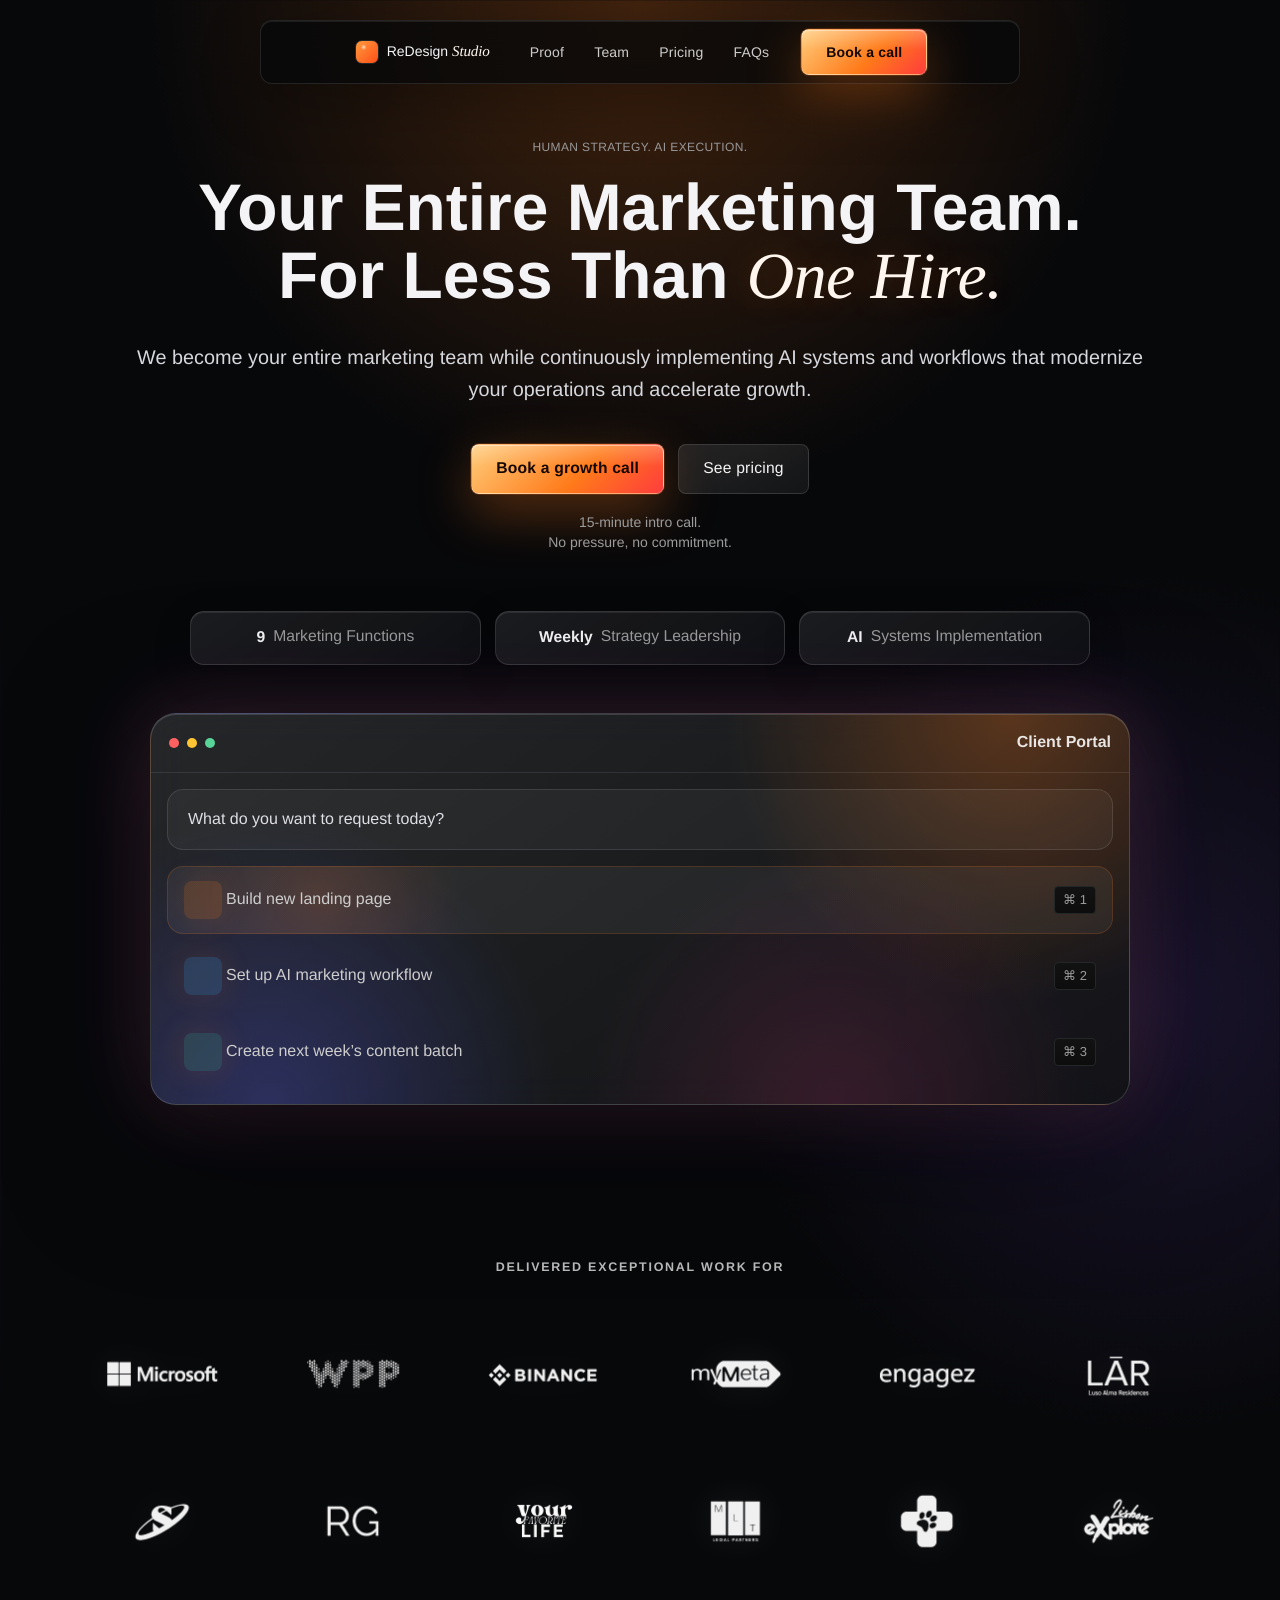
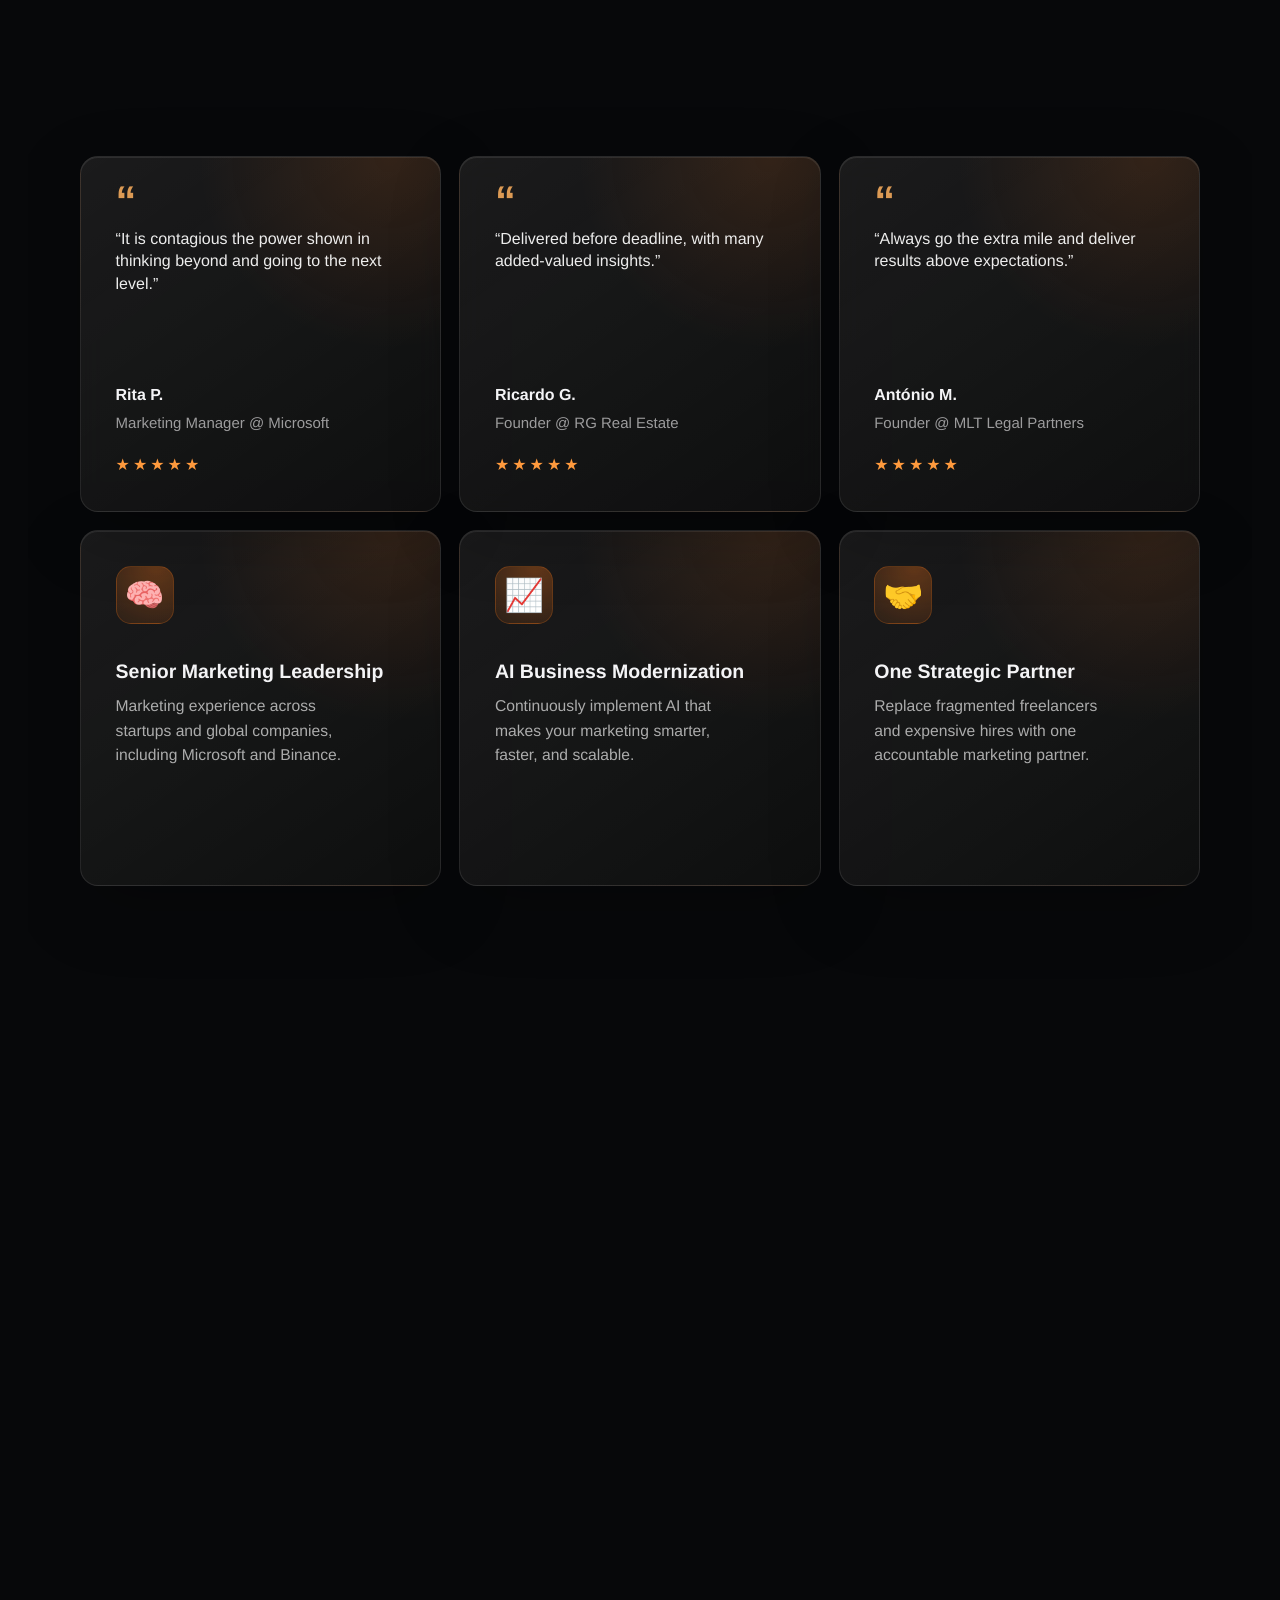
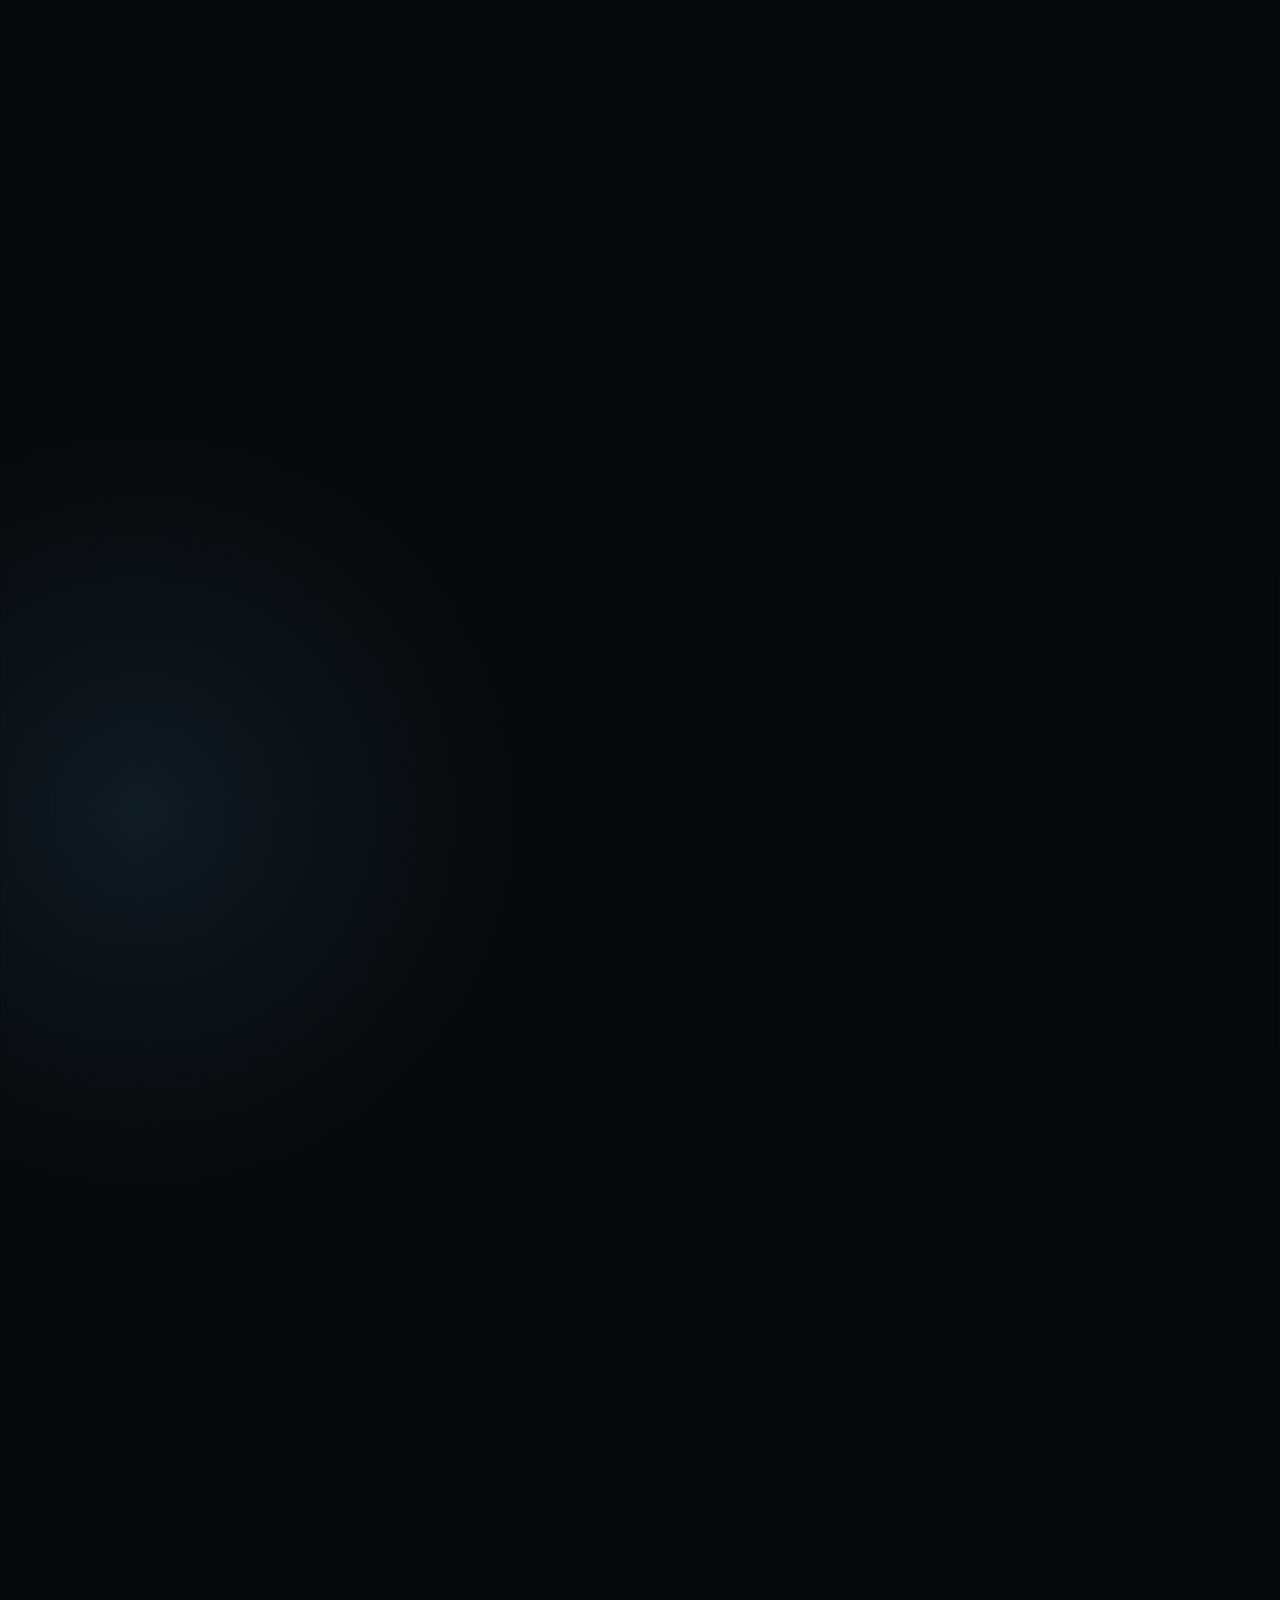
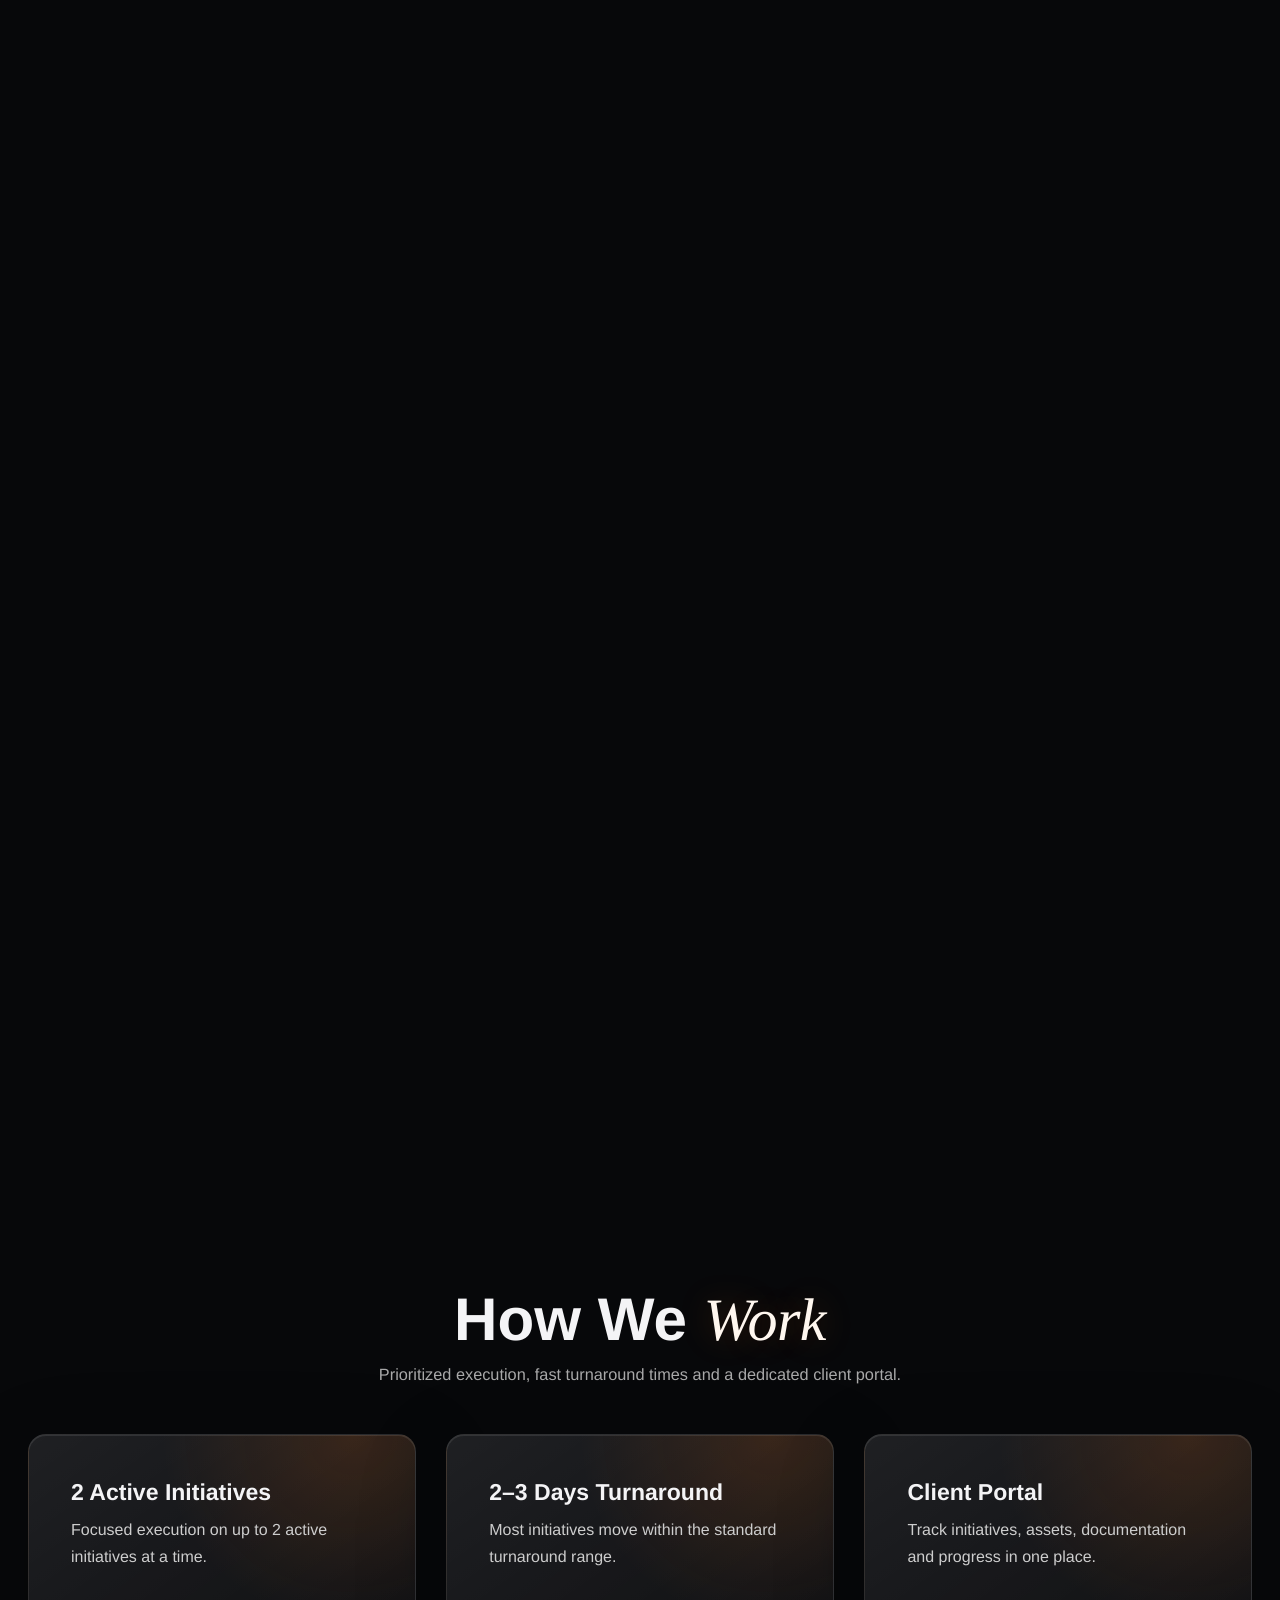
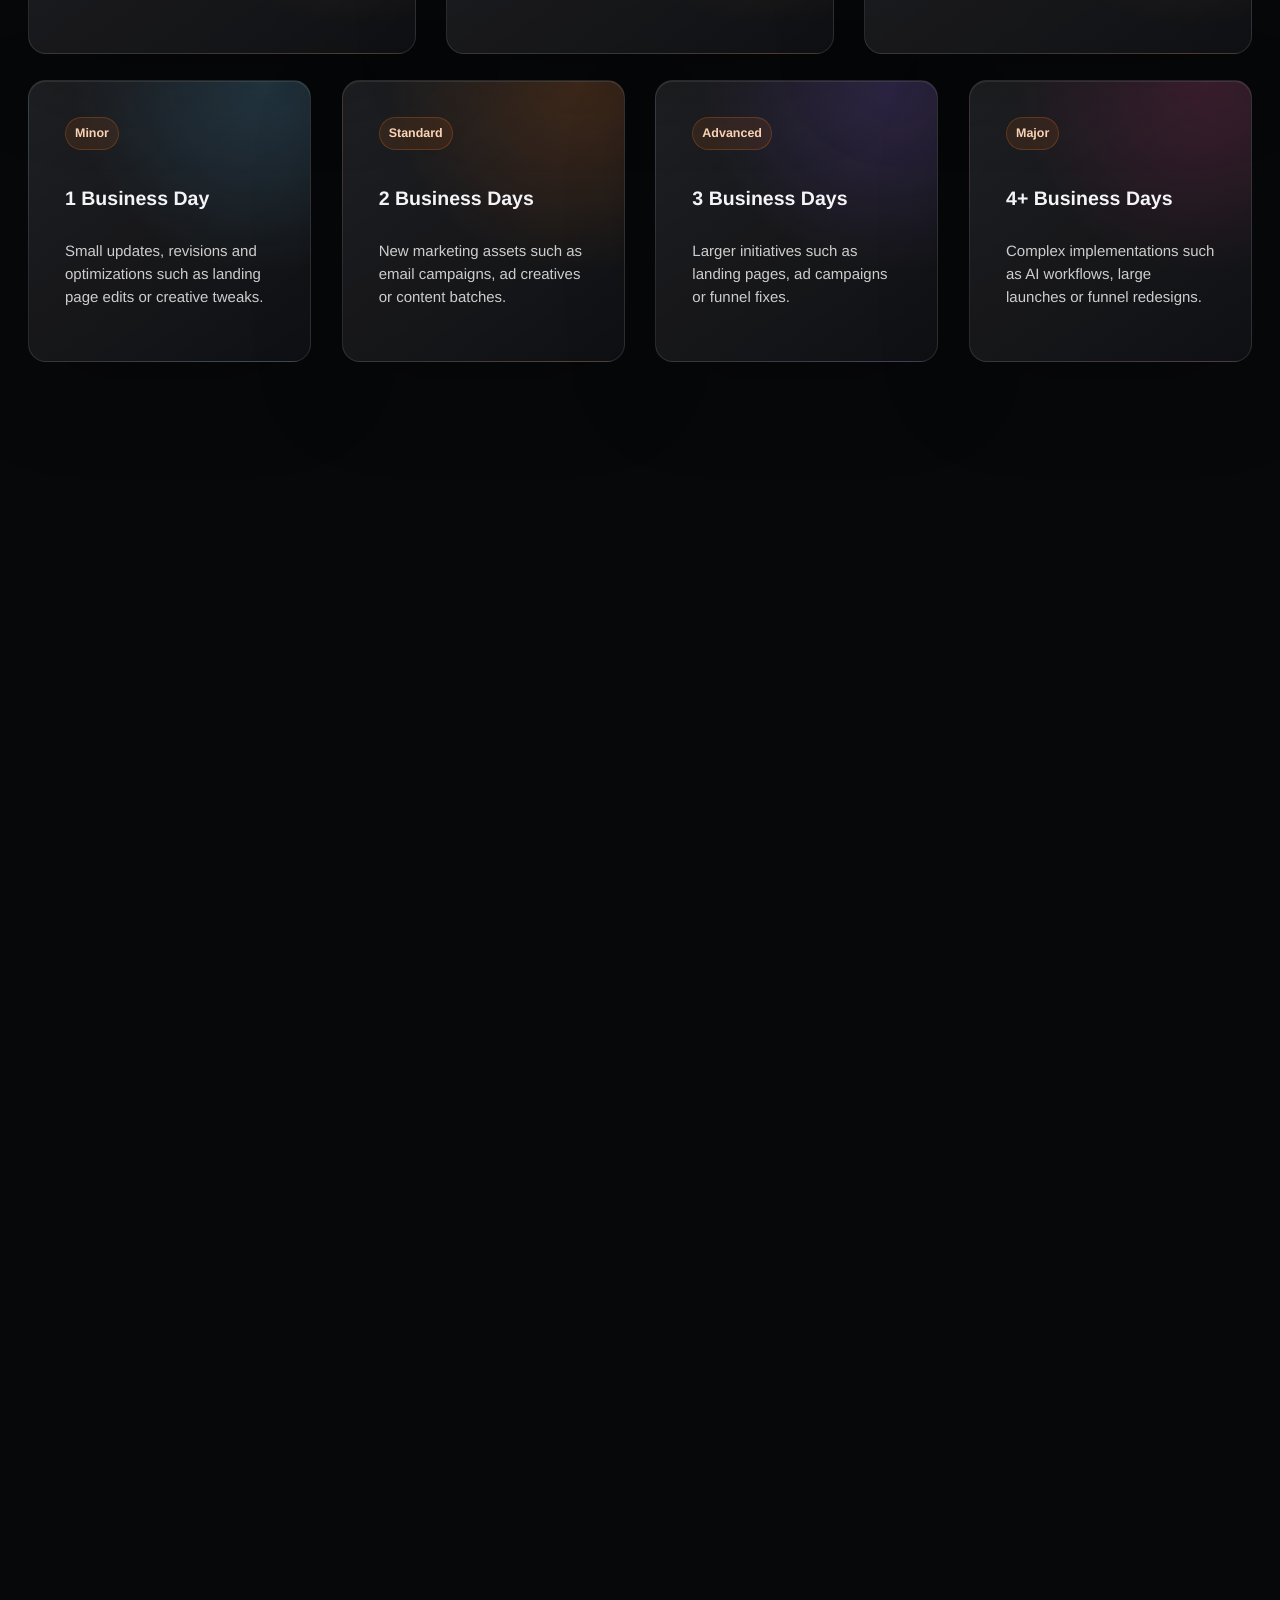
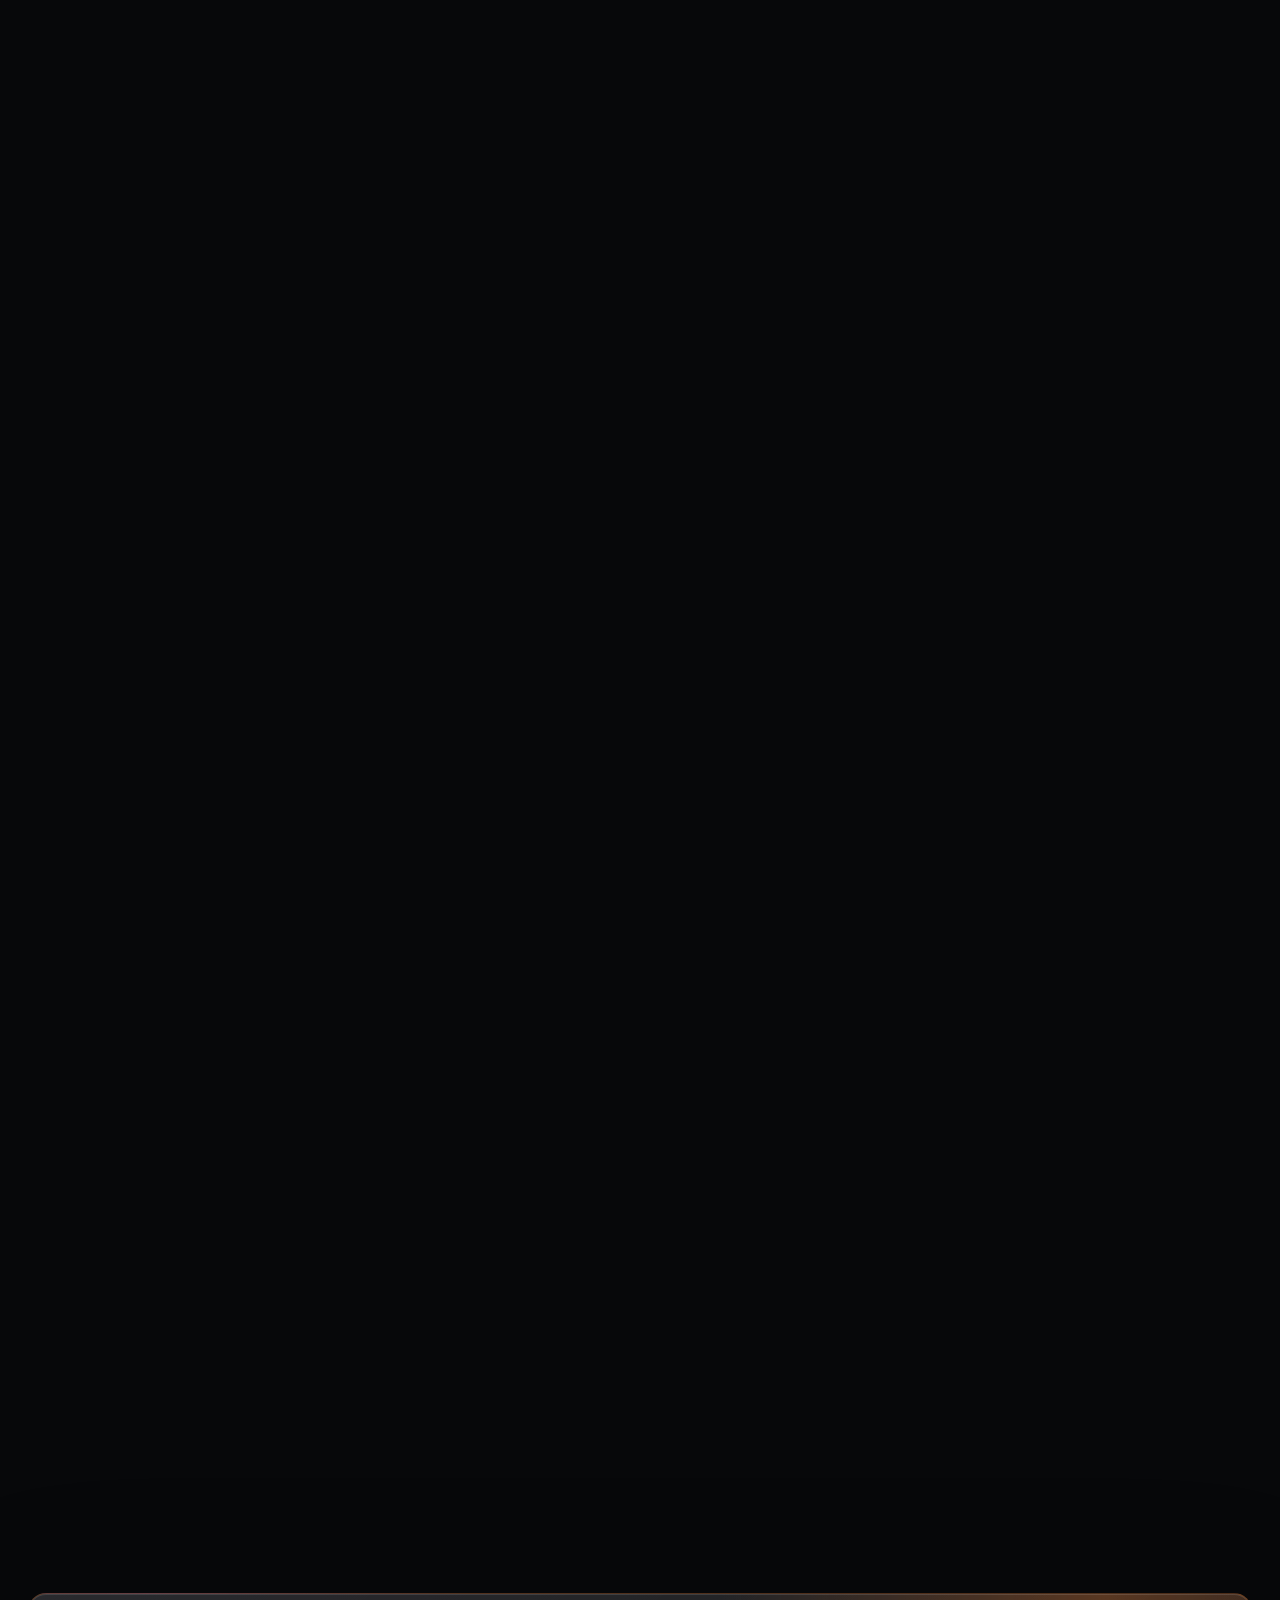
<file: index.html>
<!doctype html>
<html lang="en">
  <head>
    <link rel="preconnect" href="https://www.googletagmanager.com" crossorigin />
    <link rel="preconnect" href="https://www.google-analytics.com" crossorigin />
    <link rel="dns-prefetch" href="//www.googletagmanager.com" />
    <link rel="dns-prefetch" href="//www.google-analytics.com" />
    <!-- Google tag (gtag.js) -->
    <script async src="https://www.googletagmanager.com/gtag/js?id=G-PP689JYNZ3"></script>
    <script>
      window.dataLayer = window.dataLayer || [];
      function gtag(){dataLayer.push(arguments);}
      gtag('js', new Date());

      gtag('config', 'G-PP689JYNZ3');
    </script>
    <meta charset="utf-8" />
    <meta name="viewport" content="width=device-width, initial-scale=1" />
    <title>ReDesign Studio | Your Entire Marketing Team And AI Growth Partner</title>
    <meta
      name="description"
      content="Redesign Studio becomes your entire marketing team while continuously implementing AI systems and workflows that modernize your operations and accelerate growth."
    />
    <meta name="robots" content="index, follow" />
    <meta name="author" content="ReDesign Studio" />
    <meta name="theme-color" content="#050506" />
    <link rel="canonical" href="https://joinredesignstudio.com/" />
    <link rel="icon" href="/favicon.ico" sizes="any" />
    <link rel="icon" href="/Source/Public/assets/icons/favicon-32x32.png" type="image/png" sizes="32x32" />
    <link rel="icon" href="/Source/Public/assets/icons/favicon-16x16.png" type="image/png" sizes="16x16" />
    <link rel="apple-touch-icon" href="/Source/Public/assets/icons/apple-touch-icon.png" sizes="180x180" />
    <link rel="manifest" href="/site.webmanifest" />
    <meta property="og:title" content="ReDesign Studio | Your Entire Marketing Team And AI Growth Partner" />
    <meta
      property="og:description"
      content="Redesign Studio becomes your entire marketing team while continuously implementing AI systems and workflows that modernize your operations and accelerate growth."
    />
    <meta property="og:type" content="website" />
    <meta property="og:url" content="https://joinredesignstudio.com/" />
    <meta property="og:image" content="https://joinredesignstudio.com/Source/Public/assets/social/redesign-studio-social-preview.png" />
    <meta property="og:image:width" content="1920" />
    <meta property="og:image:height" content="1080" />
    <meta property="og:image:alt" content="Redesign Studio AI-powered growth marketing agency preview" />
    <meta property="og:site_name" content="ReDesign Studio" />
    <meta property="og:locale" content="en_US" />
    <meta name="twitter:card" content="summary_large_image" />
    <meta name="twitter:title" content="ReDesign Studio | Your Entire Marketing Team And AI Growth Partner" />
    <meta
      name="twitter:description"
      content="Redesign Studio becomes your entire marketing team while continuously implementing AI systems and workflows that modernize your operations and accelerate growth."
    />
    <meta name="twitter:image" content="https://joinredesignstudio.com/Source/Public/assets/social/redesign-studio-social-preview.png" />
    <meta name="twitter:image:alt" content="Redesign Studio AI-powered growth marketing agency preview" />
    <link rel="stylesheet" href="./Source/Styles/site.css?v=20260701-critical-css-v1" />
    <script type="application/ld+json">
      {
        "@context": "https://schema.org",
        "@type": "ProfessionalService",
        "name": "ReDesign Studio",
        "description": "Redesign Studio becomes your entire marketing team while continuously implementing AI systems and workflows that modernize your operations and accelerate growth.",
        "image": "https://joinredesignstudio.com/Source/Public/assets/social/redesign-studio-social-preview.png",
        "logo": "https://joinredesignstudio.com/Source/Public/assets/icons/android-chrome-512x512.png",
        "serviceType": "Growth marketing and AI systems",
        "areaServed": "International",
        "url": "https://joinredesignstudio.com/",
        "offers": {
          "@type": "Offer",
          "name": "Marketing Team",
          "price": "2500",
          "priceCurrency": "EUR",
          "availability": "https://schema.org/InStock"
        },
        "potentialAction": {
          "@type": "ScheduleAction",
          "target": "https://cal.eu/andre-from-your-favorite-life/intro-call",
          "name": "Book a growth call"
        }
      }
    </script>
  </head>
  <body>
    <header class="site-header" aria-label="Primary navigation">
      <a class="brand" href="#top" aria-label="ReDesign Studio home">
        <span class="brand-mark" aria-hidden="true"></span>
        <span>ReDesign <em>Studio</em></span>
      </a>
      <nav class="nav-links" aria-label="Site navigation">
        <a href="#proof">Proof</a>
        <a href="#team">Team</a>
        <a href="#pricing">Pricing</a>
        <a href="#faq">FAQs</a>
      </nav>
      <a class="nav-cta" href="https://cal.eu/andre-from-your-favorite-life/intro-call" target="_blank" rel="noopener noreferrer">Book a call</a>
    </header>

    <main id="top">
      <section class="hero">
        <div class="hero-copy">
          <p class="eyebrow">HUMAN STRATEGY. AI EXECUTION.</p>
          <h1>Your Entire Marketing Team.<br />For Less Than <em>One Hire.</em></h1>
          <p class="hero-text">
            We become your entire marketing team while continuously implementing AI systems and workflows that modernize your operations and accelerate growth.
          </p>
          <div class="hero-actions">
            <a class="button primary" href="https://cal.eu/andre-from-your-favorite-life/intro-call" target="_blank" rel="noopener noreferrer">Book a growth call</a>
            <a class="button secondary" href="#pricing">See pricing</a>
          </div>
          <p class="cta-note">15-minute intro call.<br />No pressure, no commitment.</p>
          <div class="hero-metrics" aria-label="Growth Department highlights">
            <span><strong>9</strong> Marketing Functions</span>
            <span><strong>Weekly</strong> Strategy Leadership</span>
            <span><strong>AI</strong> Systems Implementation</span>
          </div>
          <div class="hero-console" aria-label="Client Portal preview">
            <div class="console-topbar">
              <span aria-hidden="true"></span>
              <span aria-hidden="true"></span>
              <span aria-hidden="true"></span>
              <p>Client Portal</p>
            </div>
            <div class="console-search">What do you want to request today?</div>
            <div class="console-list">
              <div class="console-row active">
                <span class="console-icon red"></span>
                <p>Build new landing page</p>
                <kbd>⌘ 1</kbd>
              </div>
              <div class="console-row">
                <span class="console-icon blue"></span>
                <p>Set up AI marketing workflow</p>
                <kbd>⌘ 2</kbd>
              </div>
              <div class="console-row">
                <span class="console-icon green"></span>
                <p>Create next week&rsquo;s content batch</p>
                <kbd>⌘ 3</kbd>
              </div>
            </div>
          </div>
        </div>
      </section>

      <section class="trusted-section" id="proof" aria-label="Trusted by teams and founders">
        <p>Delivered Exceptional Work For</p>
        <div class="logo-cloud" aria-label="Trusted company logos">
          <img src="./Source/Public/assets/logos/client-microsoft.png?v=20260628-logo-v13" alt="Microsoft" width="500" height="500" loading="lazy" decoding="async" fetchpriority="low" />
          <img src="./Source/Public/assets/logos/client-wpp.png?v=20260628-logo-v13" alt="WPP" width="500" height="500" loading="lazy" decoding="async" fetchpriority="low" />
          <img src="./Source/Public/assets/logos/client-binance.png?v=20260628-logo-v13" alt="Binance" width="500" height="500" loading="lazy" decoding="async" fetchpriority="low" />
          <img src="./Source/Public/assets/logos/client-mymeta.png?v=20260628-logo-v13" alt="myMeta" width="500" height="500" loading="lazy" decoding="async" fetchpriority="low" />
          <img src="./Source/Public/assets/logos/client-engagez.png?v=20260628-logo-v13" alt="engagez" width="500" height="500" loading="lazy" decoding="async" fetchpriority="low" />
          <img src="./Source/Public/assets/logos/client-lar.png?v=20260628-logo-v13" alt="LAR Luso Alma Residences" width="500" height="500" loading="lazy" decoding="async" fetchpriority="low" />
          <img src="./Source/Public/assets/logos/client-lion-mark.png?v=20260628-logo-v13" alt="Client lion mark" width="500" height="500" loading="lazy" decoding="async" fetchpriority="low" />
          <img src="./Source/Public/assets/logos/client-rg.png?v=20260628-logo-v13" alt="RG Real Estate" width="500" height="500" loading="lazy" decoding="async" fetchpriority="low" />
          <img src="./Source/Public/assets/logos/your-favorite-life.png?v=20260628-logo-v13" alt="Your Favorite Life" width="500" height="500" loading="lazy" decoding="async" fetchpriority="low" />
          <img src="./Source/Public/assets/logos/client-l.png?v=20260628-logo-v13" alt="LL" width="500" height="500" loading="lazy" decoding="async" fetchpriority="low" />
          <img src="./Source/Public/assets/logos/client-pet-cross.png?v=20260628-logo-v13" alt="Client pet care brand" width="500" height="500" loading="lazy" decoding="async" fetchpriority="low" />
          <img src="./Source/Public/assets/logos/client-lisbon-explore.png?v=20260628-logo-v13" alt="Lisbon Explore" width="500" height="500" loading="lazy" decoding="async" fetchpriority="low" />
        </div>
      </section>

      <section class="section social-proof-section">
        <div class="proof-grid">
          <article class="testimonial-card proof-card">
            <blockquote>“It is contagious the power shown in thinking beyond and going to the next level.”</blockquote>
            <div class="testimonial-author">
              <strong>Rita P.</strong>
              <span>Marketing Manager @ Microsoft</span>
            </div>
            <div class="stars" aria-label="5 out of 5 stars">★★★★★</div>
          </article>
          <article class="testimonial-card proof-card">
            <blockquote>“Delivered before deadline, with many added-valued insights.”</blockquote>
            <div class="testimonial-author">
              <strong>Ricardo G.</strong>
              <span>Founder @ RG Real Estate</span>
            </div>
            <div class="stars" aria-label="5 out of 5 stars">★★★★★</div>
          </article>
          <article class="testimonial-card proof-card">
            <blockquote>“Always go the extra mile and deliver results above expectations.”</blockquote>
            <div class="testimonial-author">
              <strong>António M.</strong>
              <span>Founder @ MLT Legal Partners</span>
            </div>
            <div class="stars" aria-label="5 out of 5 stars">★★★★★</div>
          </article>
          <article class="credibility-card proof-card">
            <span aria-hidden="true">🧠</span>
            <h3>Senior Marketing Leadership</h3>
            <p>Marketing experience across startups and global companies, including Microsoft and Binance.</p>
          </article>
          <article class="credibility-card proof-card">
            <span aria-hidden="true">📈</span>
            <h3>AI Business Modernization</h3>
            <p>Continuously implement AI that makes your marketing smarter, faster, and scalable.</p>
          </article>
          <article class="credibility-card proof-card">
            <span aria-hidden="true">🤝</span>
            <h3>One Strategic Partner</h3>
            <p>Replace fragmented freelancers and expensive hires with one accountable marketing partner.</p>
          </article>
        </div>
      </section>

      <section class="section solved-section">
        <div class="section-heading centered">
          <h2>Marketing, <em>Solved</em></h2>
        </div>
        <div class="solved-layout">
          <article class="solved-copy">
            <p>As your business grows, marketing becomes demanding. Hiring an internal team is expensive, while managing freelancers or vendors quickly becomes a full-time job. As AI rapidly changes how businesses operate, keeping up has never been harder.</p>
            <p>ReDesign Studio becomes your marketing team, taking ownership of strategy, execution and continuously implementing AI systems to modernize your marketing operations.</p>
            <p>Every week, we review priorities, identify growth opportunities and execute the highest-impact initiatives for you.</p>
          </article>
          <div class="solved-map" aria-label="Marketing execution consolidated into one team">
            <div class="map-node map-root">Marketing Team</div>
            <div class="map-services">
              <span>Strategy</span>
              <span>Design</span>
              <span>Social</span>
              <span>Website</span>
              <span>Ads</span>
              <span>Content</span>
              <span>Email</span>
              <span>Reporting</span>
              <span>AI</span>
            </div>
            <div class="map-node map-team">ReDesign Studio</div>
          </div>
        </div>
      </section>

      <section class="section weekly-section">
        <div class="section-heading centered">
          <h2>How It <em>Works</em></h2>
        </div>
        <p class="section-kicker">From idea to delivery, every initiative follows the same structured workflow.</p>
        <div class="weekly-loop" aria-label="Weekly marketing operating rhythm">
          <article>
            <span>01</span>
            <strong>Discover</strong>
            <p>Understand the goal, context and define the highest impact initiatives.</p>
          </article>
          <article>
            <span>02</span>
            <strong>Strategy</strong>
            <p>Turn raw inputs and ideas into production ready briefs with clear direction.</p>
          </article>
          <article>
            <span>03</span>
            <strong>Produce</strong>
            <p>Build the deliverable using the right AI workflow overseen by a human specialist.</p>
          </article>
          <article>
            <span>04</span>
            <strong>Review</strong>
            <p>Run internal quality checks before any work is delivered to the client.</p>
          </article>
          <article>
            <span>05</span>
            <strong>Improve</strong>
            <p>Apply feedback and capture learnings to make the system faster and better.</p>
          </article>
        </div>
      </section>

      <section class="section departments-section" id="team">
        <div class="section-heading centered">
          <h2>Your Marketing <em>Team</em></h2>
        </div>
        <div class="department-command">
          <div>
            <span class="command-label">One monthly plan</span>
            <strong>9</strong>
            <h3>Marketing Functions</h3>
            <p>One senior team covers strategy, AI systems, pages, content, ads, funnels, email and social.</p>
          </div>
          <div class="department-grid" aria-label="Marketing team departments">
            <article class="department-card">
              <span aria-hidden="true">🧠</span>
              <h3>Growth Strategy &amp; Leadership</h3>
              <p>Weekly planning, priorities, KPIs, reporting, roadmap, and next steps.</p>
            </article>
            <article class="department-card">
              <span aria-hidden="true">🤖</span>
              <h3>AI &amp; Growth Systems</h3>
              <p>Marketing systems reviews, practical AI workflows, SOPs and team handover.</p>
            </article>
            <article class="department-card">
              <span aria-hidden="true">🌐</span>
              <h3>Landing Pages</h3>
              <p>Campaign landing pages, copywriting, UX/UI design, optimization, and conversion reviews.</p>
            </article>
            <article class="department-card">
              <span aria-hidden="true">🎬</span>
              <h3>Content Engine</h3>
              <p>Content strategy, research, calendars, scripts, editing, formatting, and publishing.</p>
            </article>
            <article class="department-card">
              <span aria-hidden="true">📈</span>
              <h3>Performance Marketing</h3>
              <p>Campaign strategy, launches, ad account management, optimization, and reporting.</p>
            </article>
            <article class="department-card">
              <span aria-hidden="true">✍️</span>
              <h3>Ad Creatives</h3>
              <p>Creative concepts, competitor research, ad copy, design, variations, and iterations.</p>
            </article>
            <article class="department-card">
              <span aria-hidden="true">🧪</span>
              <h3>Funnel Optimization</h3>
              <p>Funnel reviews, competitor analysis, conversion roadmap, and performance improvements.</p>
            </article>
            <article class="department-card">
              <span aria-hidden="true">✉️</span>
              <h3>Email Marketing</h3>
              <p>Email campaigns, strategy, copywriting, design, sequences, and reporting.</p>
            </article>
            <article class="department-card">
              <span aria-hidden="true">📱</span>
              <h3>Social Media Management</h3>
              <p>Publishing, escalation of important enquiries, and optimization.</p>
            </article>
          </div>
        </div>
        <div class="department-scope" id="included">
          <div class="section-heading centered scope-heading">
            <h2>What&rsquo;s <em>Included</em></h2>
            <p>Clear monthly capacity keeps execution focused, predictable and aligned with your priorities.</p>
          </div>
          <div class="scope-list">
            <details open>
              <summary><span>Growth Strategy &amp; Leadership</span><small>Weekly strategic rhythm</small></summary>
              <div class="scope-body">
                <div>
                  <p class="scope-label">Description</p>
                  <p>Every week we review performance, align on priorities and define the highest-impact initiatives to keep your marketing moving forward.</p>
                </div>
                <div>
                  <p class="scope-label">Included</p>
                  <ul>
                    <li><mark class="limit">Up to 1</mark> 45-minute growth strategy meeting <mark class="limit">per week</mark></li>
                    <li>Weekly growth report: KPIs, wins &amp; recommendations</li>
                    <li>Growth roadmap</li>
                    <li>Prioritized weekly initiatives plan</li>
                    <li>Meeting summary &amp; next steps</li>
                    <li>Dedicated client portal</li>
                  </ul>
                </div>
              </div>
            </details>

            <details>
              <summary><span>AI &amp; Growth Systems</span><small>Monthly implementation capacity</small></summary>
              <div class="scope-body">
                <div>
                  <p class="scope-label">Description</p>
                  <p>We identify opportunities to automate repetitive marketing tasks, implement practical AI workflows and document everything so your team can use it.</p>
                </div>
                <div>
                  <p class="scope-label">Included</p>
                  <ul>
                    <li><mark class="limit">Up to 1</mark> marketing systems review <mark class="limit">per month</mark></li>
                    <li><mark class="limit">Up to 1</mark> low-to-medium complexity AI workflow <mark class="limit">per month</mark></li>
                    <li>Workflow documentation: SOPs</li>
                    <li>Optional team training &amp; handover</li>
                    <li>AI recommendations &amp; roadmap</li>
                  </ul>
                </div>
              </div>
            </details>

            <details>
              <summary><span>Landing Pages</span><small>Campaign pages and conversion reviews</small></summary>
              <div class="scope-body">
                <div>
                  <p class="scope-label">Description</p>
                  <p>We design, build and continuously improve landing pages that help turn more visitors into leads and customers.</p>
                </div>
                <div>
                  <p class="scope-label">Included</p>
                  <ul>
                    <li><mark class="limit">Up to 2</mark> campaign landing pages <mark class="limit">per month</mark></li>
                    <li>Landing page copywriting</li>
                    <li>UX/UI design</li>
                    <li>Landing page optimization</li>
                    <li>Conversion reviews &amp; recommendations</li>
                    <li>A/B testing when appropriate</li>
                    <li>Performance reviews</li>
                  </ul>
                </div>
              </div>
            </details>

            <details>
              <summary><span>Content Engine</span><small>Planning, creation, and publishing</small></summary>
              <div class="scope-body">
                <div>
                  <p class="scope-label">Description</p>
                  <p>We help you consistently create and publish content that builds your brand, generates demand and supports your marketing goals.</p>
                </div>
                <div>
                  <p class="scope-label">Included</p>
                  <ul>
                    <li><mark class="limit">Up to 20</mark> content assets <mark class="limit">per month</mark></li>
                    <li><mark class="limit">Up to 2</mark> active social media platforms</li>
                    <li>Content strategy &amp; planning</li>
                    <li>Industry &amp; competitor research</li>
                    <li>Content calendar</li>
                    <li>Copywriting &amp; script writing</li>
                    <li>Creative design &amp; formatting</li>
                    <li>Scheduling &amp; publishing</li>
                    <li>Performance reviews</li>
                  </ul>
                </div>
              </div>
            </details>

            <details>
              <summary><span>Performance Marketing</span><small>Campaigns and active optimization</small></summary>
              <div class="scope-body">
                <div>
                  <p class="scope-label">Description</p>
                  <p>We plan, launch and continuously optimize advertising campaigns that help generate more qualified leads and customers.</p>
                </div>
                <div>
                  <p class="scope-label">Included</p>
                  <ul>
                    <li><mark class="limit">Up to 2</mark> campaign creation &amp; launches <mark class="limit">per month</mark></li>
                    <li><mark class="limit">Up to 2</mark> active advertising platforms</li>
                    <li>Campaign strategy &amp; planning</li>
                    <li>Ad account management</li>
                    <li>Campaign optimization</li>
                    <li>Performance reporting &amp; recommendations</li>
                  </ul>
                </div>
              </div>
            </details>

            <details>
              <summary><span>Ad Creatives</span><small>Concepts, copy, and iterations</small></summary>
              <div class="scope-body">
                <div>
                  <p class="scope-label">Description</p>
                  <p>We create high-performing ad creatives that align with your brand, capture attention and improve campaign performance.</p>
                </div>
                <div>
                  <p class="scope-label">Included</p>
                  <ul>
                    <li><mark class="limit">Up to 10</mark> ad creatives <mark class="limit">per month</mark></li>
                    <li>Creative concept development</li>
                    <li>Creative strategy &amp; competitor research</li>
                    <li>Ad copywriting</li>
                    <li>Creative variations</li>
                    <li>Creative performance reviews</li>
                    <li>Creative updates &amp; iterations</li>
                  </ul>
                </div>
              </div>
            </details>

            <details>
              <summary><span>Funnel Optimization</span><small>Journey reviews and improvements</small></summary>
              <div class="scope-body">
                <div>
                  <p class="scope-label">Description</p>
                  <p>We continuously review and improve your customer journey to help convert more visitors into leads and more leads into customers.</p>
                </div>
                <div>
                  <p class="scope-label">Included</p>
                  <ul>
                    <li><mark class="limit">Up to 1</mark> funnel review <mark class="limit">per month</mark></li>
                    <li><mark class="limit">Up to 2</mark> conversion improvements <mark class="limit">per month</mark></li>
                    <li>Competitor analysis</li>
                    <li>Conversion roadmap</li>
                    <li>Performance reviews</li>
                  </ul>
                </div>
              </div>
            </details>

            <details>
              <summary><span>Email Marketing</span><small>Campaigns, sequences, and reporting</small></summary>
              <div class="scope-body">
                <div>
                  <p class="scope-label">Description</p>
                  <p>We create email campaigns that nurture leads, increase conversions and keep your audience engaged throughout the customer journey.</p>
                </div>
                <div>
                  <p class="scope-label">Included</p>
                  <ul>
                    <li><mark class="limit">Up to 2</mark> email campaigns <mark class="limit">per month</mark></li>
                    <li>Email strategy &amp; campaign planning</li>
                    <li>Email copywriting &amp; design</li>
                    <li>Automated email sequences</li>
                    <li>Performance reporting &amp; recommendations</li>
                  </ul>
                </div>
              </div>
            </details>

            <details>
              <summary><span>Social Media Management</span><small>Publishing and monitoring</small></summary>
              <div class="scope-body">
                <div>
                  <p class="scope-label">Description</p>
                  <p>We manage your social media presence to ensure your content is published, your profiles stay optimized and your audience receives timely responses.</p>
                </div>
                <div>
                  <p class="scope-label">Included</p>
                  <ul>
                    <li><mark class="limit">Up to 2</mark> active social media platforms</li>
                    <li>Scheduling &amp; publishing</li>
                    <li>Profile optimization</li>
                    <li>Community monitoring</li>
                    <li>Escalation of sales &amp; support enquiries</li>
                    <li>Social media recommendations</li>
                  </ul>
                </div>
              </div>
            </details>
          </div>
        </div>
      </section>

      <section class="section exclusions-section">
        <div class="section-heading centered">
          <h2>What&rsquo;s <em>Not Included</em></h2>
          <p>The following services are outside the scope of the monthly subscription.</p>
        </div>
        <div class="project-grid project-detail-grid growth-project-grid">
          <article>
            <span class="project-emoji" aria-hidden="true">🧩</span>
            <h3>On-Site Services</h3>
            <div class="project-examples"><span>Event production</span><span>PR &amp; media outreach</span><span>On-site photography &amp; videography</span></div>
          </article>
          <article>
            <span class="project-emoji" aria-hidden="true">💻</span>
            <h3>Software Development</h3>
            <div class="project-examples"><span>Custom software development</span><span>Complex API integrations</span><span>Enterprise applications</span></div>
          </article>
          <article>
            <span class="project-emoji" aria-hidden="true">🏢</span>
            <h3>Business Functions</h3>
            <div class="project-examples"><span>Internal IT support</span><span>Customer support</span><span>Enterprise infrastructure</span></div>
          </article>
          <article>
            <span class="project-emoji" aria-hidden="true">📦</span>
            <h3>Unlimited Capacity</h3>
            <div class="project-examples"><span>Unlimited initiatives</span><span>Unlimited deliverables</span><span>24/7 communication</span><span>Daily meetings</span><span>Large-scale or enterprise projects</span></div>
          </article>
        </div>
        <p class="pricing-note">Need more capacity?<br />Book a call to discuss a custom Marketing Team Plus plan.</p>
      </section>

      <section class="section capacity-section">
        <div class="section-heading centered">
          <h2>How We <em>Work</em></h2>
        </div>
        <p class="section-kicker">Prioritized execution, fast turnaround times and a dedicated client portal.</p>
        <div class="work-rules">
          <article><span>2</span><h3>2 Active Initiatives</h3><p>Focused execution on up to 2 active initiatives at a time.</p></article>
          <article><span>2&ndash;3 Days</span><h3>2&ndash;3 Days Turnaround</h3><p>Most initiatives move within the standard turnaround range.</p></article>
          <article><span>Portal</span><h3>Client Portal</h3><p>Track initiatives, assets, documentation and progress in one place.</p></article>
        </div>
        <div class="initiative-grid" aria-label="Initiative sizes">
          <article>
            <span>Minor</span>
            <h3>1 Business Day</h3>
            <p>Small updates, revisions and optimizations such as landing page edits or creative tweaks.</p>
          </article>
          <article>
            <span>Standard</span>
            <h3>2 Business Days</h3>
            <p>New marketing assets such as email campaigns, ad creatives or content batches.</p>
          </article>
          <article>
            <span>Advanced</span>
            <h3>3 Business Days</h3>
            <p>Larger initiatives such as landing pages, ad campaigns or funnel fixes.</p>
          </article>
          <article>
            <span>Major</span>
            <h3>4+ Business Days</h3>
            <p>Complex implementations such as AI workflows, large launches or funnel redesigns.</p>
          </article>
        </div>
      </section>

      <section class="section compare-section">
        <div class="section-heading centered">
          <h2>Hiring vs <em>ReDesign Studio</em></h2>
        </div>
        <div class="comparison-table" role="table" aria-label="Compare hiring in-house with ReDesign Studio">
          <div class="comparison-row header" role="row">
            <span role="columnheader">Capability</span>
            <span role="columnheader">Monthly Salary</span>
            <span role="columnheader">ReDesign Studio</span>
          </div>
          <div class="comparison-row" role="row"><span role="cell">Marketing Manager</span><span role="cell">&euro;2,500</span><strong role="cell">Included</strong></div>
          <div class="comparison-row" role="row"><span role="cell">Designer</span><span role="cell">&euro;1,500</span><strong role="cell">Included</strong></div>
          <div class="comparison-row" role="row"><span role="cell">Copywriter</span><span role="cell">&euro;1,500</span><strong role="cell">Included</strong></div>
          <div class="comparison-row" role="row"><span role="cell">Media Buyer</span><span role="cell">&euro;2,000</span><strong role="cell">Included</strong></div>
          <div class="comparison-row" role="row"><span role="cell">Content Strategist</span><span role="cell">&euro;2,000</span><strong role="cell">Included</strong></div>
          <div class="comparison-row" role="row"><span role="cell">Growth Strategist</span><span role="cell">&euro;3,000</span><strong role="cell">Included</strong></div>
          <div class="comparison-row" role="row"><span role="cell">AI Specialist</span><span role="cell">&euro;2,500</span><strong role="cell">Included</strong></div>
          <div class="comparison-row" role="row"><span role="cell">Continuous AI Modernization</span><span role="cell">Additional Cost</span><strong role="cell">Included</strong></div>
          <div class="comparison-row" role="row"><span role="cell">Typical Monthly Investment</span><span role="cell">&asymp; &euro;15,000+</span><strong role="cell">&euro;2,500/month</strong></div>
        </div>
        <p class="pricing-note">Senior strategic leadership and continuous AI systems implementation.</p>
      </section>

      <section class="section pricing-section" id="pricing">
        <div class="section-heading centered">
          <h2><em>Pricing</em></h2>
        </div>
        <div class="pricing-grid">
          <article class="pricing-card featured">
            <p class="eyebrow">Marketing Team</p>
            <h3>&euro;2,500 <span>/ month</span></h3>
            <p class="intro-price">&euro;1,250 First Month</p>
            <p>Perfect for businesses ready to replace scattered marketing efforts with one experienced team that continuously improves and automates your marketing operations.</p>
            <ul class="plan-list">
              <li>Your entire marketing team</li>
              <li>Strategy &amp; AI-powered systems</li>
              <li>Weekly planning &amp; reporting</li>
              <li>Fixed monthly investment</li>
              <li>Pause or cancel anytime</li>
            </ul>
            <a class="button primary" href="https://cal.eu/andre-from-your-favorite-life/intro-call" target="_blank" rel="noopener noreferrer">Book a growth call</a>
          </article>

          <article class="pricing-card capacity-card">
            <p class="eyebrow">Need More Capacity?</p>
            <h3>Marketing Team <strong>Plus</strong></h3>
            <p>As your business grows, so can your Marketing Team.</p>
            <ul class="plan-list">
              <li>Higher execution capacity</li>
              <li>Additional marketing scope</li>
              <li>Additional strategic support</li>
            </ul>
            <a class="button secondary" href="https://cal.eu/andre-from-your-favorite-life/intro-call" target="_blank" rel="noopener noreferrer">Discuss Marketing Team Plus</a>
          </article>
        </div>
      </section>

      <section class="section first-month-section">
        <div class="section-heading centered">
          <h2>Our First Month <em>Together</em></h2>
        </div>
        <div class="timeline-grid phase-grid">
          <article>
            <span>Week 1</span>
            <h3>Onboarding</h3>
            <ul>
              <li>Kick-off meeting</li>
              <li>Business &amp; marketing audit</li>
              <li>Access &amp; platform setup</li>
              <li>Competitor analysis</li>
              <li>KPI definition</li>
            </ul>
          </article>
          <article>
            <span>Week 2</span>
            <h3>Strategy</h3>
            <ul>
              <li>Growth strategy</li>
              <li>Prioritized initiatives</li>
              <li>Campaign planning</li>
              <li>AI opportunities review</li>
              <li>Launch first initiative</li>
            </ul>
          </article>
          <article>
            <span>Week 3</span>
            <h3>Execution</h3>
            <ul>
              <li>Deliver first initiatives</li>
              <li>Optimization &amp; iterations</li>
              <li>AI workflow implementation</li>
            </ul>
          </article>
          <article>
            <span>Week 4</span>
            <h3>Review &amp; Plan</h3>
            <ul>
              <li>Weekly growth review</li>
              <li>Performance report</li>
              <li>Next month&rsquo;s roadmap</li>
            </ul>
          </article>
        </div>
      </section>

      <section class="section projects-section" id="projects">
        <div class="section-heading centered">
          <h2>Growth <em>Projects</em></h2>
          <p>Need support beyond your monthly capacity? We also deliver larger one-time projects that need dedicated implementations.</p>
        </div>
        <div class="project-grid project-detail-grid growth-project-grid">
          <article>
            <span class="project-emoji" aria-hidden="true">🌐</span>
            <h3>Website Projects</h3>
            <p>Build or redesign high-converting multi-page websites for your business.</p>
            <div class="project-examples"><span>Business websites</span><span>Website redesigns</span><span>Multi-page websites</span><span>Website migrations</span></div>
          </article>
          <article>
            <span class="project-emoji" aria-hidden="true">🤖</span>
            <h3>AI Transformation Projects</h3>
            <p>Transform your marketing operations with AI-powered workflows, assistants and automations.</p>
            <div class="project-examples"><span>AI marketing assistants</span><span>Lead generation workflows</span><span>Campaign automations</span><span>Content workflows</span><span>AI reporting</span><span>Team training</span></div>
          </article>
          <article>
            <span class="project-emoji" aria-hidden="true">⚙️</span>
            <h3>Marketing Operations Projects</h3>
            <p>Design and build the systems, documentation and infrastructure that help your marketing operate more efficiently.</p>
            <div class="project-examples"><span>Marketing OS</span><span>Client portals</span><span>KPI dashboards</span><span>SOP libraries</span><span>Campaign playbooks</span><span>Team onboarding</span></div>
          </article>
          <article>
            <span class="project-emoji" aria-hidden="true">🎥</span>
            <h3>Long-form Content</h3>
            <p>Create high-quality long-form content for education, authority and demand generation.</p>
            <div class="project-examples"><span>YouTube</span><span>Podcasts</span><span>Webinars</span></div>
          </article>
          <article>
            <span class="project-emoji" aria-hidden="true">🚀</span>
            <h3>Digital Products</h3>
            <p>Launch digital products that help you generate leads, educate customers and create new revenue streams.</p>
            <div class="project-examples"><span>Courses</span><span>Memberships</span><span>Coaching programs</span><span>Lead magnets</span><span>Templates</span></div>
          </article>
        </div>
      </section>

      <section class="section faq-section" id="faq">
        <h2><em>FAQs</em></h2>
        <div class="faq-list">
          <details>
            <summary>Do you replace our internal team or support them?</summary>
            <p>Both are possible. We can operate as your outsourced Marketing Team or support your internal team with strategy, execution capacity and AI-powered systems.</p>
          </details>
          <details>
            <summary>Are you a traditional agency?</summary>
            <p>No. Traditional agencies execute marketing campaigns. We become your long-term AI Growth Partner, combining senior marketing strategy, full-service execution and continuous AI implementation to modernize how your marketing operates.</p>
          </details>
          <details>
            <summary>Can we pause or cancel?</summary>
            <p>Yes. You can pause or cancel when your business priorities change.</p>
          </details>
          <details>
            <summary>What can we request?</summary>
            <p>You can request work across growth strategy, AI systems, landing pages, content, performance marketing, ad creatives, funnel optimization, email marketing and social media management within the monthly capacity.</p>
          </details>
          <details>
            <summary>What is not included?</summary>
            <p>Specialist services, custom development, business operations support, unlimited deliverables, 24/7 communication, daily meetings and large-scale enterprise projects are outside the monthly subscription.</p>
          </details>
          <details>
            <summary>What happens in the first month?</summary>
            <p>We onboard your business, complete the audit, set up access, review competitors, define KPIs, build the roadmap and launch the first priority initiative.</p>
          </details>
          <details>
            <summary>Who is this best for?</summary>
            <p>It is best for founder-led and growing businesses that have a proven offer and want consistent marketing execution without hiring a full in-house team.</p>
          </details>
          <details>
            <summary>What happens after I book a call?</summary>
            <p>We review your goals, identify growth gaps and recommend the next best steps. If the Marketing Team subscription is a fit, we explain how onboarding would work.</p>
          </details>
          <details>
            <summary>Do I need anything before starting?</summary>
            <p>No. If your goals, assets or systems are messy, we organize the starting point during onboarding.</p>
          </details>
        </div>
      </section>

      <section class="contact-section" id="contact">
        <div>
          <h2>Book a <em>Growth Call</em></h2>
          <p>Discover how ReDesign Studio could improve and modernize your marketing.</p>
          <a class="button primary" href="https://cal.eu/andre-from-your-favorite-life/intro-call" target="_blank" rel="noopener noreferrer">Book a growth call</a>
          <div class="contact-steps" aria-label="What happens next">
            <span>1. Share your goals</span>
            <span>2. Review growth gaps</span>
            <span>3. Get AI recommendations</span>
          </div>
        </div>
      </section>
    </main>
  </body>
</html>
</file>
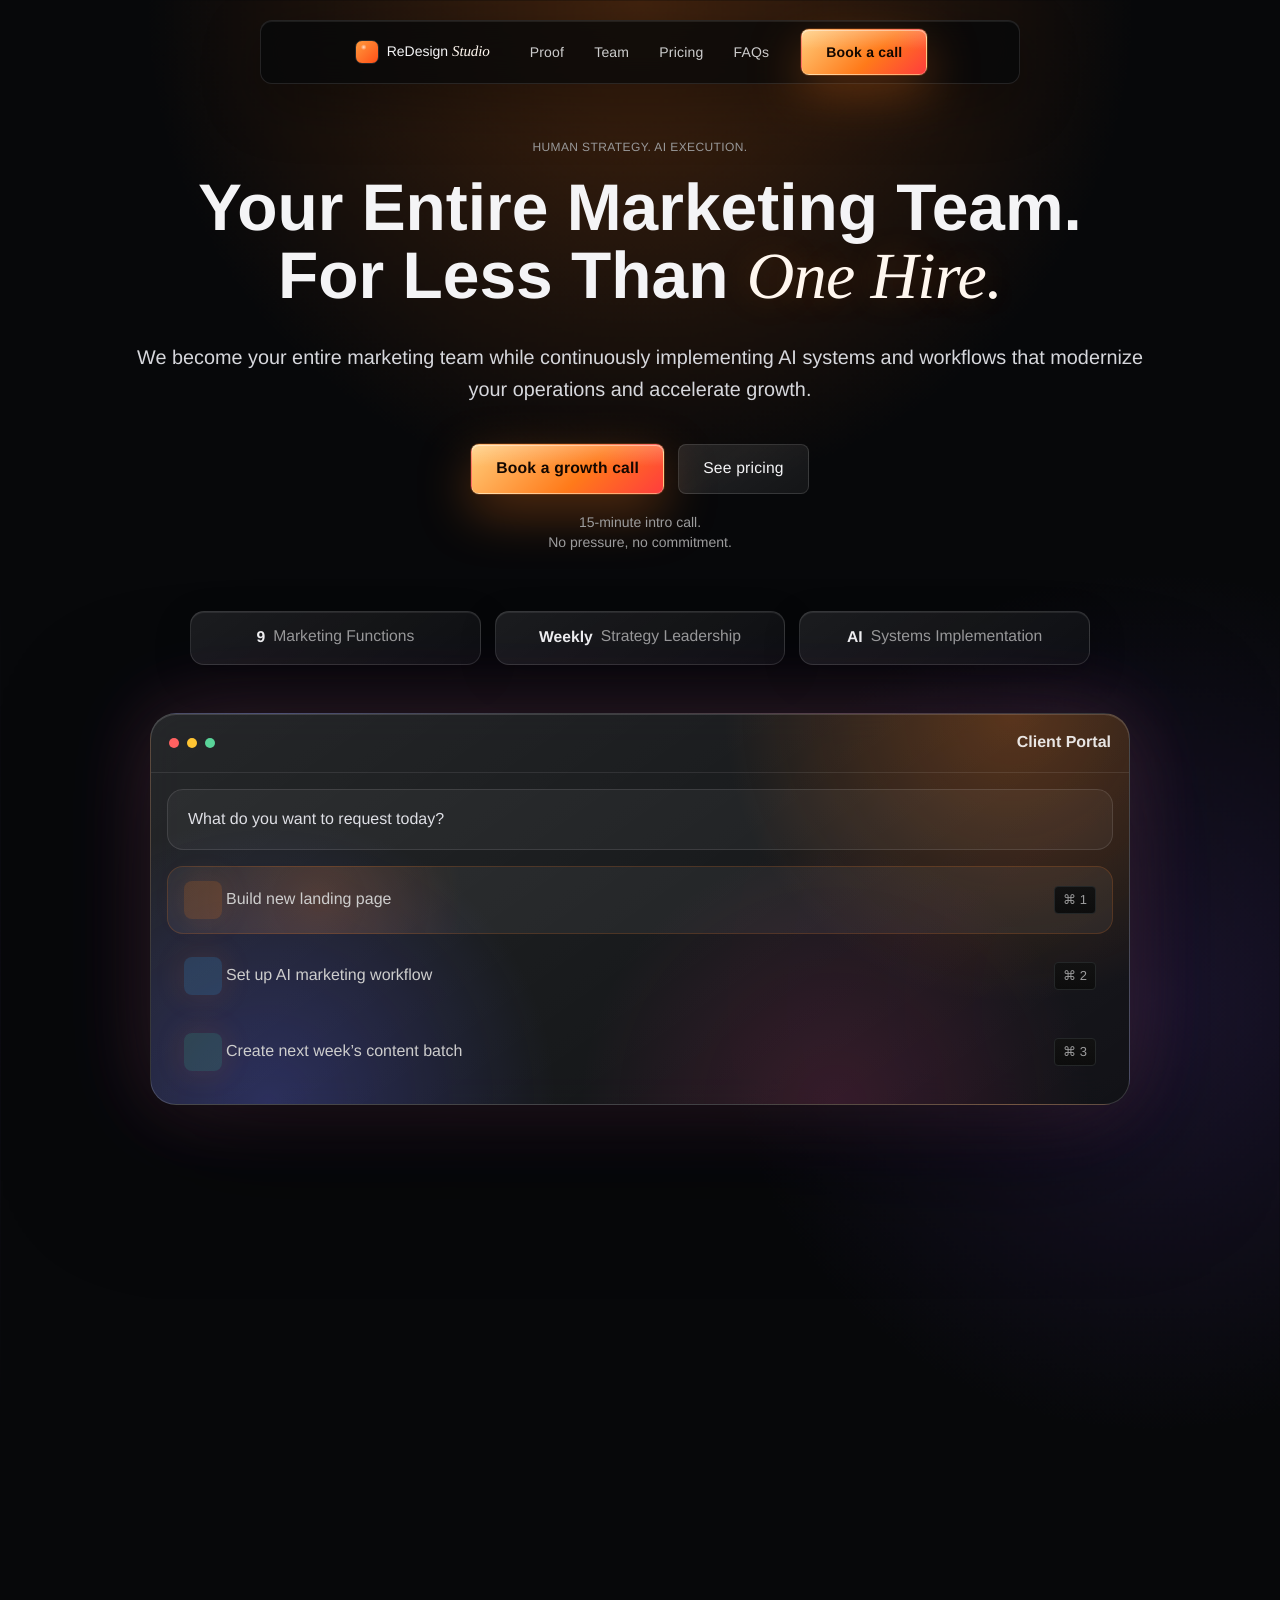
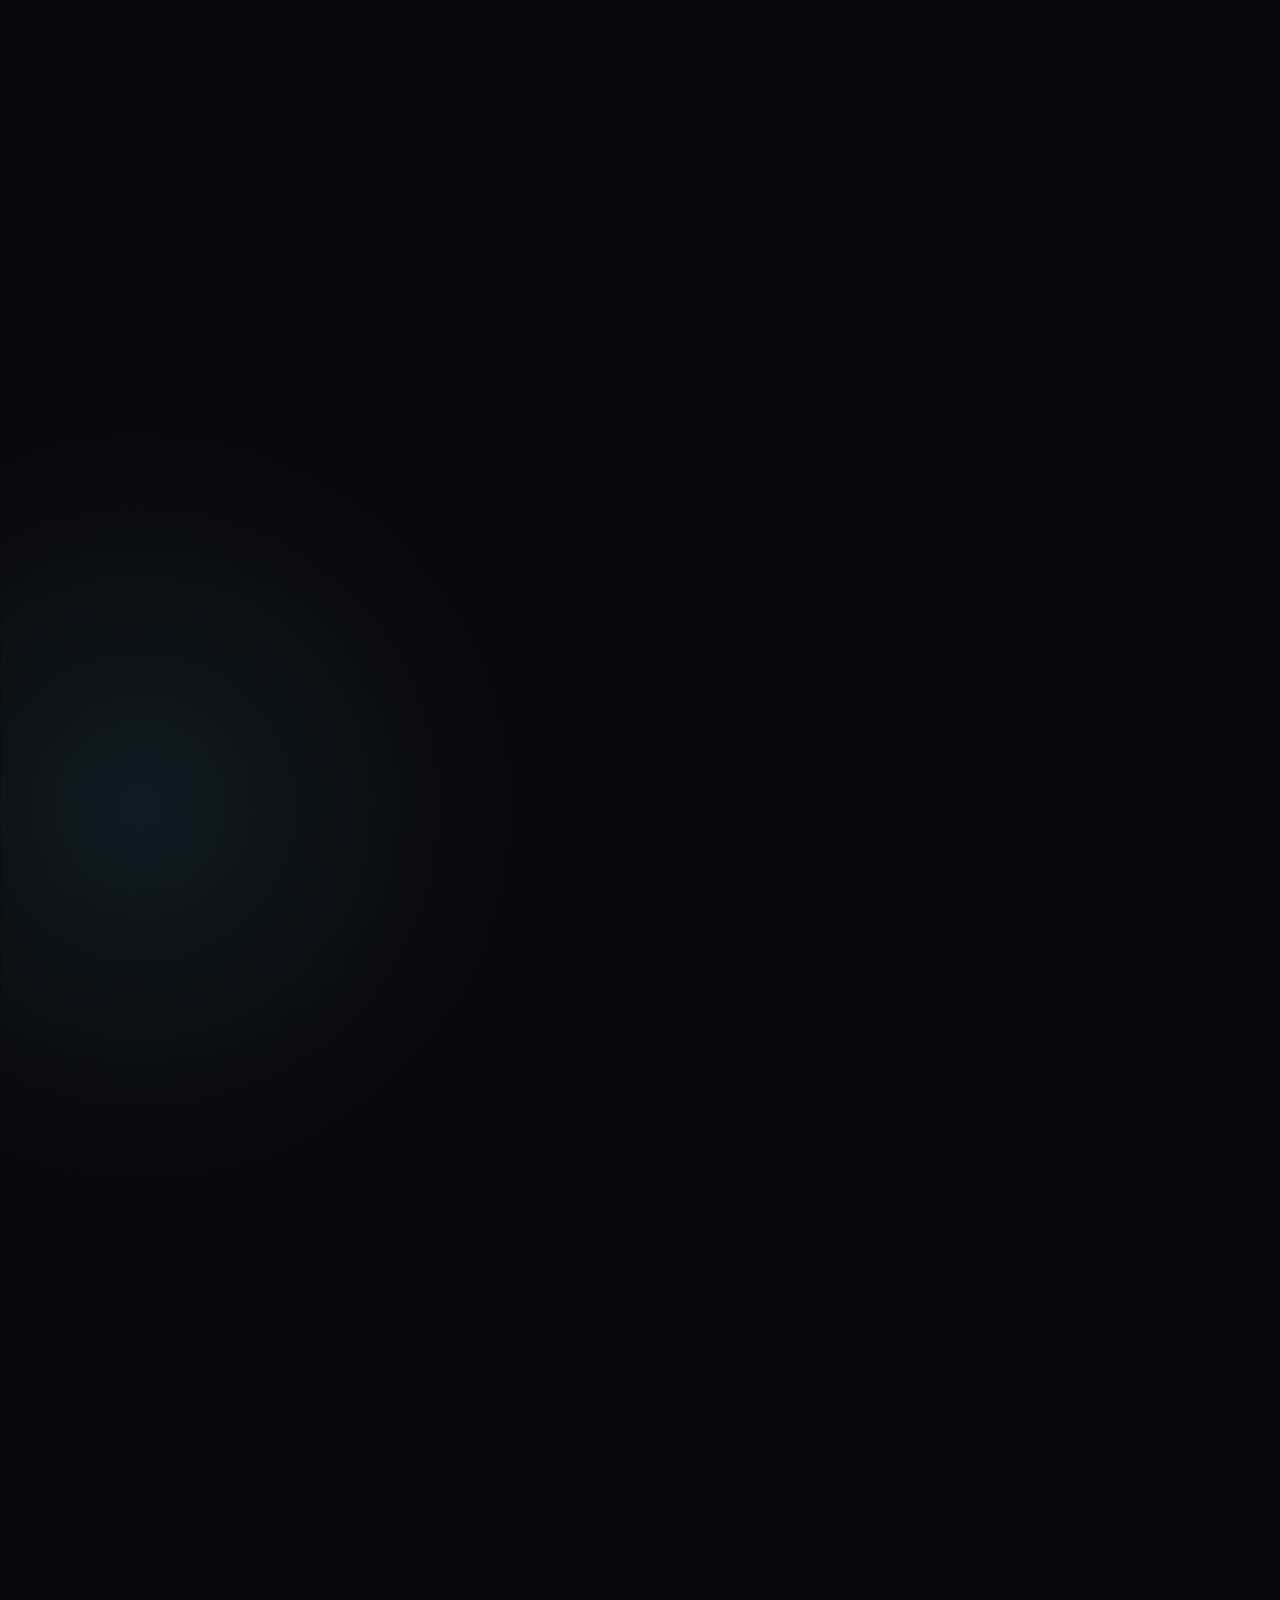
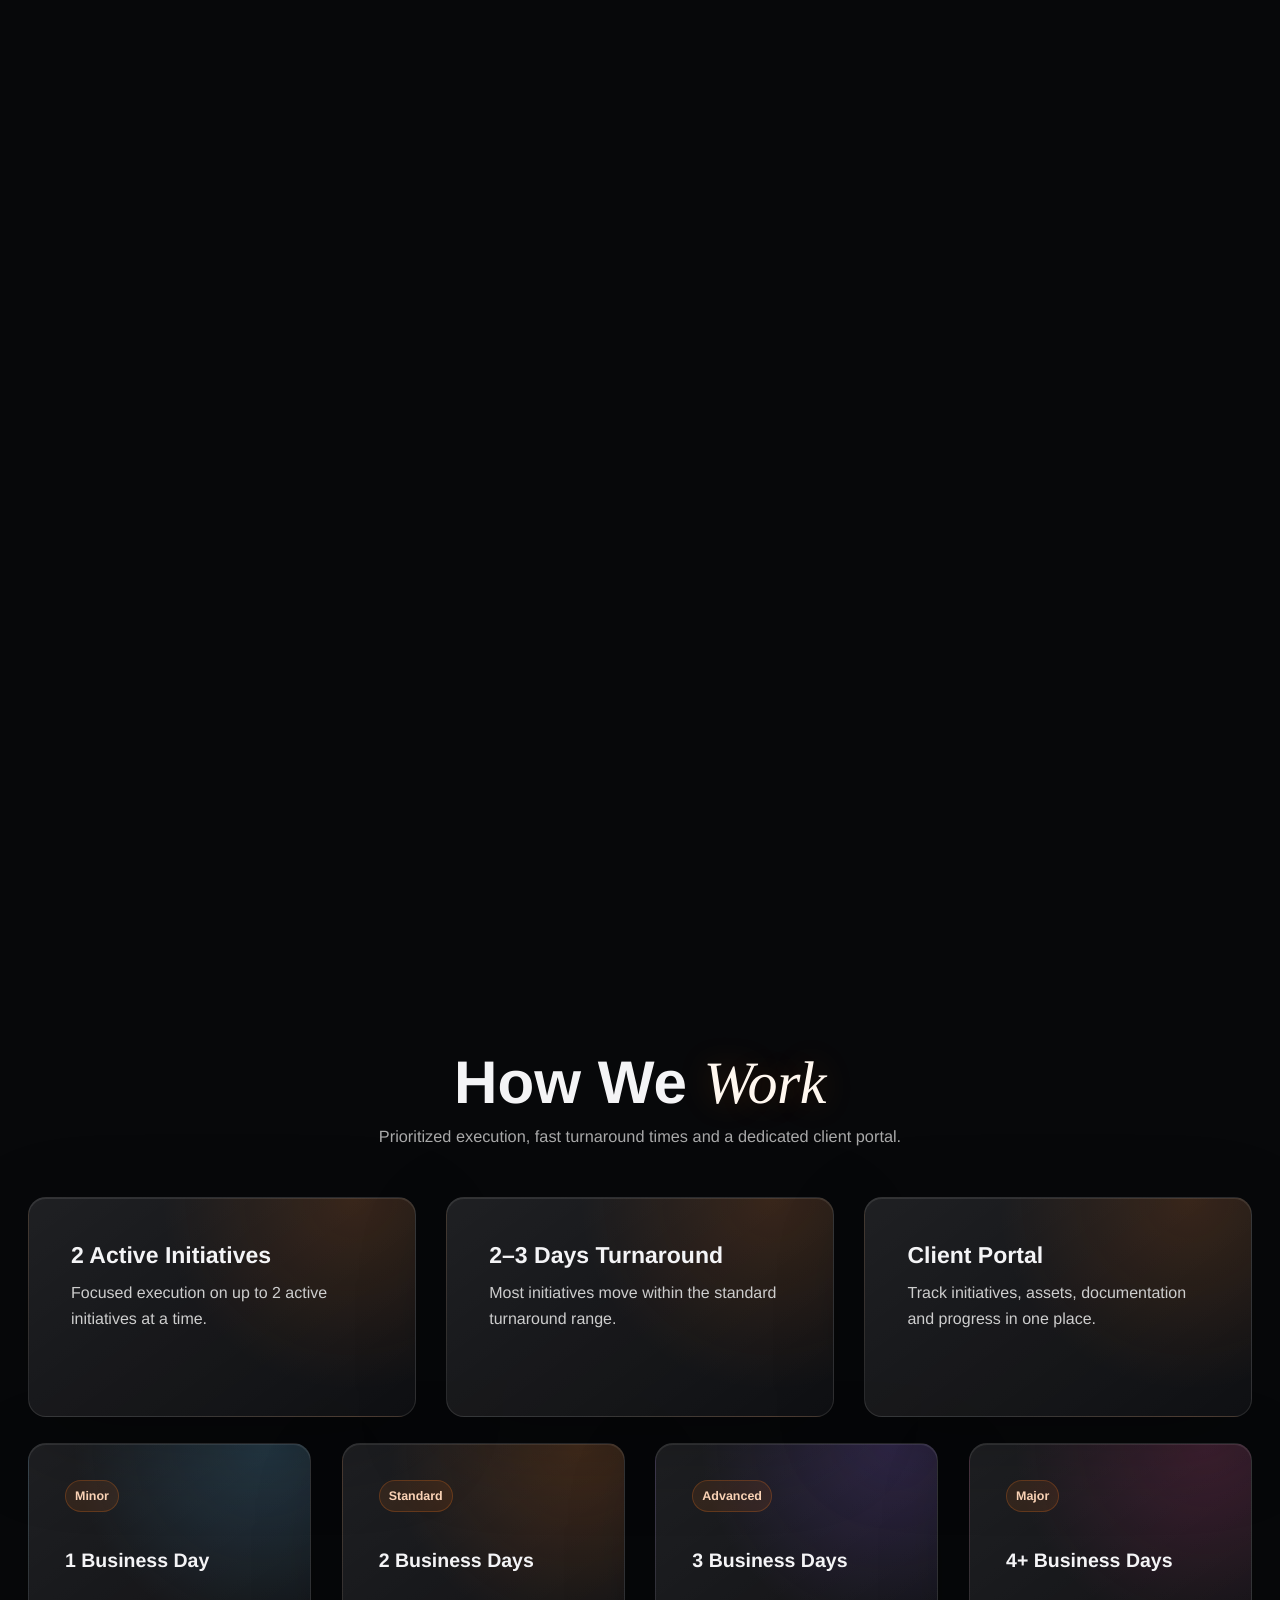
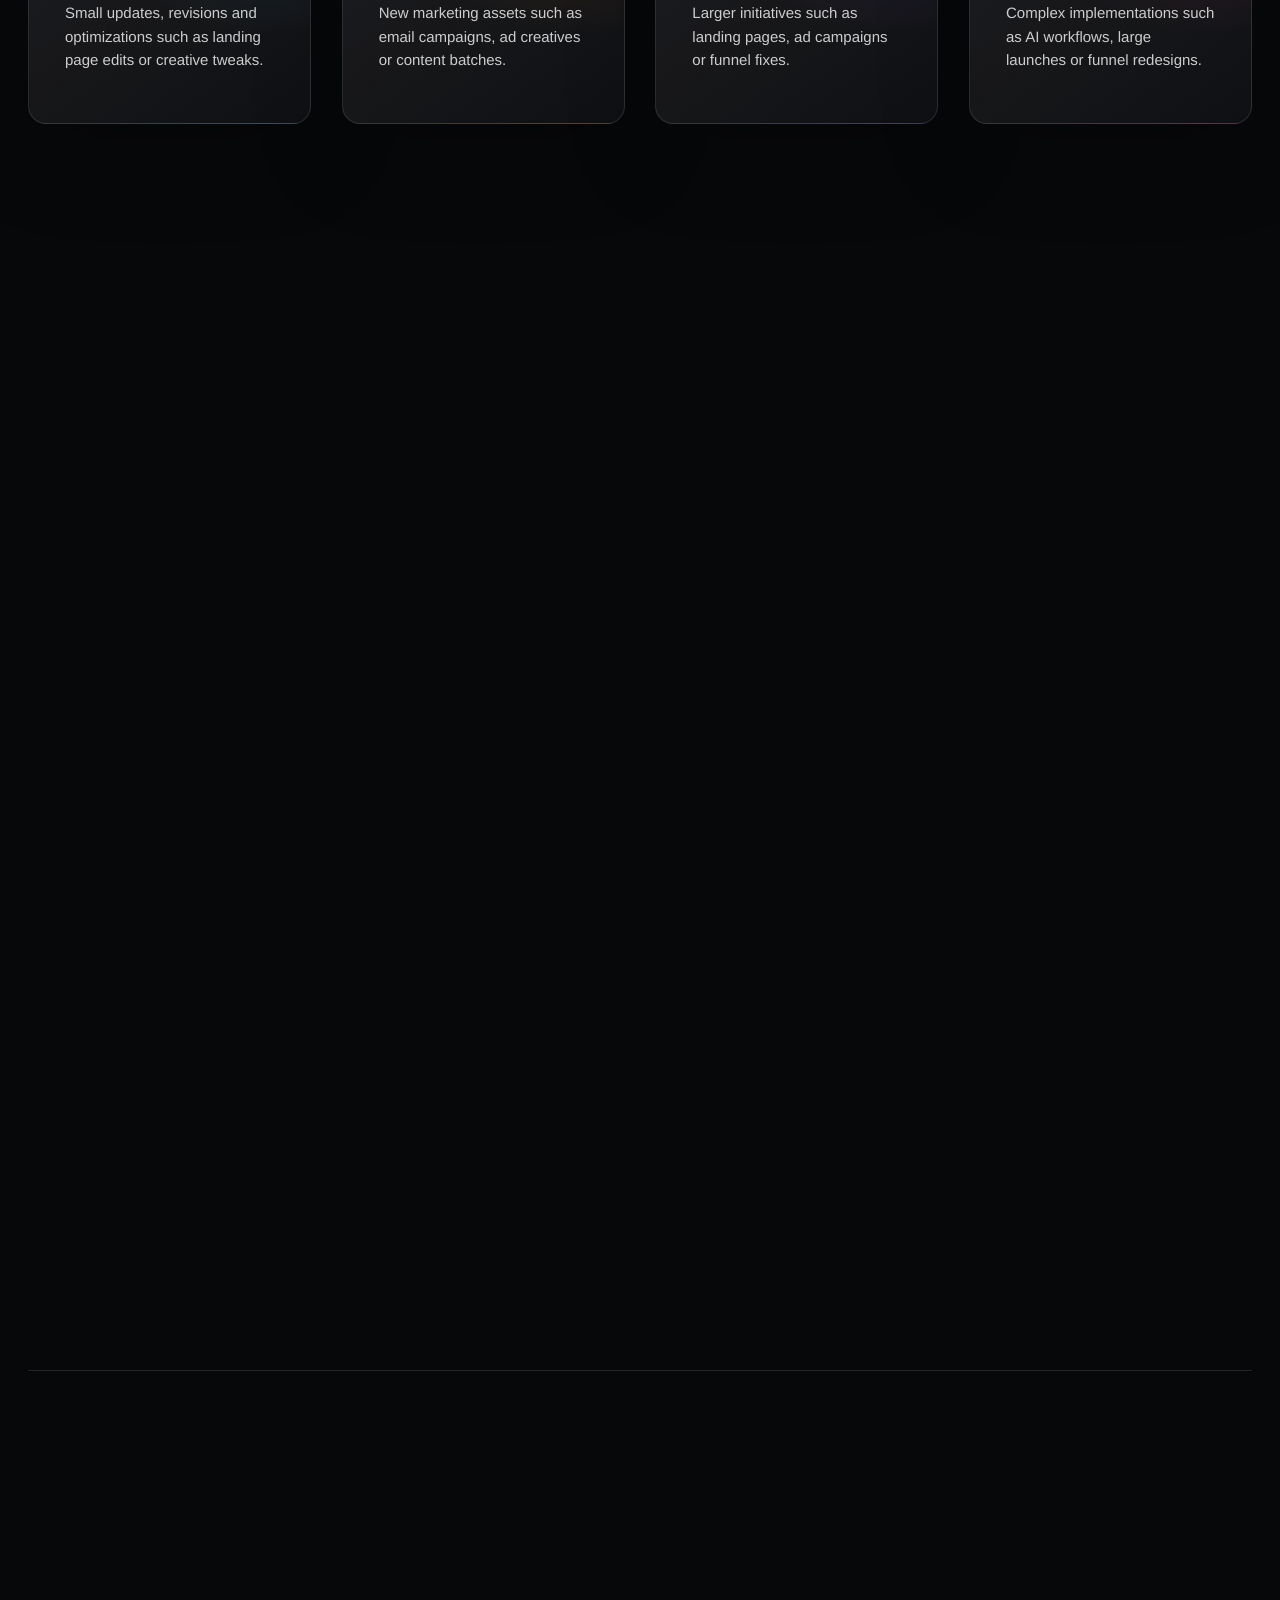
<file: Source/Pages/index.html>
<!doctype html>
<html lang="en">
  <head>
    <!-- Google tag (gtag.js) -->
    <script async src="https://www.googletagmanager.com/gtag/js?id=G-PP689JYNZ3"></script>
    <script>
      window.dataLayer = window.dataLayer || [];
      function gtag(){dataLayer.push(arguments);}
      gtag('js', new Date());

      gtag('config', 'G-PP689JYNZ3');
    </script>
    <meta charset="utf-8" />
    <meta name="viewport" content="width=device-width, initial-scale=1" />
    <meta http-equiv="refresh" content="0; url=/" />
    <link rel="canonical" href="https://joinredesignstudio.com/" />
    <meta name="robots" content="noindex, follow" />
    <title>Redesign Studio | AI-Powered Growth Marketing Agency</title>
  </head>
  <body>
    <p><a href="/">Open ReDesign Studio</a></p>
  </body>
</html>
</file>
<file: Source/Styles/site.css>
:root {
  color-scheme: dark;
  --bg: #050506;
  --panel: #0d0d10;
  --panel-soft: #141419;
  --ink: #f7f4ec;
  --muted: #a4a0a0;
  --line: rgba(255, 255, 255, 0.12);
  --line-strong: rgba(255, 255, 255, 0.22);
  --orange: #ff5b2e;
  --yellow: #f5c84b;
  --pink: #ff2d8f;
  --blue: #3147ff;
  --cyan: #35d7ff;
  --green: #56dd8d;
  --radius: 28px;
  --font-sans: "Inter", "Helvetica Neue", Helvetica, Arial, -apple-system, BlinkMacSystemFont, "Segoe UI", sans-serif;
  --font-serif: Georgia, "Times New Roman", Times, serif;
  --font-mono: "SF Mono", SFMono-Regular, Menlo, Consolas, monospace;
}

* {
  box-sizing: border-box;
}

html {
  overflow-x: hidden;
  scroll-behavior: smooth;
}

body {
  margin: 0;
  overflow-x: hidden;
  background:
    radial-gradient(circle at 78% 8%, rgba(49, 71, 255, 0.2), transparent 30rem),
    radial-gradient(circle at 10% 28%, rgba(143, 61, 255, 0.16), transparent 28rem),
    radial-gradient(circle at 92% 46%, rgba(255, 91, 46, 0.16), transparent 24rem),
    var(--bg);
  color: var(--ink);
  font-family: var(--font-sans);
  line-height: 1.45;
  text-rendering: geometricPrecision;
}

body::before,
body::after {
  position: fixed;
  top: 0;
  bottom: 0;
  z-index: -1;
  width: 1px;
  content: "";
  background: var(--line);
}

body::before {
  left: 6vw;
}

body::after {
  right: 6vw;
}

a {
  color: inherit;
  text-decoration: none;
}

img {
  display: block;
  max-width: 100%;
}

.visually-hidden {
  position: absolute;
  width: 1px;
  height: 1px;
  padding: 0;
  margin: -1px;
  overflow: hidden;
  clip: rect(0, 0, 0, 0);
  white-space: nowrap;
  border: 0;
}

h1,
h2,
h3,
h4,
p {
  margin-top: 0;
}

em {
  color: #fff2c3;
  font-family: var(--font-serif);
  font-style: italic;
  font-weight: 400;
  letter-spacing: 0;
  line-height: 0.9;
  text-shadow: 0 0 34px rgba(245, 200, 75, 0.18);
}

.site-header {
  position: sticky;
  top: 18px;
  z-index: 10;
  display: grid;
  grid-template-columns: 1fr auto auto;
  gap: 18px;
  align-items: center;
  width: min(1180px, calc(100% - 40px));
  margin: 18px auto 0;
  padding: 10px;
  border: 1px solid var(--line);
  border-radius: 999px;
  background: rgba(5, 5, 6, 0.78);
  box-shadow: 0 18px 60px rgba(0, 0, 0, 0.38);
  backdrop-filter: blur(20px);
}

.brand {
  display: inline-flex;
  gap: 10px;
  align-items: center;
  width: fit-content;
  padding-left: 8px;
  font-size: 1rem;
  font-weight: 750;
}

.brand-mark {
  position: relative;
  width: 34px;
  height: 34px;
  border-radius: 50%;
  background: linear-gradient(135deg, var(--orange), var(--pink));
}

.brand-mark::after {
  position: absolute;
  inset: 11px 8px 8px;
  content: "";
  border-bottom: 3px solid #09090b;
  border-radius: 0 0 999px 999px;
}

.nav-links {
  display: flex;
  gap: 2px;
  align-items: center;
  padding: 3px;
  border-radius: 999px;
  background: rgba(255, 255, 255, 0.05);
}

.nav-links a,
.nav-cta {
  display: inline-flex;
  align-items: center;
  justify-content: center;
  min-height: 40px;
  padding: 0 14px;
  border-radius: 999px;
  color: var(--muted);
  font-size: 0.9rem;
  font-weight: 700;
}

.nav-links a:hover {
  color: var(--ink);
  background: rgba(255, 255, 255, 0.1);
}

.nav-cta {
  color: #09090b;
  background: var(--ink);
}

.hero,
.section,
.contact-section {
  width: min(1180px, calc(100% - 40px));
  margin-inline: auto;
}

.hero {
  display: grid;
  grid-template-columns: minmax(0, 0.92fr) minmax(380px, 0.88fr);
  gap: 54px;
  align-items: center;
  min-height: calc(100vh - 120px);
  padding: 48px 0 58px;
}

.eyebrow {
  margin-bottom: 18px;
  color: var(--yellow);
  font-family: var(--font-mono);
  font-size: 0.78rem;
  font-weight: 700;
  text-transform: uppercase;
}

h1 {
  max-width: 760px;
  margin-bottom: 26px;
  font-size: 4.35rem;
  font-weight: 560;
  line-height: 0.95;
}

.hero-text {
  max-width: 640px;
  margin-bottom: 28px;
  color: var(--muted);
  font-size: 1.22rem;
  font-weight: 520;
}

.hero-actions {
  display: flex;
  flex-wrap: wrap;
  gap: 12px;
  margin-bottom: 28px;
}

.button {
  display: inline-flex;
  align-items: center;
  justify-content: center;
  min-height: 52px;
  padding: 0 22px;
  border: 1px solid var(--line-strong);
  border-radius: 999px;
  font-weight: 760;
  transition: transform 160ms ease, border-color 160ms ease, background 160ms ease;
}

.button:hover {
  transform: translateY(-2px);
}

.button.primary {
  border-color: transparent;
  background: var(--ink);
  color: #09090b;
}

.button.secondary {
  color: var(--ink);
  background: rgba(255, 255, 255, 0.06);
}

.hero-metrics {
  display: flex;
  flex-wrap: wrap;
  gap: 10px;
}

.hero-metrics span {
  display: inline-flex;
  gap: 8px;
  align-items: center;
  min-height: 38px;
  padding: 0 13px;
  border: 1px solid var(--line);
  border-radius: 999px;
  color: var(--muted);
  font-size: 0.9rem;
}

.hero-metrics strong {
  color: var(--ink);
}

.section {
  position: relative;
  padding: 104px 0;
}

.section::before {
  position: absolute;
  inset: 24px 0 auto auto;
  z-index: -1;
  width: 20rem;
  height: 20rem;
  content: "";
  border-radius: 50%;
  background: radial-gradient(circle, rgba(49, 71, 255, 0.12), transparent 68%);
  pointer-events: none;
}

.section-heading {
  max-width: 860px;
  margin-bottom: 44px;
}

.section-heading.centered {
  margin-inline: auto;
  text-align: center;
}

h2 {
  margin-bottom: 0;
  font-size: 4.4rem;
  font-weight: 560;
  line-height: 1;
}

.section-heading > p:not(.eyebrow) {
  max-width: 720px;
  margin: 20px auto 0;
  color: var(--muted);
  font-size: 1.12rem;
}

.split-heading {
  display: grid;
  grid-template-columns: minmax(0, 0.9fr) minmax(320px, 0.75fr);
  gap: 44px;
  align-items: end;
  margin-bottom: 42px;
}

.split-heading > p {
  margin-bottom: 6px;
  color: var(--muted);
  font-size: 1.16rem;
}

.proof-strip {
  display: grid;
  grid-template-columns: repeat(4, minmax(0, 1fr));
  gap: 14px;
}

.proof-strip span {
  display: flex;
  min-height: 104px;
  align-items: end;
  padding: 18px;
  overflow: hidden;
  border: 1px solid var(--line);
  border-radius: 22px;
  background:
    radial-gradient(circle at 82% 12%, rgba(255, 45, 143, 0.36), transparent 8rem),
    linear-gradient(145deg, rgba(255, 255, 255, 0.075), rgba(255, 255, 255, 0.02)),
    #101015;
  box-shadow: inset 0 1px rgba(255, 255, 255, 0.1);
  color: var(--ink);
  font-weight: 760;
}

.proof-strip span:nth-child(2) {
  background:
    radial-gradient(circle at 82% 12%, rgba(49, 71, 255, 0.46), transparent 8rem),
    linear-gradient(145deg, rgba(255, 255, 255, 0.075), rgba(255, 255, 255, 0.02)),
    #101015;
}

.proof-strip span:nth-child(3) {
  background:
    radial-gradient(circle at 82% 12%, rgba(255, 91, 46, 0.42), transparent 8rem),
    linear-gradient(145deg, rgba(255, 255, 255, 0.075), rgba(255, 255, 255, 0.02)),
    #101015;
}

.proof-strip span:nth-child(4) {
  background:
    radial-gradient(circle at 82% 12%, rgba(245, 200, 75, 0.34), transparent 8rem),
    linear-gradient(145deg, rgba(255, 255, 255, 0.075), rgba(255, 255, 255, 0.02)),
    #101015;
}

.process-grid,
.project-grid {
  display: grid;
  grid-template-columns: repeat(3, minmax(0, 1fr));
  gap: 18px;
}

.feature-card,
.project-grid article {
  position: relative;
  min-height: 350px;
  padding: 28px;
  overflow: hidden;
  border: 1px solid var(--line);
  border-radius: var(--radius);
  background: var(--panel);
}

.feature-card {
  display: flex;
  flex-direction: column;
  justify-content: flex-end;
  background:
    linear-gradient(145deg, rgba(255, 255, 255, 0.08), rgba(255, 255, 255, 0.02)),
    radial-gradient(circle at 74% 16%, rgba(255, 255, 255, 0.12), transparent 10rem),
    #101015;
  box-shadow: inset 0 1px rgba(255, 255, 255, 0.12);
}

.feature-card::after,
.service-grid article::after,
.project-grid article::after {
  position: absolute;
  right: 0;
  bottom: 0;
  left: 0;
  height: 42%;
  content: "";
  background: radial-gradient(ellipse at 55% 100%, rgba(49, 71, 255, 0.5), transparent 66%);
  opacity: 0.82;
  pointer-events: none;
}

.feature-card > *,
.service-grid article > *,
.project-grid article > * {
  position: relative;
  z-index: 1;
}

.feature-card.warm {
  background:
    linear-gradient(145deg, rgba(255, 255, 255, 0.08), rgba(255, 255, 255, 0.02)),
    radial-gradient(circle at 74% 12%, rgba(245, 200, 75, 0.44), transparent 9rem),
    radial-gradient(circle at 15% 90%, rgba(255, 45, 143, 0.36), transparent 11rem),
    #101015;
}

.feature-card.blue {
  background:
    linear-gradient(145deg, rgba(255, 255, 255, 0.08), rgba(255, 255, 255, 0.02)),
    radial-gradient(circle at 84% 18%, rgba(53, 215, 255, 0.4), transparent 9rem),
    radial-gradient(circle at 20% 90%, rgba(49, 71, 255, 0.62), transparent 13rem),
    #101015;
}

.feature-card.red {
  background:
    linear-gradient(145deg, rgba(255, 255, 255, 0.08), rgba(255, 255, 255, 0.02)),
    radial-gradient(circle at 82% 16%, rgba(255, 91, 46, 0.54), transparent 10rem),
    radial-gradient(circle at 18% 90%, rgba(255, 45, 143, 0.44), transparent 12rem),
    #101015;
}

.feature-card.warm::after { background: radial-gradient(ellipse at 55% 100%, rgba(245, 200, 75, 0.72), transparent 66%); }
.feature-card.blue::after { background: radial-gradient(ellipse at 55% 100%, rgba(49, 71, 255, 0.82), transparent 66%); }
.feature-card.red::after { background: radial-gradient(ellipse at 55% 100%, rgba(255, 91, 46, 0.78), transparent 66%); }

.card-number,
.project-grid span {
  display: inline-grid;
  place-items: center;
  width: 46px;
  height: 46px;
  margin-bottom: auto;
  border: 1px solid var(--line-strong);
  border-radius: 15px;
  color: var(--ink);
  background: rgba(255, 255, 255, 0.06);
  box-shadow: inset 0 0 24px rgba(255, 255, 255, 0.05);
  font-weight: 760;
}

.feature-card h3,
.service-grid h3,
.benefit-grid h3,
.project-grid h3 {
  margin-bottom: 10px;
  font-size: 1.5rem;
  line-height: 1.08;
}

.feature-card p,
.service-grid p,
.benefit-grid p,
.project-grid p {
  margin-bottom: 0;
  color: rgba(247, 244, 236, 0.72);
}

.benefit-grid {
  display: grid;
  grid-template-columns: repeat(5, minmax(0, 1fr));
  gap: 18px;
}

.benefit-grid article {
  min-width: 0;
  padding: 14px;
  border: 1px solid transparent;
  border-radius: 26px;
  transition: border-color 160ms ease, background 160ms ease;
}

.benefit-grid article:hover {
  border-color: var(--line);
  background: rgba(255, 255, 255, 0.035);
}

.tile-art {
  position: relative;
  display: grid;
  width: 100%;
  aspect-ratio: 1 / 1;
  margin-bottom: 20px;
  overflow: hidden;
  place-items: center;
  border-radius: 24px;
  background: var(--panel-soft);
  box-shadow:
    inset 0 1px rgba(255, 255, 255, 0.14),
    0 16px 44px rgba(0, 0, 0, 0.3);
}

.tile-art span {
  width: 68px;
  height: 68px;
  border: 7px solid rgba(255, 255, 255, 0.8);
  border-radius: 18px;
}

.tile-art.yellow { background: radial-gradient(circle at 75% 12%, var(--orange), transparent 30%), linear-gradient(135deg, var(--yellow), #d88f00); }
.tile-art.violet { background: radial-gradient(circle at 74% 16%, var(--yellow), transparent 26%), linear-gradient(135deg, var(--blue), var(--pink)); }
.tile-art.orange { background: radial-gradient(circle at 74% 20%, var(--blue), transparent 28%), linear-gradient(135deg, var(--orange), #d81f00); }
.tile-art.green { background: radial-gradient(circle at 32% 34%, var(--pink), transparent 34%), linear-gradient(135deg, var(--green), #1212b8); }
.tile-art.cyan { background: radial-gradient(circle at 72% 18%, var(--pink), transparent 30%), linear-gradient(135deg, var(--cyan), var(--blue)); }

.included-section {
  border-top: 1px solid var(--line);
}

.service-grid {
  display: grid;
  grid-template-columns: repeat(4, minmax(0, 1fr));
  gap: 18px;
  overflow: visible;
  border: 0;
  border-radius: 0;
  background: transparent;
}

.service-grid article {
  position: relative;
  min-height: 220px;
  overflow: hidden;
  padding: 74px 24px 24px;
  border: 1px solid var(--line);
  border-radius: 24px;
  background:
    linear-gradient(145deg, rgba(255, 255, 255, 0.075), rgba(255, 255, 255, 0.025)),
    #101015;
  box-shadow: inset 0 1px rgba(255, 255, 255, 0.12);
}

.service-grid article::before {
  position: absolute;
  top: 22px;
  left: 22px;
  z-index: 1;
  display: grid;
  width: 38px;
  height: 38px;
  content: "↗";
  place-items: center;
  border: 1px solid rgba(255, 255, 255, 0.16);
  border-radius: 12px;
  color: var(--ink);
  background: rgba(49, 71, 255, 0.28);
  box-shadow: 0 0 34px rgba(49, 71, 255, 0.28);
}

.service-grid article:nth-child(2n)::before { background: rgba(255, 45, 143, 0.24); box-shadow: 0 0 34px rgba(255, 45, 143, 0.24); }
.service-grid article:nth-child(3n)::before { background: rgba(255, 91, 46, 0.26); box-shadow: 0 0 34px rgba(255, 91, 46, 0.26); }
.service-grid article:nth-child(4n)::before { background: rgba(245, 200, 75, 0.24); box-shadow: 0 0 34px rgba(245, 200, 75, 0.22); }
.service-grid article:nth-child(2n)::after { background: radial-gradient(ellipse at 55% 100%, rgba(255, 45, 143, 0.52), transparent 66%); }
.service-grid article:nth-child(3n)::after { background: radial-gradient(ellipse at 55% 100%, rgba(255, 91, 46, 0.56), transparent 66%); }
.service-grid article:nth-child(4n)::after { background: radial-gradient(ellipse at 55% 100%, rgba(245, 200, 75, 0.5), transparent 66%); }

.operating-section {
  border-top: 1px solid var(--line);
}

.operating-grid {
  display: grid;
  grid-template-columns: repeat(5, minmax(0, 1fr));
  gap: 14px;
}

.operating-grid article {
  position: relative;
  min-height: 210px;
  padding: 72px 18px 18px;
  overflow: hidden;
  border: 1px solid var(--line);
  border-radius: 22px;
  background:
    linear-gradient(145deg, rgba(255, 255, 255, 0.068), rgba(255, 255, 255, 0.018)),
    #0d0d10;
  box-shadow: inset 0 1px rgba(255, 255, 255, 0.1);
}

.operating-grid article::before {
  position: absolute;
  top: 20px;
  left: 18px;
  display: grid;
  width: 38px;
  height: 38px;
  content: "";
  place-items: center;
  border: 1px solid rgba(255, 255, 255, 0.14);
  border-radius: 12px;
  background:
    radial-gradient(circle at 60% 40%, rgba(255, 255, 255, 0.58), transparent 0.22rem),
    radial-gradient(circle at 45% 55%, rgba(49, 71, 255, 0.72), transparent 1.15rem),
    rgba(255, 255, 255, 0.06);
  box-shadow: 0 0 34px rgba(49, 71, 255, 0.22);
}

.operating-grid article:nth-child(2n)::before {
  background:
    radial-gradient(circle at 60% 40%, rgba(255, 255, 255, 0.58), transparent 0.22rem),
    radial-gradient(circle at 45% 55%, rgba(255, 45, 143, 0.72), transparent 1.15rem),
    rgba(255, 255, 255, 0.06);
  box-shadow: 0 0 34px rgba(255, 45, 143, 0.22);
}

.operating-grid article:nth-child(3n)::before {
  background:
    radial-gradient(circle at 60% 40%, rgba(255, 255, 255, 0.58), transparent 0.22rem),
    radial-gradient(circle at 45% 55%, rgba(255, 91, 46, 0.72), transparent 1.15rem),
    rgba(255, 255, 255, 0.06);
  box-shadow: 0 0 34px rgba(255, 91, 46, 0.22);
}

.operating-grid h3,
.pricing-card h3,
.timeline-grid h3 {
  margin-bottom: 10px;
  font-size: 1.42rem;
  line-height: 1.08;
}

.operating-grid p,
.pricing-card p,
.timeline-grid li {
  margin-bottom: 0;
  color: rgba(247, 244, 236, 0.72);
}

.scope-section {
  border-top: 1px solid var(--line);
}

.scope-list {
  display: grid;
  gap: 12px;
}

.scope-list details,
.faq-list details {
  border: 1px solid var(--line);
  border-radius: 18px;
  background:
    linear-gradient(145deg, rgba(255, 255, 255, 0.07), rgba(255, 255, 255, 0.025)),
    rgba(255, 255, 255, 0.02);
  box-shadow: inset 0 1px rgba(255, 255, 255, 0.1);
}

.scope-list summary,
.faq-list summary {
  cursor: pointer;
  list-style: none;
}

.scope-list summary::-webkit-details-marker,
.faq-list summary::-webkit-details-marker {
  display: none;
}

.scope-list summary {
  display: grid;
  grid-template-columns: minmax(0, 1fr) auto;
  gap: 20px;
  align-items: center;
  padding: 22px 24px;
}

.scope-list summary span {
  font-size: 1.2rem;
  font-weight: 760;
}

.scope-list summary small {
  color: var(--muted);
  font-weight: 650;
}

.scope-list summary::after,
.faq-list summary::after {
  content: "+";
  color: var(--yellow);
}

.scope-list details[open] summary::after,
.faq-list details[open] summary::after {
  content: "-";
}

.scope-body {
  display: grid;
  grid-template-columns: 1fr 1fr;
  gap: 18px;
  padding: 0 24px 24px;
}

.scope-body div {
  padding: 18px;
  border: 1px solid rgba(255, 255, 255, 0.08);
  border-radius: 14px;
  background: rgba(0, 0, 0, 0.18);
}

.scope-body h4,
.scope-body .scope-label {
  margin-bottom: 8px;
  color: var(--ink);
}

.scope-body .scope-label {
  font-weight: 700;
}

.scope-body p {
  margin-bottom: 0;
  color: var(--muted);
}

.scope-body ul,
.timeline-grid ul,
.plan-list {
  margin: 0;
  padding: 0;
  list-style: none;
}

.scope-body li {
  position: relative;
  padding-left: 18px;
  color: var(--muted);
}

.scope-body li + li {
  margin-top: 8px;
}

.scope-body li::before {
  position: absolute;
  top: 0.63em;
  left: 0;
  width: 6px;
  height: 6px;
  content: "";
  border-radius: 50%;
  background: var(--yellow);
}

.pricing-section,
.first-month-section {
  border-top: 1px solid var(--line);
}

.pricing-grid {
  display: grid;
  grid-template-columns: minmax(0, 1.05fr) minmax(320px, 0.75fr);
  gap: 18px;
  align-items: stretch;
}

.pricing-card {
  position: relative;
  display: flex;
  min-height: 560px;
  flex-direction: column;
  padding: 36px;
  overflow: hidden;
  border: 1px solid var(--line);
  border-radius: 30px;
  background:
    linear-gradient(145deg, rgba(255, 255, 255, 0.075), rgba(255, 255, 255, 0.018)),
    #0b0b0e;
  box-shadow:
    inset 0 1px rgba(255, 255, 255, 0.12),
    0 32px 90px rgba(0, 0, 0, 0.32);
}

.pricing-card::after {
  position: absolute;
  right: 0;
  bottom: 0;
  left: 0;
  height: 48%;
  content: "";
  background: radial-gradient(ellipse at 50% 100%, rgba(49, 71, 255, 0.56), transparent 68%);
  opacity: 0.8;
  pointer-events: none;
}

.pricing-card.featured::after {
  background:
    radial-gradient(ellipse at 22% 100%, rgba(255, 45, 143, 0.38), transparent 54%),
    radial-gradient(ellipse at 76% 100%, rgba(245, 200, 75, 0.46), transparent 60%);
}

.capacity-card::after {
  background: radial-gradient(ellipse at 55% 100%, rgba(255, 91, 46, 0.5), transparent 66%);
}

.pricing-card > * {
  position: relative;
  z-index: 1;
}

.pricing-card h3 {
  margin-bottom: 18px;
  font-size: 4rem;
  letter-spacing: 0;
}

.capacity-card h3 {
  font-size: 3.15rem;
}

.pricing-card h3 span {
  color: var(--muted);
  font-size: 1.16rem;
  font-weight: 680;
}

.intro-price {
  display: inline-flex;
  width: fit-content;
  min-height: 38px;
  align-items: center;
  margin-bottom: 22px;
  padding: 0 13px;
  border: 1px solid rgba(245, 200, 75, 0.38);
  border-radius: 999px;
  color: #ffe4a1;
  background: rgba(245, 200, 75, 0.09);
  font-weight: 760;
}

.plan-list {
  display: grid;
  gap: 12px;
  margin: 28px 0 30px;
}

.plan-list li {
  position: relative;
  padding-left: 26px;
  color: rgba(247, 244, 236, 0.78);
  font-weight: 650;
}

.plan-list li::before {
  position: absolute;
  top: 0.55em;
  left: 0;
  width: 10px;
  height: 10px;
  content: "";
  border-radius: 50%;
  background: linear-gradient(135deg, var(--yellow), var(--orange));
  box-shadow: 0 0 18px rgba(245, 200, 75, 0.34);
}

.pricing-card .button {
  width: fit-content;
  margin-top: auto;
}

.timeline-grid {
  display: grid;
  grid-template-columns: repeat(3, minmax(0, 1fr));
  gap: 18px;
}

.timeline-grid article {
  position: relative;
  min-height: 360px;
  padding: 28px;
  overflow: hidden;
  border: 1px solid var(--line);
  border-radius: var(--radius);
  background:
    linear-gradient(145deg, rgba(255, 255, 255, 0.075), rgba(255, 255, 255, 0.018)),
    #101015;
  box-shadow: inset 0 1px rgba(255, 255, 255, 0.11);
}

.timeline-grid article::after {
  position: absolute;
  right: 0;
  bottom: 0;
  left: 0;
  height: 44%;
  content: "";
  background: radial-gradient(ellipse at 55% 100%, rgba(49, 71, 255, 0.5), transparent 66%);
  opacity: 0.82;
  pointer-events: none;
}

.timeline-grid article:nth-child(2)::after {
  background: radial-gradient(ellipse at 55% 100%, rgba(255, 45, 143, 0.52), transparent 66%);
}

.timeline-grid article:nth-child(3)::after {
  background: radial-gradient(ellipse at 55% 100%, rgba(255, 91, 46, 0.52), transparent 66%);
}

.timeline-grid article > * {
  position: relative;
  z-index: 1;
}

.timeline-grid span {
  display: inline-flex;
  min-height: 36px;
  align-items: center;
  margin-bottom: 86px;
  padding: 0 12px;
  border: 1px solid var(--line-strong);
  border-radius: 999px;
  color: var(--ink);
  background: rgba(255, 255, 255, 0.06);
  font-weight: 760;
}

.timeline-grid li {
  position: relative;
  padding-left: 18px;
}

.timeline-grid li + li {
  margin-top: 8px;
}

.timeline-grid li::before {
  position: absolute;
  top: 0.62em;
  left: 0;
  width: 6px;
  height: 6px;
  content: "";
  border-radius: 50%;
  background: var(--yellow);
}

.exclusion-grid {
  display: flex;
  flex-wrap: wrap;
  gap: 12px;
  justify-content: center;
}

.exclusion-grid span {
  display: inline-flex;
  min-height: 48px;
  align-items: center;
  padding: 0 18px;
  border: 1px solid rgba(255, 91, 46, 0.4);
  border-radius: 999px;
  color: #ffc2b3;
  background: rgba(255, 91, 46, 0.08);
  font-weight: 720;
}

.project-grid article {
  display: flex;
  flex-direction: column;
  background:
    linear-gradient(145deg, rgba(255, 255, 255, 0.075), rgba(255, 255, 255, 0.025)),
    #101015;
}

.project-grid span {
  margin-bottom: 80px;
}

.project-grid article:nth-child(1)::after { background: radial-gradient(ellipse at 55% 100%, rgba(53, 215, 255, 0.5), transparent 66%); }
.project-grid article:nth-child(2)::after { background: radial-gradient(ellipse at 55% 100%, rgba(255, 45, 143, 0.52), transparent 66%); }
.project-grid article:nth-child(3)::after { background: radial-gradient(ellipse at 55% 100%, rgba(255, 91, 46, 0.52), transparent 66%); }
.project-grid article:nth-child(4)::after { background: radial-gradient(ellipse at 55% 100%, rgba(245, 200, 75, 0.5), transparent 66%); }
.project-grid article:nth-child(5)::after { background: radial-gradient(ellipse at 55% 100%, rgba(86, 221, 141, 0.42), transparent 66%); }

.faq-section {
  display: grid;
  grid-template-columns: minmax(0, 0.8fr) minmax(320px, 1fr);
  gap: 54px;
}

.faq-section h2 {
  margin-bottom: 0;
}

.faq-list {
  display: grid;
  gap: 12px;
}

.faq-list summary {
  display: grid;
  grid-template-columns: minmax(0, 1fr) auto;
  gap: 16px;
  padding: 20px 22px;
  font-size: 1.05rem;
  font-weight: 740;
}

.faq-list p {
  margin: -4px 22px 22px;
  color: var(--muted);
}

.contact-section {
  min-height: 620px;
  padding: 64px;
  overflow: hidden;
  border: 1px solid var(--line);
  border-radius: 34px;
  background:
    linear-gradient(145deg, rgba(255, 255, 255, 0.07), rgba(255, 255, 255, 0.01)),
    radial-gradient(circle at 88% 20%, rgba(255, 91, 46, 0.38), transparent 18rem),
    radial-gradient(circle at 72% 82%, rgba(49, 71, 255, 0.44), transparent 18rem),
    radial-gradient(circle at 24% 96%, rgba(255, 45, 143, 0.22), transparent 16rem),
    #000;
  box-shadow:
    inset 0 1px rgba(255, 255, 255, 0.12),
    0 36px 120px rgba(0, 0, 0, 0.45);
}

.contact-section h2 {
  max-width: 760px;
  margin-bottom: 22px;
}

.contact-section p {
  max-width: 560px;
  margin-bottom: 32px;
  color: var(--muted);
  font-size: 1.18rem;
}

@media (prefers-reduced-motion: reduce) {
  *,
  *::before,
  *::after {
    scroll-behavior: auto !important;
    transition-duration: 0.01ms !important;
  }
}

@media (max-width: 1040px) {
  .site-header {
    grid-template-columns: 1fr auto;
  }

  .nav-links {
    display: none;
  }

  .hero,
  .split-heading,
  .faq-section {
    grid-template-columns: 1fr;
  }

  .hero {
    min-height: auto;
  }

  h1 {
    font-size: 4rem;
  }

  h2 {
    font-size: 3.5rem;
  }

  .process-grid,
  .project-grid,
  .timeline-grid,
  .pricing-grid {
    grid-template-columns: 1fr;
  }

  .service-grid {
    grid-template-columns: repeat(2, minmax(0, 1fr));
  }

  .benefit-grid,
  .proof-strip,
  .operating-grid {
    grid-template-columns: repeat(2, minmax(0, 1fr));
  }
}

@media (max-width: 680px) {
  body::before,
  body::after {
    display: none;
  }

  .site-header,
  .hero,
  .section,
  .contact-section {
    width: min(100% - 28px, 1180px);
  }

  .site-header {
    top: 10px;
  }

  .brand span:last-child {
    display: none;
  }

  .nav-cta {
    min-height: 38px;
    padding: 0 12px;
  }

  .hero {
    padding: 56px 0 72px;
  }

  h1 {
    font-size: 2.75rem;
  }

  h2 {
    font-size: 2.55rem;
  }

  .hero-text,
  .contact-section p {
    font-size: 1rem;
  }

  .hero-actions,
  .button {
    width: 100%;
  }

  .section {
    padding: 72px 0;
  }

  .service-grid,
  .benefit-grid,
  .proof-strip,
  .operating-grid {
    grid-template-columns: 1fr;
  }

  .scope-list summary {
    grid-template-columns: 1fr;
  }

  .scope-body {
    grid-template-columns: 1fr;
  }

  .pricing-card,
  .timeline-grid article {
    min-height: auto;
    padding: 26px;
  }

  .pricing-card h3 {
    font-size: 2.9rem;
  }

  .capacity-card h3 {
    font-size: 2.35rem;
  }

  .pricing-card .button {
    width: 100%;
  }

  .timeline-grid span {
    margin-bottom: 54px;
  }

  .contact-section {
    min-height: auto;
    padding: 34px 24px;
  }
}

@media (min-width: 1500px) {
  h1 {
    font-size: 5.4rem;
  }

  h2 {
    font-size: 5rem;
  }
}

/* Red spotlight design pass inspired by the latest reference. */
:root {
  --bg: #030303;
  --panel: #080808;
  --panel-soft: #10100f;
  --ink: #f8f5ee;
  --muted: #85807b;
  --line: rgba(255, 255, 255, 0.09);
  --line-strong: rgba(255, 255, 255, 0.16);
  --orange: #ff513d;
  --yellow: #ffbe86;
  --pink: #ff4d3d;
  --blue: #8d2d22;
  --cyan: #ff8f68;
  --green: #ffb06f;
}

body {
  background:
    linear-gradient(180deg, rgba(255, 77, 61, 0.2), transparent 12rem),
    radial-gradient(ellipse at 50% 26rem, rgba(255, 119, 68, 0.26), transparent 16rem),
    radial-gradient(ellipse at 50% 31rem, rgba(255, 255, 235, 0.18), transparent 7rem),
    radial-gradient(circle at 86% 8%, rgba(255, 77, 61, 0.16), transparent 24rem),
    #030303;
}

body::before,
body::after {
  display: none;
}

em {
  color: #fff0df;
  text-shadow: 0 0 28px rgba(255, 116, 74, 0.18);
}

.site-header {
  grid-template-columns: auto auto auto;
  justify-content: center;
  width: fit-content;
  max-width: calc(100% - 32px);
  margin-top: 22px;
  padding: 8px;
  border-color: rgba(255, 255, 255, 0.08);
  background: rgba(8, 8, 8, 0.72);
  box-shadow:
    0 20px 70px rgba(0, 0, 0, 0.5),
    inset 0 1px rgba(255, 255, 255, 0.07);
}

.brand {
  gap: 8px;
  padding-left: 4px;
  padding-right: 6px;
  font-size: 0.92rem;
}

.brand span:last-child {
  max-width: none;
  overflow: hidden;
  text-overflow: ellipsis;
  white-space: nowrap;
}

.brand em {
  color: #fff0df;
  font-size: 1.08em;
  text-shadow: none;
}

.brand-mark {
  width: 24px;
  height: 24px;
  background: #f8f5ee;
}

.brand-mark::after {
  inset: 8px 6px 6px;
  border-bottom-width: 2px;
  border-color: #030303;
}

.nav-links {
  gap: 0;
  padding: 0;
  background: transparent;
}

.nav-links a,
.nav-cta {
  min-height: 32px;
  padding: 0 12px;
  font-size: 0.78rem;
  font-weight: 650;
}

.nav-cta,
.button.primary {
  border-color: rgba(255, 116, 74, 0.78);
  color: #fff8f0;
  background: linear-gradient(180deg, #ff614d, #e83d31);
  box-shadow:
    0 14px 34px rgba(255, 77, 61, 0.24),
    inset 0 1px rgba(255, 255, 255, 0.22);
}

.button.secondary {
  color: #eee8df;
  border-color: rgba(255, 255, 255, 0.08);
  background: rgba(255, 255, 255, 0.045);
}

.hero {
  position: relative;
  display: block;
  width: min(1040px, calc(100% - 40px));
  min-height: auto;
  padding: 96px 0 36px;
  text-align: center;
}

.hero-copy {
  position: relative;
  z-index: 2;
  display: flex;
  flex-direction: column;
  align-items: center;
}

.eyebrow {
  margin-bottom: 16px;
  color: rgba(255, 190, 134, 0.78);
  font-size: 0.68rem;
  letter-spacing: 0.08em;
}

h1 {
  max-width: 940px;
  margin-bottom: 20px;
  font-size: clamp(3.35rem, 5.65vw, 5.45rem);
  font-weight: 540;
  line-height: 0.94;
}

.hero-text {
  max-width: 700px;
  margin-bottom: 28px;
  color: rgba(248, 245, 238, 0.56);
  font-size: clamp(1.08rem, 1.6vw, 1.28rem);
  font-weight: 470;
  line-height: 1.42;
}

.hero-actions {
  justify-content: center;
  margin-bottom: 22px;
}

.button {
  min-height: 40px;
  padding: 0 18px;
  font-size: 0.88rem;
}

.hero-metrics {
  justify-content: center;
}

.hero-metrics span {
  min-height: 30px;
  border-color: rgba(255, 255, 255, 0.07);
  background: rgba(255, 255, 255, 0.025);
  color: rgba(248, 245, 238, 0.48);
  font-size: 0.74rem;
}

.hero-metrics strong {
  color: rgba(248, 245, 238, 0.88);
}

.hero::after {
  position: absolute;
  right: 50%;
  bottom: -10rem;
  z-index: 0;
  width: min(720px, 88vw);
  height: 260px;
  content: "";
  transform: translateX(50%);
  border-radius: 50% 50% 0 0;
  background:
    radial-gradient(ellipse at 50% 42%, rgba(255, 246, 220, 0.38), transparent 7rem),
    radial-gradient(ellipse at 50% 52%, rgba(255, 98, 58, 0.45), transparent 15rem),
    radial-gradient(ellipse at 50% 84%, rgba(255, 77, 61, 0.18), transparent 18rem);
  filter: blur(2px);
  pointer-events: none;
}

.trusted-section,
.proof-stats {
  width: min(1060px, calc(100% - 40px));
  margin-inline: auto;
}

.trusted-section {
  position: relative;
  z-index: 1;
  padding: 70px 0 18px;
  text-align: center;
}

.trusted-section > p {
  margin-bottom: 22px;
  color: rgba(248, 245, 238, 0.5);
  font-family: var(--font-mono);
  font-size: 0.72rem;
  font-weight: 700;
  letter-spacing: 0.08em;
  text-transform: uppercase;
}

.logo-cloud {
  display: grid;
  grid-template-columns: repeat(5, minmax(0, 1fr));
  gap: 24px 34px;
  align-items: center;
  padding: 32px 34px;
  border: 1px solid rgba(255, 255, 255, 0.065);
  border-radius: 28px;
  background:
    linear-gradient(180deg, rgba(255, 255, 255, 0.055), rgba(255, 255, 255, 0.018)),
    rgba(255, 255, 255, 0.018);
  box-shadow:
    inset 0 1px rgba(255, 255, 255, 0.08),
    0 24px 70px rgba(0, 0, 0, 0.2);
}

.logo-cloud img {
  width: 100%;
  max-width: 150px;
  max-height: 48px;
  margin: auto;
  object-fit: contain;
  opacity: 0.68;
  filter: grayscale(1) brightness(1.5) contrast(0.92);
  transition: opacity 160ms ease, filter 160ms ease, transform 160ms ease;
}

.logo-cloud img:hover {
  opacity: 0.9;
  filter: grayscale(0);
  transform: translateY(-1px);
}

.proof-stats {
  display: grid;
  grid-template-columns: repeat(3, minmax(0, 1fr));
  gap: 16px;
  padding: 30px 0 82px;
}

.proof-stats article {
  position: relative;
  min-height: 220px;
  padding: 24px;
  overflow: hidden;
  border: 1px solid rgba(255, 255, 255, 0.075);
  border-radius: 28px;
  background:
    radial-gradient(circle at 86% 6%, rgba(255, 97, 77, 0.16), transparent 9rem),
    linear-gradient(145deg, rgba(255, 255, 255, 0.064), rgba(255, 255, 255, 0.015)),
    #080808;
  box-shadow:
    inset 0 1px rgba(255, 255, 255, 0.08),
    0 22px 80px rgba(0, 0, 0, 0.24);
}

.proof-stats article::after {
  position: absolute;
  right: -42px;
  bottom: -72px;
  width: 170px;
  height: 170px;
  content: "";
  border-radius: 50%;
  background: radial-gradient(circle, rgba(255, 110, 76, 0.18), transparent 68%);
  pointer-events: none;
}

.proof-stats article:nth-child(2)::after {
  background: radial-gradient(circle, rgba(255, 232, 190, 0.14), transparent 68%);
}

.proof-stats article:nth-child(3)::after {
  background: radial-gradient(circle, rgba(255, 255, 255, 0.1), transparent 68%);
}

.stat-icon {
  position: relative;
  z-index: 1;
  display: grid;
  width: 48px;
  height: 48px;
  margin-bottom: 44px;
  place-items: center;
  border: 1px solid rgba(255, 255, 255, 0.09);
  border-radius: 16px;
  color: rgba(255, 218, 198, 0.92);
  background:
    linear-gradient(180deg, rgba(255, 255, 255, 0.075), rgba(255, 255, 255, 0.022)),
    rgba(255, 255, 255, 0.03);
  box-shadow:
    inset 0 1px rgba(255, 255, 255, 0.08),
    0 0 38px rgba(255, 91, 61, 0.12);
}

.stat-icon svg {
  width: 23px;
  height: 23px;
  fill: none;
  stroke: currentColor;
  stroke-linecap: round;
  stroke-linejoin: round;
  stroke-width: 1.8;
}

.proof-stats article > strong,
.proof-stats article > span:not(.stat-icon) {
  position: relative;
  z-index: 1;
}

.proof-stats strong {
  display: block;
  margin-bottom: 12px;
  color: #fff8f0;
  font-size: clamp(2rem, 3.3vw, 3rem);
  font-weight: 570;
  line-height: 1;
}

.proof-stats article > span:not(.stat-icon) {
  display: block;
  max-width: 280px;
  color: rgba(248, 245, 238, 0.62);
  font-size: 1rem;
  line-height: 1.42;
}

.section {
  width: min(1040px, calc(100% - 40px));
  padding: 86px 0;
}

.section::before {
  inset: 4rem 0 auto auto;
  background: radial-gradient(circle, rgba(255, 77, 61, 0.08), transparent 70%);
}

.section-heading {
  max-width: 760px;
  margin-bottom: 36px;
}

.section-heading:not(.centered) {
  margin-inline: auto;
  text-align: center;
}

h2 {
  font-size: clamp(2.55rem, 5.2vw, 4.2rem);
  font-weight: 520;
  line-height: 1;
}

.comparison-section {
  padding-top: 52px;
}

.comparison-grid {
  display: grid;
  grid-template-columns: repeat(2, minmax(0, 1fr));
  gap: 18px;
  width: min(760px, 100%);
  margin-inline: auto;
}

.comparison-card {
  position: relative;
  overflow: hidden;
  padding: 24px;
  border: 1px solid rgba(255, 255, 255, 0.08);
  border-radius: 20px;
  background: rgba(255, 255, 255, 0.025);
  box-shadow: inset 0 1px rgba(255, 255, 255, 0.055);
}

.comparison-card.highlight-card {
  border-color: rgba(255, 116, 74, 0.28);
  background:
    radial-gradient(circle at 84% 0%, rgba(255, 116, 74, 0.42), transparent 10rem),
    linear-gradient(145deg, rgba(255, 255, 255, 0.065), rgba(255, 255, 255, 0.018)),
    #090909;
}

.comparison-card h3 {
  margin-bottom: 18px;
  color: rgba(248, 245, 238, 0.86);
  font-size: 1rem;
}

.comparison-card ul {
  display: grid;
  gap: 11px;
  margin: 0;
  padding: 0;
  list-style: none;
}

.comparison-card li {
  position: relative;
  padding-left: 22px;
  color: rgba(248, 245, 238, 0.56);
  font-size: 0.88rem;
}

.comparison-card li::before {
  position: absolute;
  left: 0;
  content: "×";
  color: rgba(248, 245, 238, 0.32);
}

.comparison-card.highlight-card li::before {
  content: "✓";
  color: #ff7a59;
}

.process-grid,
.project-grid,
.timeline-grid,
.pricing-grid {
  gap: 16px;
}

.feature-card,
.service-grid article,
.project-grid article,
.timeline-grid article,
.pricing-card,
.operating-grid article,
.scope-list details,
.faq-list details {
  border-color: rgba(255, 255, 255, 0.075);
  background:
    radial-gradient(circle at 86% 0%, rgba(255, 97, 77, 0.12), transparent 9rem),
    linear-gradient(145deg, rgba(255, 255, 255, 0.052), rgba(255, 255, 255, 0.016)),
    #080808;
  box-shadow:
    inset 0 1px rgba(255, 255, 255, 0.06),
    0 24px 80px rgba(0, 0, 0, 0.24);
}

.feature-card::after,
.service-grid article::after,
.project-grid article::after,
.timeline-grid article::after,
.pricing-card::after {
  background: radial-gradient(ellipse at 50% 100%, rgba(255, 86, 62, 0.34), transparent 68%) !important;
  opacity: 0.64;
}

.feature-card.warm,
.feature-card.blue,
.feature-card.red {
  background:
    radial-gradient(circle at 82% 0%, rgba(255, 97, 77, 0.22), transparent 11rem),
    linear-gradient(145deg, rgba(255, 255, 255, 0.058), rgba(255, 255, 255, 0.018)),
    #080808;
}

.card-number,
.project-grid span,
.timeline-grid span {
  border-color: rgba(255, 255, 255, 0.08);
  background: rgba(255, 255, 255, 0.035);
  color: rgba(248, 245, 238, 0.72);
}

.benefit-grid {
  gap: 14px;
}

.benefit-grid article {
  min-height: 250px;
  padding: 18px;
  border-color: rgba(255, 255, 255, 0.065);
  background:
    radial-gradient(circle at 82% 0%, rgba(255, 97, 77, 0.13), transparent 9rem),
    linear-gradient(145deg, rgba(255, 255, 255, 0.045), rgba(255, 255, 255, 0.015)),
    #080808;
}

.benefit-grid article:hover {
  border-color: rgba(255, 116, 74, 0.22);
  background:
    radial-gradient(circle at 82% 0%, rgba(255, 97, 77, 0.18), transparent 9rem),
    linear-gradient(145deg, rgba(255, 255, 255, 0.05), rgba(255, 255, 255, 0.015)),
    #080808;
}

.tile-art,
.tile-art.yellow,
.tile-art.violet,
.tile-art.orange,
.tile-art.green,
.tile-art.cyan {
  width: 54px;
  aspect-ratio: 1;
  margin-bottom: 76px;
  border-radius: 16px;
  background:
    radial-gradient(circle at 50% 38%, rgba(255, 243, 220, 0.72), transparent 0.9rem),
    linear-gradient(145deg, rgba(255, 97, 77, 0.28), rgba(255, 255, 255, 0.03)),
    #111;
  box-shadow:
    0 0 36px rgba(255, 97, 77, 0.18),
    inset 0 1px rgba(255, 255, 255, 0.1);
}

.tile-art span {
  width: 22px;
  height: 22px;
  border-width: 3px;
  border-radius: 7px;
  border-color: rgba(255, 245, 230, 0.72);
}

.service-grid {
  grid-template-columns: repeat(4, minmax(0, 1fr));
}

.service-grid article {
  min-height: 216px;
}

.service-grid article::before,
.operating-grid article::before {
  color: #ffad90;
  background:
    radial-gradient(circle at 50% 50%, rgba(255, 118, 86, 0.82), transparent 0.72rem),
    rgba(255, 255, 255, 0.035);
  box-shadow: 0 0 28px rgba(255, 86, 62, 0.18);
}

.exclusion-grid span {
  border-color: rgba(255, 116, 74, 0.26);
  color: rgba(255, 205, 190, 0.86);
  background: rgba(255, 86, 62, 0.055);
}

.pricing-card h3 {
  font-weight: 560;
}

.intro-price {
  border-color: rgba(255, 116, 74, 0.34);
  color: #ffd3c4;
  background: rgba(255, 86, 62, 0.08);
}

.plan-list li::before,
.scope-body li::before,
.timeline-grid li::before {
  background: #ff694f;
  box-shadow: 0 0 16px rgba(255, 105, 79, 0.22);
}

.contact-section {
  min-height: 540px;
  border-color: rgba(255, 116, 74, 0.2);
  background:
    radial-gradient(ellipse at 50% 70%, rgba(255, 242, 219, 0.32), transparent 8rem),
    radial-gradient(ellipse at 50% 72%, rgba(255, 92, 56, 0.52), transparent 18rem),
    radial-gradient(circle at 78% 18%, rgba(255, 77, 61, 0.28), transparent 18rem),
    #050505;
}

@media (max-width: 1040px) {
  .site-header {
    grid-template-columns: auto auto;
  }

  .hero {
    width: min(900px, calc(100% - 40px));
  }

  .proof-stats {
    grid-template-columns: 1fr;
  }

  .service-grid {
    grid-template-columns: repeat(2, minmax(0, 1fr));
  }
}

@media (max-width: 680px) {
  body {
    background:
      linear-gradient(180deg, rgba(255, 77, 61, 0.18), transparent 10rem),
      radial-gradient(ellipse at 50% 24rem, rgba(255, 119, 68, 0.22), transparent 13rem),
      #030303;
  }

  .site-header {
    width: min(100% - 24px, 420px);
    grid-template-columns: auto auto;
    justify-content: space-between;
  }

  .brand span:last-child {
    display: inline;
    max-width: 118px;
  }

  .nav-links {
    display: none;
  }

  .hero {
    width: min(100% - 28px, 760px);
    padding: 72px 0 34px;
  }

  h1 {
    font-size: clamp(2.7rem, 11vw, 3.55rem);
  }

  h2 {
    font-size: 2.7rem;
  }

  .hero-text {
    max-width: 340px;
    font-size: 1rem;
  }

  .hero::after {
    bottom: -7rem;
    height: 190px;
  }

  .trusted-section {
    width: min(100% - 36px, 360px);
    padding-top: 58px;
    padding-bottom: 12px;
  }

  .trusted-section > p {
    margin-bottom: 20px;
  }

  .logo-cloud {
    grid-template-columns: repeat(2, minmax(0, 1fr));
    gap: 20px 22px;
    padding: 24px 20px;
  }

  .logo-cloud img {
    max-width: 120px;
    max-height: 42px;
  }

  .proof-stats {
    width: min(100% - 28px, 760px);
    padding-bottom: 46px;
  }

  .proof-stats article {
    min-height: auto;
    padding: 20px;
  }

  .stat-icon {
    margin-bottom: 34px;
  }

  .section {
    width: min(100% - 28px, 760px);
    padding: 64px 0;
  }

  .comparison-grid,
  .service-grid {
    grid-template-columns: 1fr;
  }

  .benefit-grid article,
  .feature-card,
  .project-grid article,
  .timeline-grid article,
  .pricing-card {
    min-height: auto;
  }

  .tile-art {
    margin-bottom: 42px;
  }
}

/* Structure refinement: fewer repeated grids, more varied section rhythm. */
.included-section {
  border-top: 1px solid rgba(255, 255, 255, 0.07);
}

.included-layout {
  display: grid;
  grid-template-columns: minmax(260px, 0.42fr) minmax(0, 1fr);
  gap: 18px;
  align-items: start;
}

.included-panel {
  position: sticky;
  top: 104px;
  min-height: 520px;
  padding: 28px;
  overflow: hidden;
  border: 1px solid rgba(255, 116, 74, 0.2);
  border-radius: 26px;
  background:
    radial-gradient(ellipse at 50% 18%, rgba(255, 240, 218, 0.22), transparent 6rem),
    radial-gradient(ellipse at 60% 8%, rgba(255, 89, 62, 0.42), transparent 14rem),
    linear-gradient(145deg, rgba(255, 255, 255, 0.058), rgba(255, 255, 255, 0.012)),
    #080808;
  box-shadow:
    inset 0 1px rgba(255, 255, 255, 0.08),
    0 28px 90px rgba(0, 0, 0, 0.34);
}

.included-panel::after {
  position: absolute;
  right: -28%;
  bottom: -20%;
  width: 88%;
  aspect-ratio: 1;
  content: "";
  border-radius: 50%;
  background: radial-gradient(circle, rgba(255, 93, 62, 0.38), transparent 68%);
  pointer-events: none;
}

.included-panel > * {
  position: relative;
  z-index: 1;
}

.included-panel > span {
  display: inline-flex;
  min-height: 30px;
  align-items: center;
  margin-bottom: 36px;
  padding: 0 11px;
  border: 1px solid rgba(255, 255, 255, 0.08);
  border-radius: 999px;
  color: rgba(248, 245, 238, 0.58);
  font-size: 0.72rem;
  font-weight: 720;
}

.included-panel strong {
  display: block;
  margin-bottom: 12px;
  color: #fff8f0;
  font-family: var(--font-serif);
  font-size: 8.5rem;
  font-style: italic;
  font-weight: 400;
  line-height: 0.82;
}

.included-panel p {
  max-width: 270px;
  margin-bottom: 28px;
  color: rgba(248, 245, 238, 0.62);
}

.included-tags {
  display: flex;
  flex-wrap: wrap;
  gap: 8px;
}

.included-tags span {
  display: inline-flex;
  min-height: 30px;
  align-items: center;
  padding: 0 10px;
  border: 1px solid rgba(255, 255, 255, 0.08);
  border-radius: 999px;
  color: rgba(248, 245, 238, 0.56);
  background: rgba(255, 255, 255, 0.03);
  font-size: 0.76rem;
  font-weight: 650;
}

.included-layout .scope-list {
  gap: 10px;
}

.included-layout .scope-list details {
  border-radius: 16px;
}

.included-layout .scope-list details:nth-child(3n + 1) {
  background:
    radial-gradient(circle at 92% 0%, rgba(255, 97, 77, 0.18), transparent 9rem),
    linear-gradient(145deg, rgba(255, 255, 255, 0.052), rgba(255, 255, 255, 0.016)),
    #080808;
}

.included-layout .scope-list details:nth-child(3n + 2) {
  background:
    radial-gradient(circle at 0% 100%, rgba(255, 176, 111, 0.12), transparent 9rem),
    linear-gradient(145deg, rgba(255, 255, 255, 0.052), rgba(255, 255, 255, 0.016)),
    #080808;
}

.included-layout .scope-list details:nth-child(3n + 3) {
  background:
    radial-gradient(circle at 100% 100%, rgba(255, 77, 61, 0.1), transparent 8rem),
    linear-gradient(145deg, rgba(255, 255, 255, 0.048), rgba(255, 255, 255, 0.014)),
    #070707;
}

.benefit-grid {
  display: grid;
  grid-template-columns: repeat(6, minmax(0, 1fr));
}

.benefit-grid article:nth-child(1),
.benefit-grid article:nth-child(2),
.benefit-grid article:nth-child(3) {
  grid-column: span 2;
}

.benefit-grid article:nth-child(4),
.benefit-grid article:nth-child(5) {
  grid-column: span 3;
  min-height: 220px;
}

.process-grid {
  align-items: start;
}

.process-grid article:nth-child(2) {
  margin-top: 44px;
}

.process-grid article:nth-child(3) {
  margin-top: 88px;
}

.operating-grid {
  grid-template-columns: repeat(6, minmax(0, 1fr));
}

.operating-grid article {
  min-height: 178px;
}

.operating-grid article:nth-child(1),
.operating-grid article:nth-child(2) {
  grid-column: span 3;
}

.operating-grid article:nth-child(3),
.operating-grid article:nth-child(4),
.operating-grid article:nth-child(5) {
  grid-column: span 2;
}

.project-grid {
  grid-template-columns: repeat(6, minmax(0, 1fr));
}

.project-grid article:nth-child(1) {
  grid-column: span 2;
}

.project-grid article:nth-child(2) {
  grid-column: span 4;
}

.project-grid article:nth-child(3),
.project-grid article:nth-child(4) {
  grid-column: span 3;
}

.project-grid article:nth-child(5) {
  grid-column: span 6;
  min-height: 260px;
}

.pricing-grid {
  grid-template-columns: minmax(0, 0.95fr) minmax(320px, 0.65fr);
}

.faq-section {
  grid-template-columns: minmax(0, 0.55fr) minmax(360px, 1fr);
}

@media (max-width: 1040px) {
  .included-layout,
  .faq-section {
    grid-template-columns: 1fr;
  }

  .included-panel {
    position: relative;
    top: auto;
    min-height: 360px;
  }

  .benefit-grid,
  .operating-grid,
  .project-grid {
    grid-template-columns: repeat(2, minmax(0, 1fr));
  }

  .benefit-grid article,
  .operating-grid article,
  .project-grid article,
  .project-grid article:nth-child(1),
  .project-grid article:nth-child(2),
  .project-grid article:nth-child(3),
  .project-grid article:nth-child(4),
  .project-grid article:nth-child(5) {
    grid-column: auto;
  }

  .process-grid article:nth-child(2),
  .process-grid article:nth-child(3) {
    margin-top: 0;
  }
}

@media (max-width: 680px) {
  .included-panel {
    min-height: auto;
    padding: 24px;
  }

  .included-panel strong {
    font-size: 6rem;
  }

  .benefit-grid,
  .operating-grid,
  .project-grid {
    grid-template-columns: 1fr;
  }
}

/* Design system overrides */
/* Raycast-inspired design system layer. */
:root {
  color-scheme: dark;
  --bg: #07080a;
  --panel: #0d0d0d;
  --panel-soft: #101111;
  --panel-card: #121212;
  --ink: #f4f4f6;
  --body: #cdcdcd;
  --muted: #9c9c9d;
  --ash: #6a6b6c;
  --line: #242728;
  --line-strong: rgba(255, 255, 255, 0.16);
  --orange: #ff7a1a;
  --orange-soft: rgba(255, 122, 26, 0.16);
  --orange-strong: #ff9a3d;
  --yellow: #ffc533;
  --pink: #ff6a3d;
  --blue: #57c1ff;
  --cyan: #57c1ff;
  --green: #59d499;
  --radius: 10px;
  --font-sans: Inter, "Helvetica Neue", Helvetica, Arial, -apple-system, BlinkMacSystemFont, "Segoe UI", sans-serif;
  --font-serif: var(--font-sans);
  --font-mono: var(--font-sans);

  /* Typography rules */
  --type-display: clamp(3.1rem, 5vw, 4.4rem);
  --type-section: clamp(2.25rem, 4vw, 3.35rem);
  --type-card-title: 1.25rem;
  --type-price: clamp(2.25rem, 3.8vw, 3.45rem);
  --type-subhead: 1.125rem;
  --type-body: 1rem;
  --type-small: 0.9375rem;
  --type-caption: 0.875rem;
  --type-eyebrow: 0.75rem;
  --leading-display: 1.08;
  --leading-heading: 1.14;
  --leading-title: 1.35;
  --leading-body: 1.65;
  --leading-small: 1.55;
  --leading-ui: 1.45;
  --weight-heading: 600;
  --weight-title: 560;
  --weight-body: 400;
  --weight-ui: 500;
}

html {
  background: var(--bg);
}

body {
  background:
    radial-gradient(circle at 50% -10%, rgba(255, 122, 26, 0.22), transparent 25rem),
    radial-gradient(circle at 88% 14%, rgba(255, 154, 61, 0.11), transparent 22rem),
    radial-gradient(circle at 12% 30%, rgba(87, 193, 255, 0.08), transparent 20rem),
    var(--bg);
  color: var(--ink);
  font-feature-settings: "calt", "kern", "liga", "ss03";
  letter-spacing: 0;
}

body::before,
body::after,
.section::before,
.hero::after,
.included-panel::after,
.proof-stats article::after,
.stat-icon,
.feature-card::after,
.service-grid article::after,
.project-grid article::after,
.timeline-grid article::after,
.pricing-card::after {
  display: none !important;
}


:where(a, button, summary):focus-visible {
  outline: 2px solid rgba(255, 154, 61, 0.9);
  outline-offset: 3px;
}

em {
  color: var(--ink);
  font-family: inherit;
  font-style: italic;
  font-weight: inherit;
  line-height: inherit;
  text-shadow: none;
}

.site-header {
  top: 10px;
  grid-template-columns: auto auto auto;
  width: min(100% - 32px, 760px);
  justify-content: center;
  margin-top: 10px;
  padding: 8px;
  border: 1px solid var(--line);
  border-radius: 12px;
  background: rgba(7, 8, 10, 0.82);
  box-shadow: none;
  backdrop-filter: blur(18px);
}

.brand {
  flex-shrink: 0;
  gap: 8px;
  padding: 0 8px 0 2px;
  color: var(--ink);
  font-size: 0.875rem;
  font-weight: 500;
}

.brand-mark {
  width: 24px;
  height: 24px;
  border-radius: 7px;
  background:
    radial-gradient(circle at 35% 28%, rgba(255, 255, 255, 0.72), transparent 0.18rem),
    linear-gradient(135deg, var(--orange-strong), #ff4f17),
    var(--panel-card);
  border: 1px solid var(--line);
}

.brand-mark::after {
  display: none;
}

.nav-links {
  gap: 2px;
  justify-content: center;
  padding: 0;
  background: transparent;
}

.nav-links a,
.nav-cta,
.button {
  min-height: 36px;
  padding: 7px 14px;
  border-radius: 8px;
  font-size: 0.875rem;
  font-weight: 500;
  line-height: 1.6;
  letter-spacing: 0.2px;
}

.nav-links a {
  color: var(--body);
}

.nav-links a:hover {
  color: var(--ink);
  background: var(--panel-soft);
}

.nav-cta,
.button.primary {
  border-color: transparent;
  color: #130700;
  background: linear-gradient(180deg, #ffb15f, var(--orange));
  box-shadow:
    0 12px 34px rgba(255, 122, 26, 0.24),
    inset 0 1px rgba(255, 255, 255, 0.34);
}

.nav-cta:hover,
.button.primary:hover {
  background: linear-gradient(180deg, #ffc07a, #ff8730);
}

.button.secondary {
  border-color: rgba(255, 122, 26, 0.28);
  color: var(--ink);
  background: rgba(255, 122, 26, 0.06);
}

.button:hover {
  transform: none;
}

.hero,
.section,
.trusted-section,
.testimonials-section,
.proof-stats,
.contact-section {
  width: min(1240px, calc(100% - 48px));
  margin-inline: auto;
}

.hero {
  position: relative;
  display: block;
  min-height: auto;
  padding: 76px 0 44px;
  text-align: center;
}

.testimonial-card blockquote::before {
  display: block;
  margin-bottom: 18px;
  color: var(--orange-strong);
  content: "“";
  font-size: 2.75rem;
  font-weight: 600;
  line-height: 0.45;
}

.hero-copy {
  display: flex;
  flex-direction: column;
  align-items: center;
}

.eyebrow {
  margin-bottom: 18px;
  color: var(--muted);
  font-family: var(--font-sans);
  font-size: 0.75rem;
  font-weight: 400;
  letter-spacing: 0.4px;
  text-transform: uppercase;
}

h1 {
  max-width: 920px;
  margin-bottom: 22px;
  font-size: clamp(3.25rem, 5.2vw, 4.5rem);
  font-weight: 600;
  line-height: 1.1;
  letter-spacing: 0;
}

.hero-text {
  max-width: 680px;
  margin-bottom: 24px;
  color: var(--body);
  font-size: 1.125rem;
  font-weight: 400;
  line-height: 1.6;
}

.hero-actions {
  gap: 10px;
  justify-content: center;
  margin-bottom: 10px;
}

.cta-note {
  margin: 0 0 18px;
  color: var(--muted);
  font-size: 0.875rem;
  line-height: 1.5;
}

.hero-metrics {
  gap: 8px;
  justify-content: center;
}

.hero-metrics span {
  display: inline-flex;
  width: fit-content;
  min-height: 38px;
  gap: 12px;
  align-items: center;
  padding: 5px 16px;
  border: 1px solid var(--line);
  border-radius: 10px;
  color: var(--muted);
  background: rgba(13, 13, 13, 0.72);
  font-size: 1.02rem;
  line-height: 1.4;
}

.hero-metrics strong {
  color: var(--ink);
  font-size: 1.08em;
  font-weight: 650;
}

.hero-console {
  width: min(760px, 100%);
  margin-top: 32px;
  overflow: hidden;
  border: 1px solid rgba(255, 122, 26, 0.18);
  border-radius: 16px;
  background:
    radial-gradient(circle at 85% 0%, rgba(255, 122, 26, 0.18), transparent 14rem),
    linear-gradient(145deg, rgba(255, 255, 255, 0.08), rgba(255, 255, 255, 0.018)),
    rgba(13, 13, 13, 0.76);
  box-shadow:
    0 28px 90px rgba(0, 0, 0, 0.28),
    inset 0 1px rgba(255, 255, 255, 0.1);
  backdrop-filter: blur(18px);
}

.console-topbar {
  display: grid;
  grid-template-columns: 10px 10px 10px 1fr;
  gap: 8px;
  align-items: center;
  padding: 12px 14px;
  border-bottom: 1px solid var(--line);
  color: var(--muted);
  font-size: 0.8125rem;
}

.console-topbar span {
  width: 10px;
  height: 10px;
  border-radius: 50%;
  background: var(--line);
}

.console-topbar span:nth-child(1) { background: #ff6161; }
.console-topbar span:nth-child(2) { background: #ffc533; }
.console-topbar span:nth-child(3) { background: #59d499; }

.console-topbar p {
  margin: 0;
  text-align: right;
}

.console-search {
  margin: 10px;
  padding: 10px 12px;
  border: 1px solid var(--line);
  border-radius: 8px;
  color: var(--ash);
  background: var(--panel-soft);
  font-size: 1rem;
  line-height: 1.4;
  text-align: left;
}

.console-list {
  display: grid;
  gap: 2px;
  padding: 0 10px 10px;
}

.console-row {
  display: grid;
  grid-template-columns: 32px minmax(0, 1fr) auto;
  gap: 10px;
  align-items: center;
  padding: 8px 10px;
  border-radius: 6px;
  color: var(--body);
  text-align: left;
}

.console-row.active {
  background: var(--panel-card);
}

.console-row p {
  margin: 0;
  overflow: hidden;
  font-size: 0.9375rem;
  line-height: 1.45;
  text-overflow: ellipsis;
  white-space: nowrap;
}

.console-row strong {
  color: var(--ink);
  font-weight: 500;
}

.console-icon {
  width: 32px;
  height: 32px;
  border-radius: 8px;
  background: var(--panel-card);
}

.console-icon.red { background: rgba(255, 122, 26, 0.18); }
.console-icon.blue { background: rgba(87, 193, 255, 0.15); }
.console-icon.green { background: rgba(89, 212, 153, 0.15); }

kbd {
  min-width: 42px;
  padding: 2px 6px;
  border: 1px solid var(--line);
  border-radius: 4px;
  color: var(--muted);
  background: linear-gradient(180deg, #121212, #0d0d0d);
  font-family: var(--font-sans);
  font-size: 0.8125rem;
  text-align: center;
}

.trusted-section {
  padding: 24px 0 18px;
  text-align: center;
}

.trusted-section > p {
  margin-bottom: 18px;
  color: var(--muted);
  font-size: 0.75rem;
  font-weight: 400;
  letter-spacing: 0.4px;
  text-transform: uppercase;
}

.logo-cloud {
  display: grid;
  grid-template-columns: repeat(6, minmax(96px, 1fr));
  gap: 14px 18px;
  align-items: center;
  padding: 0;
  border: 0;
  border-radius: 0;
  background: transparent;
  box-shadow: none;
}

.logo-cloud img {
  width: 100%;
  height: 72px;
  max-width: none;
  max-height: none;
  padding: 0;
  border: 0;
  border-radius: 0;
  object-fit: contain;
  opacity: 0.9;
  transition: opacity 160ms ease, transform 160ms ease;
  transform: scale(var(--logo-scale, 1));
  background: transparent;
  filter: grayscale(1) brightness(0) invert(1);
  backdrop-filter: none;
}

.logo-cloud img:hover {
  opacity: 1;
  transform: scale(var(--logo-scale, 1)) translateY(-1px);
}

.logo-cloud img:nth-child(1) { --logo-scale: 1.12; }
.logo-cloud img:nth-child(2) { --logo-scale: 1.08; }
.logo-cloud img:nth-child(3) { --logo-scale: 1.06; }
.logo-cloud img:nth-child(4) { --logo-scale: 0.92; }
.logo-cloud img:nth-child(5) { --logo-scale: 1.1; }
.logo-cloud img:nth-child(6) { --logo-scale: 1.08; }
.logo-cloud img:nth-child(7) { --logo-scale: 0.82; }
.logo-cloud img:nth-child(11) { --logo-scale: 0.86; }
.logo-cloud img:nth-child(12) { --logo-scale: 1.04; }

.testimonials-section {
  display: grid;
  grid-template-columns: repeat(3, minmax(0, 360px));
  justify-content: center;
  justify-items: stretch;
  gap: 16px;
  padding: 28px 0 18px;
}

.testimonial-card {
  display: flex;
  min-height: 236px;
  flex-direction: column;
  justify-content: space-between;
  padding: 26px;
  text-align: center;
}

.testimonial-card.featured {
  border-color: rgba(255, 122, 26, 0.22);
  background:
    radial-gradient(circle at 82% 0%, rgba(255, 122, 26, 0.22), transparent 12rem),
    linear-gradient(145deg, rgba(255, 255, 255, 0.09), rgba(255, 255, 255, 0.018)),
    rgba(16, 17, 17, 0.76);
}

.testimonial-card blockquote {
  margin: 0 0 28px;
  color: var(--ink);
  font-size: clamp(1.2rem, 2vw, 1.7rem);
  font-weight: 500;
  line-height: 1.35;
}

.testimonial-card:not(.featured) blockquote {
  font-size: clamp(1.05rem, 1.45vw, 1.35rem);
}

.testimonial-author {
  display: grid;
  gap: 5px;
  margin-top: auto;
}

.testimonial-author strong {
  color: var(--ink);
  font-size: 1rem;
  font-weight: 600;
}

.testimonial-author span {
  color: var(--muted);
  font-size: 0.9375rem;
  line-height: 1.45;
}

.stars {
  margin-top: 18px;
  color: var(--orange-strong);
  font-size: 1rem;
  letter-spacing: 4px;
  line-height: 1;
}

.proof-stats {
  gap: 16px;
  padding: 18px 0 68px;
}

.proof-stats article {
  min-height: 184px;
  padding: 24px;
  border: 1px solid rgba(255, 255, 255, 0.075);
  border-radius: 14px;
  background:
    radial-gradient(circle at 88% 0%, rgba(255, 122, 26, 0.18), transparent 10rem),
    linear-gradient(145deg, rgba(255, 255, 255, 0.075), rgba(255, 255, 255, 0.018)),
    rgba(13, 13, 13, 0.72);
  box-shadow: inset 0 1px rgba(255, 255, 255, 0.08);
  backdrop-filter: blur(14px);
}

.stat-icon,
.stat-emoji {
  width: 48px;
  height: 48px;
  margin-bottom: 36px;
  border: 1px solid var(--line);
  border-radius: 8px;
  color: #ffd5b0;
  background: rgba(255, 122, 26, 0.12);
  box-shadow: 0 0 34px rgba(255, 122, 26, 0.1);
}

.stat-emoji {
  display: grid;
  place-items: center;
  font-size: 1.55rem;
  line-height: 1;
}

.proof-stats strong {
  margin-bottom: 8px;
  color: var(--ink);
  font-size: clamp(1.75rem, 2.8vw, 2.5rem);
  font-weight: 500;
}

.proof-stats article > span:not(.stat-icon) {
  color: var(--body);
  font-size: 0.9375rem;
}

.section {
  padding: 68px 0;
}

.section-heading {
  max-width: 760px;
  margin-bottom: 32px;
}

h2 {
  color: var(--ink);
  font-size: clamp(2.5rem, 4.8vw, 3.5rem);
  font-weight: 500;
  line-height: 1.17;
  letter-spacing: 0.2px;
}

h3 {
  color: var(--ink);
  font-weight: 500;
}

p,
li {
  color: var(--body);
}

.comparison-card,
.statement-card,
.testimonial-card,
.feature-card,
.benefit-grid article,
.operating-grid article,
.scope-list details,
.pricing-card,
.timeline-grid article,
.project-grid article,
.faq-list details,
.contact-section {
  border: 1px solid rgba(255, 255, 255, 0.075);
  border-radius: 14px;
  background:
    radial-gradient(circle at 88% 0%, rgba(255, 122, 26, 0.14), transparent 11rem),
    linear-gradient(145deg, rgba(255, 255, 255, 0.07), rgba(255, 255, 255, 0.016)),
    rgba(13, 13, 13, 0.72);
  box-shadow:
    inset 0 1px rgba(255, 255, 255, 0.08),
    0 22px 70px rgba(0, 0, 0, 0.18);
  backdrop-filter: blur(14px);
}

.comparison-card.highlight-card,
.pricing-card.featured,
.included-panel {
  border-color: rgba(255, 122, 26, 0.22);
  background:
    radial-gradient(circle at 82% 0%, rgba(255, 122, 26, 0.2), transparent 12rem),
    linear-gradient(145deg, rgba(255, 255, 255, 0.09), rgba(255, 255, 255, 0.018)),
    rgba(16, 17, 17, 0.76);
  box-shadow: none;
}

.statement-section {
  padding-top: 42px;
}

.statement-card {
  max-width: 980px;
  margin: 0 auto;
  padding: clamp(28px, 5vw, 56px);
  text-align: center;
}

.statement-card h2 {
  max-width: 820px;
  margin: 0 auto 18px;
}

.statement-card p:last-child {
  max-width: 760px;
  margin: 0 auto;
  color: var(--body);
  font-size: 1.0625rem;
  line-height: 1.7;
}

.audience-grid {
  align-items: stretch;
}

.audience-card li {
  display: block;
  padding-left: 0;
}

.audience-card li::before {
  display: none;
}

.limit {
  display: inline-block;
  padding: 1px 7px;
  border: 1px solid rgba(255, 122, 26, 0.32);
  border-radius: 999px;
  color: #ffd7ba;
  background: rgba(255, 122, 26, 0.14);
  font: inherit;
  font-weight: 600;
}

.feature-card,
.project-grid article,
.timeline-grid article,
.pricing-card {
  min-width: 0;
  min-height: 280px;
  padding: 24px;
}

.feature-card.warm,
.feature-card.blue,
.feature-card.red,
.included-layout .scope-list details:nth-child(3n + 1),
.included-layout .scope-list details:nth-child(3n + 2),
.included-layout .scope-list details:nth-child(3n + 3) {
  background:
    radial-gradient(circle at 86% 0%, rgba(255, 122, 26, 0.12), transparent 10rem),
    rgba(13, 13, 13, 0.72);
}

.card-number,
.project-grid span,
.timeline-grid span {
  width: auto;
  height: 28px;
  min-width: 32px;
  margin-bottom: auto;
  padding: 1px 8px;
  border: 1px solid var(--line);
  border-radius: 4px;
  color: var(--muted);
  background: var(--panel-card);
  box-shadow: none;
  font-size: 0.8125rem;
  font-weight: 400;
}

.timeline-grid span {
  margin-bottom: 56px;
}

.timeline-grid h3 {
  margin-bottom: 18px;
}

.process-grid .card-number {
  display: none;
}

.process-grid .feature-card {
  justify-content: flex-start;
}

.feature-card h3,
.benefit-grid h3,
.project-grid h3,
.operating-grid h3,
.pricing-card h3,
.timeline-grid h3 {
  font-size: 1.25rem;
  line-height: 1.4;
}

.feature-card p,
.benefit-grid p,
.project-grid p,
.operating-grid p,
.pricing-card p,
.timeline-grid li,
.comparison-card li,
.scope-body li,
.faq-list p {
  color: var(--body);
}

.benefit-grid article {
  padding: 24px;
}

.tile-art,
.tile-art.yellow,
.tile-art.violet,
.tile-art.orange,
.tile-art.green,
.tile-art.cyan {
  width: 56px;
  height: 56px;
  margin-bottom: 48px;
  border: 1px solid var(--line);
  border-radius: 8px;
  box-shadow: none;
  display: grid;
  place-items: center;
  color: #fff4e8;
  font-size: 1.6rem;
}

.tile-art.yellow { background: linear-gradient(145deg, rgba(255, 197, 51, 0.18), rgba(255, 122, 26, 0.12)); }
.tile-art.violet { background: rgba(87, 193, 255, 0.15); }
.tile-art.orange { background: linear-gradient(145deg, rgba(255, 122, 26, 0.26), rgba(255, 97, 97, 0.12)); }
.tile-art.green { background: rgba(89, 212, 153, 0.15); }
.tile-art.cyan { background: rgba(87, 193, 255, 0.15); }

.tile-art span {
  width: 22px;
  height: 22px;
  border-width: 2px;
  border-color: rgba(255, 255, 255, 0.72);
  border-radius: 6px;
}

.operating-grid article::before,
.service-grid article::before {
  display: none;
  border-color: var(--line);
  border-radius: 8px;
  background: var(--panel-card);
  box-shadow: none;
}

.operating-grid article {
  padding-top: 24px;
}

.included-panel {
  min-height: 500px;
  padding: 24px;
  border-radius: 10px;
}

.included-panel > span,
.included-tags span,
.intro-price,
.exclusion-grid span {
  border: 1px solid var(--line);
  border-radius: 4px;
  color: var(--muted);
  background: var(--panel-card);
  font-size: 0.75rem;
  font-weight: 400;
}

.included-panel strong {
  color: var(--ink);
  font-family: var(--font-sans);
  font-style: normal;
  font-weight: 600;
}

.scope-list details,
.faq-list details {
  border-radius: 10px;
}

.scope-list summary,
.faq-list summary {
  color: var(--ink);
}

.scope-body div {
  border-color: var(--line);
  border-radius: 8px;
  background: var(--panel-soft);
}

.scope-body li::before,
.timeline-grid li::before,
.plan-list li::before {
  background: var(--muted);
  box-shadow: none;
}

.pricing-card h3 {
  min-width: 0;
  line-height: 1.08;
  font-size: clamp(2rem, 3.6vw, 3.5rem);
  font-weight: 500;
}

.capacity-card h3 {
  font-size: clamp(1.8rem, 3vw, 2.6rem);
}

.plan-list li {
  color: var(--body);
}

.pricing-grid {
  grid-template-columns: minmax(0, 1.05fr) minmax(0, 0.82fr);
}

.pricing-card {
  width: 100%;
  min-width: 0;
}

.contact-section {
  min-height: auto;
  padding: 64px;
  background: var(--panel);
}

.contact-steps {
  display: flex;
  flex-wrap: wrap;
  gap: 8px;
  margin-top: 20px;
}

.contact-steps span {
  padding: 7px 10px;
  border: 1px solid rgba(255, 122, 26, 0.22);
  border-radius: 999px;
  color: var(--body);
  background: rgba(255, 122, 26, 0.08);
  font-size: 0.875rem;
  line-height: 1.35;
}

@media (max-width: 1040px) {
  .logo-cloud {
    grid-template-columns: repeat(4, minmax(86px, 1fr));
    gap: 18px 24px;
  }

  .proof-stats {
    grid-template-columns: 1fr;
  }
}

@media (max-width: 680px) {
  body {
    background:
      radial-gradient(circle at 50% -10%, rgba(255, 122, 26, 0.2), transparent 16rem),
      var(--bg);
  }

  .site-header,
  .hero,
  .section,
  .trusted-section,
  .testimonials-section,
  .proof-stats,
  .contact-section {
    width: min(100% - 28px, 760px);
  }

  .site-header {
    grid-template-columns: 1fr;
    justify-items: center;
    border-radius: 10px;
  }

  .nav-links {
    order: 3;
    width: 100%;
    overflow-x: auto;
    justify-content: flex-start;
    padding-bottom: 2px;
    scrollbar-width: none;
  }

  .nav-links::-webkit-scrollbar {
    display: none;
  }

  .nav-cta {
    width: 100%;
  }

  .brand span:last-child {
    max-width: 136px;
  }

  .hero {
    padding: 58px 0 34px;
  }

  h1 {
    font-size: clamp(2.55rem, 10vw, 3.35rem);
    line-height: 1.06;
  }

  h2 {
    font-size: 2.35rem;
  }

  .hero-text {
    max-width: 350px;
    font-size: 1rem;
  }

  .hero-actions,
  .button {
    width: 100%;
  }

  .cta-note {
    max-width: 280px;
    margin-bottom: 16px;
  }

  .hero-console {
    margin-top: 28px;
  }

  .console-row {
    grid-template-columns: 28px minmax(0, 1fr);
  }

  .console-row kbd {
    display: none;
  }

  .console-search,
  .console-row p {
    font-size: 0.875rem;
  }

  .logo-cloud {
    grid-template-columns: repeat(3, minmax(72px, 1fr));
    gap: 12px 16px;
    padding: 0;
  }

  .logo-cloud img {
    height: 66px;
    max-width: none;
    max-height: none;
    padding: 0;
  }

  .testimonials-section {
    grid-template-columns: 1fr;
    gap: 12px;
    padding: 14px 0 12px;
  }

  .testimonial-card {
    min-height: auto;
    padding: 24px;
  }

  .testimonial-card blockquote,
  .testimonial-card:not(.featured) blockquote {
    margin-bottom: 24px;
    font-size: 1.18rem;
  }

  .proof-stats {
    padding-bottom: 52px;
  }

  .section {
    padding: 54px 0;
  }

  .feature-card,
  .project-grid article,
  .timeline-grid article,
  .pricing-card,
  .benefit-grid article,
  .operating-grid article {
    min-height: auto;
    padding: 24px;
  }

  .pricing-grid {
    grid-template-columns: 1fr;
    gap: 16px;
  }

  .pricing-card {
    width: 100%;
    overflow: hidden;
  }

  .pricing-card h3 {
    overflow-wrap: anywhere;
  }

  .timeline-grid span {
    margin-bottom: 42px;
  }

  .timeline-grid h3,
  .project-grid h3,
  .feature-card h3 {
    margin-bottom: 16px;
  }

  .included-panel {
    min-height: auto;
    padding: 20px;
  }


  .statement-section {
    padding-top: 34px;
  }

  .statement-card {
    padding: 26px 22px;
    text-align: left;
  }

  .statement-card h2,
  .statement-card p:last-child {
    margin-left: 0;
    margin-right: 0;
  }

  .contact-section {
    padding: 32px 24px;
  }

  .contact-steps {
    display: grid;
  }
}

/* Typography System: site-wide type hierarchy */
h1 {
  font-size: var(--type-display);
  font-weight: var(--weight-heading);
  line-height: var(--leading-display);
  letter-spacing: 0;
}

h2 {
  font-size: var(--type-section);
  font-weight: var(--weight-title);
  line-height: var(--leading-heading);
  letter-spacing: 0;
}

h3,
.feature-card h3,
.benefit-grid h3,
.project-grid h3,
.operating-grid h3,
.timeline-grid h3 {
  font-size: var(--type-card-title);
  font-weight: var(--weight-title);
  line-height: var(--leading-title);
  letter-spacing: 0;
}

body,
p,
li,
.scope-body li,
.plan-list li,
.faq-list p {
  font-size: var(--type-body);
  font-weight: var(--weight-body);
  line-height: var(--leading-body);
}

.hero-text,
.statement-card p:last-child,
.conversion-strip p:not(.eyebrow) {
  font-size: var(--type-subhead);
  line-height: 1.62;
}

.eyebrow,
.trusted-section > p,
.included-panel > span,
.included-tags span,
.intro-price,
.exclusion-grid span {
  font-size: var(--type-eyebrow);
  font-weight: var(--weight-ui);
  line-height: 1.35;
  letter-spacing: 0.4px;
}

.nav-links a,
.nav-cta,
.button,
.cta-note,
.contact-steps span {
  font-size: var(--type-caption);
  font-weight: var(--weight-ui);
  line-height: var(--leading-ui);
}

.hero-metrics span,
.console-search,
.console-row p,
.testimonial-author strong,
.stars {
  font-size: var(--type-body);
  line-height: var(--leading-ui);
}

.testimonial-card blockquote {
  font-size: clamp(1.18rem, 1.7vw, 1.55rem);
  font-weight: var(--weight-title);
  line-height: 1.38;
}

.testimonial-card:not(.featured) blockquote {
  font-size: clamp(1.05rem, 1.35vw, 1.25rem);
}

.testimonial-author span,
.proof-stats article > span:not(.stat-icon):not(.stat-emoji),
.feature-card p,
.benefit-grid p,
.project-grid p,
.operating-grid p,
.pricing-card p,
.timeline-grid li,
.comparison-card li {
  font-size: var(--type-small);
  line-height: var(--leading-small);
}

.pricing-card h3 {
  font-size: var(--type-price);
  font-weight: var(--weight-title);
  line-height: 1.08;
}

.capacity-card h3 {
  font-size: clamp(1.9rem, 3vw, 2.6rem);
}

@media (max-width: 680px) {
  :root {
    --type-display: clamp(2.35rem, 9vw, 3.2rem);
    --type-section: clamp(2rem, 7vw, 2.55rem);
    --type-subhead: 1rem;
    --type-body: 0.96875rem;
    --type-card-title: 1.18rem;
    --type-price: clamp(2.1rem, 10vw, 2.9rem);
  }

  h1 {
    line-height: 1.06;
  }

  h2 {
    line-height: 1.12;
  }

  .testimonial-card blockquote,
  .testimonial-card:not(.featured) blockquote {
    font-size: 1.08rem;
    line-height: 1.42;
  }
}


/* Polish pass: request-driven layout refinements */
:root {
  --type-display: clamp(3.05rem, 4.25vw, 4.05rem);
}

h1 {
  max-width: 1080px;
}

.hero-metrics {
  gap: 7px;
}

.hero-metrics span {
  gap: 7px;
  padding: 5px 13px;
}

.console-search {
  color: var(--body);
}

.logo-cloud {
  max-width: 1080px;
  margin-inline: auto;
  grid-template-columns: repeat(6, minmax(108px, 1fr));
  gap: 10px 22px;
}

.logo-cloud img {
  height: 42px;
  width: 100%;
  object-fit: contain;
  opacity: 0.94;
  filter: none;
  transform: none;
}

.logo-cloud img:hover {
  opacity: 1;
  transform: translateY(-1px);
}

.testimonials-section {
  max-width: 1120px;
  grid-template-columns: repeat(3, minmax(0, 340px));
  justify-content: center;
  justify-items: stretch;
}

.testimonial-card,
.testimonial-card.featured {
  min-height: 250px;
}

.testimonial-card blockquote,
.testimonial-card:not(.featured) blockquote {
  font-size: clamp(1.08rem, 1.35vw, 1.28rem);
  line-height: 1.42;
}

.stat-emoji {
  width: 64px;
  height: 64px;
  margin-bottom: 28px;
  font-size: 2.35rem;
}

.audience-card h3 {
  margin-bottom: 18px;
}

.audience-card li {
  display: flex;
  gap: 10px;
  align-items: flex-start;
}

.work-flow {
  display: grid;
  grid-template-columns: repeat(6, minmax(0, 1fr));
  gap: 16px;
}

.work-flow article {
  position: relative;
  min-height: 188px;
  padding: 24px;
  overflow: hidden;
  border: 1px solid rgba(255, 255, 255, 0.075);
  border-radius: 14px;
  background:
    radial-gradient(circle at 88% 0%, rgba(255, 122, 26, 0.18), transparent 11rem),
    linear-gradient(145deg, rgba(255, 255, 255, 0.075), rgba(255, 255, 255, 0.016)),
    rgba(13, 13, 13, 0.72);
  box-shadow: inset 0 1px rgba(255, 255, 255, 0.08);
  backdrop-filter: blur(14px);
}

.work-flow article:nth-child(1),
.work-flow article:nth-child(2),
.work-flow article:nth-child(3) {
  grid-column: span 2;
}

.work-flow article:nth-child(4),
.work-flow article:nth-child(5) {
  grid-column: span 3;
}

.work-flow article:nth-child(2),
.work-flow article:nth-child(5) {
  transform: translateY(18px);
}

.flow-step {
  display: inline-flex;
  min-width: 38px;
  min-height: 30px;
  align-items: center;
  justify-content: center;
  margin-bottom: 42px;
  border: 1px solid rgba(255, 122, 26, 0.25);
  border-radius: 999px;
  color: #ffd7ba;
  background: rgba(255, 122, 26, 0.12);
  font-size: 0.8125rem;
  font-weight: 600;
}

.work-flow h3 {
  margin-bottom: 8px;
  font-size: var(--type-card-title);
  line-height: var(--leading-title);
}

.work-flow p {
  margin: 0;
  color: var(--body);
  font-size: var(--type-small);
  line-height: var(--leading-small);
}

.timeline-grid {
  position: relative;
  gap: 22px;
}

.timeline-grid::before {
  content: "";
  position: absolute;
  top: 38px;
  left: 28px;
  right: 28px;
  height: 1px;
  background: linear-gradient(90deg, rgba(255, 122, 26, 0), rgba(255, 122, 26, 0.55), rgba(255, 122, 26, 0));
}

.timeline-grid article {
  position: relative;
  min-height: 320px;
  padding-top: 72px;
}

.timeline-grid article::before {
  content: "";
  position: absolute;
  top: 32px;
  left: 24px;
  width: 14px;
  height: 14px;
  border: 3px solid rgba(255, 185, 110, 0.9);
  border-radius: 999px;
  background: var(--orange);
  box-shadow: 0 0 34px rgba(255, 122, 26, 0.34);
}

.timeline-grid span {
  position: absolute;
  top: 22px;
  left: 54px;
  margin: 0;
}

.exclusion-grid {
  gap: 16px;
}

.exclusion-grid span {
  min-height: 132px;
  display: grid;
  place-items: center;
  padding: 22px;
  border-radius: 14px;
  text-align: center;
  font-size: 0.98rem;
  line-height: 1.35;
  background:
    radial-gradient(circle at 85% 0%, rgba(255, 122, 26, 0.16), transparent 9rem),
    rgba(13, 13, 13, 0.72);
}

.project-detail-grid article {
  min-height: 330px;
}

.project-detail-grid .project-emoji {
  width: 58px;
  height: 58px;
  margin-bottom: 38px;
  border-radius: 14px;
  font-size: 2rem;
}

.project-detail-grid ul {
  display: grid;
  gap: 9px;
  margin: 18px 0 0;
  padding: 0;
  list-style: none;
}

.project-detail-grid li {
  position: relative;
  padding-left: 18px;
  color: var(--body);
  font-size: var(--type-small);
  line-height: 1.45;
}

.project-detail-grid li::before {
  content: "";
  position: absolute;
  left: 0;
  top: 0.62em;
  width: 6px;
  height: 6px;
  border-radius: 999px;
  background: var(--orange-strong);
}

.contact-section p {
  max-width: none;
  white-space: nowrap;
}

@media (max-width: 1040px) {
  .logo-cloud {
    grid-template-columns: repeat(4, minmax(92px, 1fr));
  }

  .work-flow {
    grid-template-columns: repeat(2, minmax(0, 1fr));
  }

  .work-flow article,
  .work-flow article:nth-child(1),
  .work-flow article:nth-child(2),
  .work-flow article:nth-child(3),
  .work-flow article:nth-child(4),
  .work-flow article:nth-child(5) {
    grid-column: auto;
    transform: none;
  }
}

@media (max-width: 680px) {
  :root {
    --type-display: clamp(2.45rem, 9vw, 3.15rem);
  }

  .hero-metrics span {
    gap: 7px;
    padding-inline: 12px;
  }

  .logo-cloud {
    grid-template-columns: repeat(3, minmax(74px, 1fr));
    gap: 14px 18px;
  }

  .logo-cloud img {
    height: 34px;
  }

  .stat-emoji {
    width: 58px;
    height: 58px;
    font-size: 2.15rem;
  }

  .work-flow {
    grid-template-columns: 1fr;
  }

  .work-flow article {
    min-height: auto;
  }

  .flow-step {
    margin-bottom: 30px;
  }

  .timeline-grid::before {
    top: 24px;
    bottom: 24px;
    left: 31px;
    right: auto;
    width: 1px;
    height: auto;
    background: linear-gradient(180deg, rgba(255, 122, 26, 0), rgba(255, 122, 26, 0.55), rgba(255, 122, 26, 0));
  }

  .timeline-grid article {
    min-height: auto;
    padding-top: 72px;
  }

  .timeline-grid article::before {
    left: 24px;
  }

  .timeline-grid span {
    left: 54px;
  }

  .exclusion-grid span {
    min-height: 112px;
  }

  .project-detail-grid article {
    min-height: auto;
  }

  .project-detail-grid .project-emoji {
    margin-bottom: 30px;
  }

  .contact-section p {
    max-width: 480px;
    white-space: normal;
  }
}


/* Contact section line-length adjustment */
.contact-section > div {
  width: min(100%, 980px);
}

.contact-section p {
  max-width: 760px;
}

@media (min-width: 760px) {
  .contact-section p {
    white-space: nowrap;
  }
}


/* V2 conversion structure: outsourced marketing team positioning */
:root {
  --card-radius: 14px;
  --section-gap: clamp(64px, 8vw, 112px);
}

.hero {
  padding-bottom: 58px;
}

.hero h1 {
  max-width: 1120px;
  text-wrap: balance;
}

.hero-text {
  max-width: 600px;
}

.trusted-section {
  padding-top: 38px;
  padding-bottom: 36px;
}

.logo-cloud {
  row-gap: 16px;
}

.social-proof-section {
  padding-top: 34px;
}

.proof-testimonials,
.credibility-grid,
.need-grid,
.department-grid,
.work-rules,
.initiative-grid,
.growth-project-grid {
  display: grid;
  gap: 16px;
}

.proof-testimonials {
  grid-template-columns: repeat(3, minmax(0, 1fr));
  margin-bottom: 16px;
}

.proof-testimonials .testimonial-card {
  min-height: 260px;
}

.credibility-grid {
  grid-template-columns: repeat(3, minmax(0, 1fr));
}

.credibility-grid article,
.solved-copy,
.need-grid span,
.department-card,
.work-rules article,
.initiative-grid article,
.comparison-table,
.pricing-note {
  border: 1px solid rgba(255, 255, 255, 0.075);
  border-radius: var(--card-radius);
  background:
    radial-gradient(circle at 86% 0%, rgba(255, 122, 26, 0.12), transparent 10rem),
    linear-gradient(145deg, rgba(255, 255, 255, 0.065), rgba(255, 255, 255, 0.014)),
    rgba(13, 13, 13, 0.72);
  box-shadow: inset 0 1px rgba(255, 255, 255, 0.08);
}

.credibility-grid article {
  min-height: 220px;
  padding: 26px;
}

.credibility-grid span,
.department-card > span {
  display: grid;
  width: 58px;
  height: 58px;
  margin-bottom: 34px;
  place-items: center;
  border: 1px solid rgba(255, 122, 26, 0.22);
  border-radius: 14px;
  background: rgba(255, 122, 26, 0.1);
  font-size: 2rem;
}

.credibility-grid h3,
.department-card h3,
.initiative-grid h3 {
  margin-bottom: 10px;
}

.credibility-grid p,
.department-card p,
.initiative-grid p,
.solved-copy p,
.pricing-note {
  color: var(--body);
  font-size: var(--type-small);
  line-height: var(--leading-small);
}

.solved-layout {
  display: grid;
  grid-template-columns: minmax(0, 0.9fr) minmax(0, 1.1fr);
  gap: 18px;
  align-items: stretch;
}

.solved-copy {
  display: grid;
  align-content: center;
  gap: 18px;
  padding: clamp(28px, 5vw, 52px);
}

.solved-copy p {
  max-width: 560px;
  margin: 0;
  font-size: clamp(1.05rem, 1.4vw, 1.25rem);
}

.need-grid {
  grid-template-columns: repeat(2, minmax(0, 1fr));
}

.need-grid span {
  min-height: 118px;
  display: grid;
  place-items: center;
  color: var(--ink);
  font-size: clamp(1.15rem, 2vw, 1.55rem);
  font-weight: 600;
}

.section-kicker {
  max-width: 620px;
  margin: -18px auto 24px;
  color: var(--body);
  font-size: var(--type-subhead);
  text-align: center;
}

.weekly-loop {
  display: grid;
  grid-template-columns: repeat(5, minmax(0, 1fr));
  gap: 12px;
}

.weekly-loop article {
  min-height: 156px;
  display: grid;
  align-content: space-between;
  padding: 22px;
  border: 1px solid rgba(255, 122, 26, 0.18);
  border-radius: var(--card-radius);
  background: rgba(13, 13, 13, 0.72);
}

.weekly-loop span,
.initiative-grid span,
.command-label {
  width: fit-content;
  padding: 5px 9px;
  border: 1px solid rgba(255, 122, 26, 0.24);
  border-radius: 999px;
  color: #ffd7ba;
  background: rgba(255, 122, 26, 0.1);
  font-size: 0.78rem;
  font-weight: 600;
}

.weekly-loop strong {
  color: var(--ink);
  font-size: clamp(1.25rem, 2vw, 1.7rem);
}

.department-command {
  display: grid;
  grid-template-columns: minmax(280px, 0.32fr) minmax(0, 1fr);
  gap: 18px;
  align-items: stretch;
}

.department-command > div:first-child {
  min-height: 100%;
  padding: clamp(28px, 4vw, 44px);
  border: 1px solid rgba(255, 122, 26, 0.2);
  border-radius: var(--card-radius);
  background:
    radial-gradient(circle at 50% 78%, rgba(255, 122, 26, 0.22), transparent 14rem),
    rgba(16, 17, 17, 0.76);
}

.department-command strong {
  display: block;
  margin: 22px 0 10px;
  color: var(--ink);
  font-size: clamp(5rem, 10vw, 8rem);
  line-height: 0.92;
}

.department-command p {
  max-width: 280px;
  margin: 0;
  color: var(--body);
}

.department-grid {
  grid-template-columns: repeat(3, minmax(0, 1fr));
}

.department-card {
  min-height: 244px;
  padding: 24px;
}

.department-scope {
  margin-top: 22px;
}

.scope-heading {
  max-width: 680px;
  margin: 0 auto 18px;
  text-align: center;
}

.scope-heading h3 {
  margin-bottom: 8px;
  font-size: clamp(1.6rem, 2.6vw, 2.2rem);
}

.scope-heading p {
  margin: 0;
  color: var(--muted);
}

.capacity-section .section-heading {
  margin-bottom: 22px;
}

.work-rules {
  grid-template-columns: repeat(3, minmax(0, 1fr));
  margin-bottom: 16px;
}

.work-rules article {
  min-height: 150px;
  padding: 24px;
}

.work-rules span {
  display: block;
  margin-bottom: 28px;
  color: var(--orange-strong);
  font-size: clamp(1.6rem, 3vw, 2.4rem);
  font-weight: 650;
  line-height: 1;
}

.work-rules p {
  margin: 0;
  color: var(--body);
}

.initiative-grid {
  grid-template-columns: repeat(4, minmax(0, 1fr));
}

.initiative-grid article {
  min-height: 210px;
  padding: 24px;
}

.initiative-grid span {
  display: inline-block;
  margin-bottom: 36px;
}

.compare-section .section-heading {
  max-width: 820px;
}

.comparison-table {
  overflow: hidden;
}

.comparison-row {
  display: grid;
  grid-template-columns: 1.1fr 1fr 1fr;
  gap: 16px;
  align-items: center;
  min-height: 58px;
  padding: 0 22px;
  border-top: 1px solid rgba(255, 255, 255, 0.07);
  color: var(--body);
}

.comparison-row:first-child {
  border-top: 0;
}

.comparison-row.header {
  min-height: 64px;
  color: var(--muted);
  background: rgba(255, 255, 255, 0.035);
  font-size: var(--type-caption);
  font-weight: 600;
  text-transform: uppercase;
}

.comparison-row span:first-child {
  color: var(--ink);
  font-weight: 600;
}

.comparison-row strong {
  color: #ffd7ba;
  font-weight: 650;
}

.pricing-section .pricing-grid {
  align-items: stretch;
}

.pricing-card.featured {
  border-color: rgba(255, 122, 26, 0.34);
  box-shadow: 0 24px 90px rgba(255, 122, 26, 0.08);
}

.pricing-note {
  max-width: 920px;
  margin: 18px auto 0;
  padding: 16px 18px;
  text-align: center;
}

.phase-grid {
  grid-template-columns: repeat(4, minmax(0, 1fr));
}

.phase-grid article {
  min-height: 300px;
}

.growth-project-grid {
  grid-template-columns: repeat(5, minmax(0, 1fr));
}

.growth-project-grid article {
  min-height: 290px;
}

.growth-project-grid p {
  margin: 16px 0 0;
  color: var(--body);
  font-size: var(--type-small);
  line-height: var(--leading-small);
}

.contact-section {
  display: grid;
  place-items: center start;
  margin-top: var(--section-gap);
}

.contact-section > div {
  max-width: 1000px;
}

.contact-section p {
  max-width: 820px;
  white-space: normal;
}

@media (max-width: 1040px) {
  .proof-testimonials,
  .credibility-grid,
  .solved-layout,
  .department-command,
  .work-rules,
  .initiative-grid,
  .phase-grid,
  .growth-project-grid {
    grid-template-columns: repeat(2, minmax(0, 1fr));
  }

  .department-grid {
    grid-template-columns: repeat(2, minmax(0, 1fr));
  }

  .weekly-loop {
    grid-template-columns: repeat(3, minmax(0, 1fr));
  }
}

@media (max-width: 680px) {
  .hero h1 br {
    display: none;
  }

  .proof-testimonials,
  .credibility-grid,
  .solved-layout,
  .need-grid,
  .weekly-loop,
  .department-command,
  .department-grid,
  .work-rules,
  .initiative-grid,
  .phase-grid,
  .growth-project-grid {
    grid-template-columns: 1fr;
  }

  .proof-testimonials .testimonial-card,
  .credibility-grid article,
  .department-card,
  .initiative-grid article,
  .growth-project-grid article {
    min-height: auto;
  }

  .comparison-table {
    display: grid;
    gap: 10px;
    border: 0;
    background: transparent;
  }

  .comparison-row,
  .comparison-row.header {
    grid-template-columns: 1fr;
    gap: 8px;
    min-height: auto;
    padding: 18px;
    border: 1px solid rgba(255, 255, 255, 0.075);
    border-radius: var(--card-radius);
    background: rgba(13, 13, 13, 0.72);
  }

  .comparison-row.header {
    display: none;
  }
}

/* V3 refinement: premium SaaS polish, lighter scanning, stronger conversion */
:root {
  --card-radius: 16px;
  --v3-gap: 22px;
}

.section {
  padding-block: clamp(76px, 8vw, 118px);
}

.hero {
  padding-top: clamp(86px, 9vw, 124px);
  padding-bottom: clamp(70px, 8vw, 104px);
}

.hero h1 {
  max-width: 1180px;
  margin-bottom: 30px;
  font-size: clamp(3.25rem, 5.15vw, 5rem);
  line-height: 1.04;
}

.hero-text {
  max-width: 680px;
  margin-bottom: 34px;
  font-size: clamp(1.12rem, 1.45vw, 1.32rem);
}

.hero-actions {
  gap: 12px;
  margin-bottom: 14px;
}

.hero-actions .button {
  min-height: 46px;
  padding: 10px 22px;
  font-size: 0.98rem;
}

.hero-console {
  width: min(880px, 100%);
  margin-top: 42px;
  border-radius: 20px;
  transform: translateZ(0);
}

.console-search {
  padding: 14px 16px;
}

.console-row {
  min-height: 54px;
}

.trusted-section {
  padding-top: clamp(54px, 7vw, 86px);
  padding-bottom: clamp(48px, 7vw, 82px);
}

.logo-cloud {
  max-width: 1120px;
  gap: 20px 34px;
}

.logo-cloud img {
  height: 38px;
}

.social-proof-section {
  padding-top: clamp(52px, 6vw, 86px);
}

.proof-testimonials {
  gap: var(--v3-gap);
  margin-bottom: 34px;
}

.proof-testimonials .testimonial-card {
  min-height: 310px;
  padding: 34px;
}

.proof-testimonials .testimonial-card blockquote,
.proof-testimonials .testimonial-card:not(.featured) blockquote {
  font-size: clamp(1.18rem, 1.35vw, 1.42rem);
  line-height: 1.48;
}

.credibility-grid {
  gap: var(--v3-gap);
}

.credibility-grid article {
  min-height: 250px;
  padding: 34px;
}

.credibility-grid span,
.department-card > span {
  width: 66px;
  height: 66px;
  margin-bottom: 38px;
  font-size: 2.25rem;
}

.solved-layout {
  grid-template-columns: minmax(0, 0.8fr) minmax(0, 1.2fr);
  gap: var(--v3-gap);
}

.solved-copy {
  gap: 22px;
  padding: clamp(36px, 5.4vw, 64px);
}

.solved-copy p {
  font-size: clamp(1.16rem, 1.6vw, 1.42rem);
  line-height: 1.52;
}

.solved-map {
  position: relative;
  display: grid;
  grid-template-rows: auto 1fr auto;
  gap: 24px;
  min-height: 430px;
  padding: clamp(28px, 5vw, 56px);
  border: 1px solid rgba(255, 255, 255, 0.075);
  border-radius: var(--card-radius);
  background:
    radial-gradient(circle at 50% 50%, rgba(255, 122, 26, 0.2), transparent 14rem),
    linear-gradient(145deg, rgba(255, 255, 255, 0.07), rgba(255, 255, 255, 0.014)),
    rgba(13, 13, 13, 0.72);
  box-shadow: inset 0 1px rgba(255, 255, 255, 0.08);
}

.solved-map::before,
.solved-map::after {
  content: "";
  position: absolute;
  left: 50%;
  width: 1px;
  transform: translateX(-50%);
  background: linear-gradient(180deg, rgba(255, 122, 26, 0), rgba(255, 122, 26, 0.7), rgba(255, 122, 26, 0));
}

.solved-map::before {
  top: 96px;
  height: 58px;
}

.solved-map::after {
  bottom: 96px;
  height: 58px;
}

.map-node {
  position: relative;
  z-index: 1;
  width: min(100%, 360px);
  min-height: 68px;
  display: grid;
  place-items: center;
  justify-self: center;
  border: 1px solid rgba(255, 122, 26, 0.24);
  border-radius: 999px;
  color: var(--ink);
  background: rgba(255, 122, 26, 0.1);
  font-size: clamp(1.15rem, 2vw, 1.7rem);
  font-weight: 650;
}

.map-team {
  background: linear-gradient(180deg, #ffb15f, var(--orange));
  color: #130700;
  box-shadow: 0 16px 60px rgba(255, 122, 26, 0.24);
}

.map-services {
  display: grid;
  grid-template-columns: repeat(3, minmax(0, 1fr));
  gap: 12px;
  align-self: center;
}

.map-services span {
  min-height: 78px;
  display: grid;
  place-items: center;
  border: 1px solid rgba(255, 255, 255, 0.08);
  border-radius: 14px;
  color: var(--body);
  background: rgba(255, 255, 255, 0.035);
  font-weight: 560;
}

.weekly-loop {
  position: relative;
  gap: 14px;
}

.weekly-loop::before {
  content: "";
  position: absolute;
  top: 50%;
  left: 6%;
  right: 6%;
  height: 1px;
  background: linear-gradient(90deg, rgba(255, 122, 26, 0), rgba(255, 122, 26, 0.45), rgba(255, 122, 26, 0));
}

.weekly-loop article {
  position: relative;
  z-index: 1;
  min-height: 190px;
  padding: 26px;
  background:
    radial-gradient(circle at 50% 0%, rgba(255, 122, 26, 0.12), transparent 9rem),
    rgba(13, 13, 13, 0.86);
}

.weekly-loop article::after {
  content: "";
  position: absolute;
  top: 50%;
  right: -13px;
  width: 24px;
  height: 24px;
  transform: translateY(-50%);
  border-top: 1px solid rgba(255, 122, 26, 0.4);
  border-right: 1px solid rgba(255, 122, 26, 0.4);
  rotate: 45deg;
}

.weekly-loop article:last-child::after {
  display: none;
}

.department-command {
  grid-template-columns: minmax(320px, 0.42fr) minmax(0, 1fr);
  gap: var(--v3-gap);
}

.department-command > div:first-child {
  min-height: 100%;
  padding: clamp(38px, 5vw, 64px);
}

.department-command strong {
  margin: 32px 0 8px;
  font-size: clamp(7rem, 13vw, 11rem);
}

.department-command h3 {
  margin: 0 0 18px;
  font-size: clamp(1.7rem, 2.8vw, 2.5rem);
}

.department-command p {
  max-width: 330px;
  font-size: 1.04rem;
}

.department-grid {
  gap: var(--v3-gap);
}

.department-card {
  min-height: 285px;
  padding: 32px;
}

.department-card h3 {
  font-size: clamp(1.2rem, 1.55vw, 1.42rem);
}

.department-card p {
  max-width: 260px;
}

.department-scope {
  margin-top: clamp(34px, 4.5vw, 60px);
}

.scope-heading {
  margin-bottom: 26px;
}

.scope-list details {
  padding: 0;
}

.scope-list summary {
  min-height: 82px;
  padding: 24px 28px;
}

.scope-list details[open] summary {
  border-bottom: 1px solid rgba(255, 255, 255, 0.08);
}

.scope-body {
  gap: 16px;
  padding: 24px;
}

.scope-body div {
  padding: 24px;
}

.scope-body h4 {
  margin-bottom: 16px;
}

.scope-body li + li {
  margin-top: 10px;
}

.work-rules {
  position: relative;
  gap: var(--v3-gap);
  margin-bottom: 26px;
}

.work-rules::before {
  content: "";
  position: absolute;
  top: 50%;
  left: 13%;
  right: 13%;
  height: 1px;
  background: linear-gradient(90deg, rgba(255, 122, 26, 0), rgba(255, 122, 26, 0.5), rgba(255, 122, 26, 0));
}

.work-rules article {
  position: relative;
  min-height: 230px;
  padding: 34px;
  background:
    radial-gradient(circle at 50% 0%, rgba(255, 122, 26, 0.16), transparent 10rem),
    rgba(13, 13, 13, 0.86);
}

.work-rules article::after {
  content: "";
  position: absolute;
  top: 50%;
  right: -14px;
  width: 26px;
  height: 26px;
  transform: translateY(-50%);
  border-top: 1px solid rgba(255, 122, 26, 0.45);
  border-right: 1px solid rgba(255, 122, 26, 0.45);
  rotate: 45deg;
}

.work-rules article:last-child::after {
  display: none;
}

.work-rules span {
  margin-bottom: 34px;
  font-size: clamp(2.2rem, 4vw, 3.4rem);
}

.work-rules h3 {
  margin-bottom: 10px;
  font-size: clamp(1.25rem, 1.8vw, 1.55rem);
}

.initiative-grid {
  gap: var(--v3-gap);
}

.initiative-grid article {
  min-height: 240px;
  padding: 30px;
}

.comparison-table {
  border-color: rgba(255, 122, 26, 0.16);
}

.comparison-row {
  min-height: 74px;
  padding: 0 30px;
  grid-template-columns: 1.08fr 0.9fr 1.08fr;
}

.comparison-row.header {
  min-height: 76px;
}

.comparison-row > :nth-child(3) {
  align-self: stretch;
  display: grid;
  align-items: center;
  margin-right: -30px;
  padding-left: 24px;
  border-left: 1px solid rgba(255, 122, 26, 0.16);
  color: #fff1e7;
  background: linear-gradient(90deg, rgba(255, 122, 26, 0.14), rgba(255, 122, 26, 0.05));
}

.comparison-row.header > :nth-child(3) {
  color: #ffd7ba;
}

.pricing-section {
  padding-top: clamp(88px, 9vw, 132px);
  padding-bottom: clamp(88px, 9vw, 132px);
}

.pricing-section .section-heading {
  margin-bottom: 42px;
}

.pricing-grid {
  gap: var(--v3-gap);
}

.pricing-card {
  padding: clamp(34px, 5vw, 58px);
}

.pricing-card.featured {
  min-height: 650px;
  transform: translateY(-10px);
  background:
    radial-gradient(circle at 80% 0%, rgba(255, 122, 26, 0.3), transparent 15rem),
    linear-gradient(145deg, rgba(255, 255, 255, 0.1), rgba(255, 255, 255, 0.018)),
    rgba(16, 17, 17, 0.82);
}

.capacity-card {
  opacity: 0.84;
  transform: scale(0.985);
}

.pricing-card h3 {
  font-size: clamp(3.25rem, 6.6vw, 5.7rem);
}

.capacity-card h3 {
  font-size: clamp(2.2rem, 3.6vw, 3.1rem);
}

.pricing-card .button {
  width: 100%;
  min-height: 52px;
  margin-top: 16px;
  font-size: 1rem;
}

.pricing-card.featured .button {
  min-height: 58px;
  font-size: 1.05rem;
}

.pricing-note {
  margin-top: 28px;
  padding: 20px 24px;
}

.phase-grid {
  gap: var(--v3-gap);
  position: relative;
}

.phase-grid::before {
  content: "";
  position: absolute;
  top: 37px;
  left: 4%;
  right: 4%;
  height: 1px;
  background: linear-gradient(90deg, rgba(255, 122, 26, 0), rgba(255, 122, 26, 0.52), rgba(255, 122, 26, 0));
}

.phase-grid article {
  min-height: 335px;
  padding: 78px 28px 28px;
}

.growth-project-grid {
  gap: var(--v3-gap);
}

.growth-project-grid article {
  min-height: 340px;
  padding: 30px;
}

.growth-project-grid article:nth-child(1) { background: radial-gradient(circle at 80% 0%, rgba(87, 193, 255, 0.18), transparent 11rem), rgba(13, 13, 13, 0.72); }
.growth-project-grid article:nth-child(2) { background: radial-gradient(circle at 80% 0%, rgba(255, 122, 26, 0.2), transparent 11rem), rgba(13, 13, 13, 0.72); }
.growth-project-grid article:nth-child(3) { background: radial-gradient(circle at 80% 0%, rgba(89, 212, 153, 0.18), transparent 11rem), rgba(13, 13, 13, 0.72); }
.growth-project-grid article:nth-child(4) { background: radial-gradient(circle at 80% 0%, rgba(255, 197, 51, 0.16), transparent 11rem), rgba(13, 13, 13, 0.72); }
.growth-project-grid article:nth-child(5) { background: radial-gradient(circle at 80% 0%, rgba(255, 106, 61, 0.2), transparent 11rem), rgba(13, 13, 13, 0.72); }

.growth-project-grid .project-emoji {
  width: 76px;
  height: 76px;
  margin-bottom: 46px;
  font-size: 2.65rem;
}

.growth-project-grid h3 {
  font-size: clamp(1.35rem, 1.8vw, 1.7rem);
}

.project-examples {
  display: flex;
  flex-wrap: wrap;
  gap: 7px;
  margin-top: 18px;
}

.project-examples span {
  width: auto;
  height: auto;
  min-width: 0;
  margin: 0;
  padding: 5px 8px;
  border-radius: 999px;
  color: #ffd7ba;
  background: rgba(255, 122, 26, 0.1);
  font-size: 0.76rem;
}

.faq-list {
  gap: 14px;
}

.faq-list summary {
  min-height: 72px;
  padding: 24px 28px;
  transition: background 160ms ease, border-color 160ms ease;
}

.faq-list details:hover summary {
  background: rgba(255, 122, 26, 0.06);
}

.faq-list p {
  margin: 0 28px 26px;
}

.contact-section {
  min-height: clamp(520px, 58vw, 720px);
  padding: clamp(42px, 7vw, 86px);
}

.contact-section h2 {
  max-width: 980px;
  font-size: clamp(3rem, 5.5vw, 5.2rem);
}

.contact-section p {
  max-width: 760px;
  margin-bottom: 34px;
  font-size: clamp(1.1rem, 1.5vw, 1.32rem);
}

.contact-section .button {
  min-height: 54px;
  padding-inline: 24px;
  font-size: 1rem;
}

@media (max-width: 1040px) {
  .weekly-loop::before,
  .work-rules::before,
  .weekly-loop article::after,
  .work-rules article::after {
    display: none;
  }

  .pricing-card.featured,
  .capacity-card {
    transform: none;
  }
}

@media (max-width: 680px) {
  .hero h1 {
    font-size: clamp(2.55rem, 10vw, 3.35rem);
  }

  .hero-actions .button {
    width: 100%;
  }

  .hero-console {
    margin-top: 32px;
  }

  .logo-cloud img {
    height: 30px;
  }

  .solved-map {
    min-height: auto;
  }

  .solved-map::before,
  .solved-map::after {
    display: none;
  }

  .map-services {
    grid-template-columns: repeat(2, minmax(0, 1fr));
  }

  .department-command strong {
    font-size: clamp(5.2rem, 28vw, 8rem);
  }

  .scope-list summary {
    min-height: auto;
    padding: 20px;
  }

  .scope-body {
    padding: 18px;
  }

  .comparison-row > :nth-child(3) {
    margin-right: 0;
    padding: 12px;
    border: 1px solid rgba(255, 122, 26, 0.16);
    border-radius: 10px;
  }

  .pricing-card.featured {
    min-height: auto;
  }

  .phase-grid::before {
    left: 31px;
    right: auto;
    top: 26px;
    bottom: 26px;
    width: 1px;
    height: auto;
    background: linear-gradient(180deg, rgba(255, 122, 26, 0), rgba(255, 122, 26, 0.52), rgba(255, 122, 26, 0));
  }

  .phase-grid article {
    padding: 72px 24px 24px;
  }

  .contact-section h2 {
    font-size: clamp(2.45rem, 10vw, 3.35rem);
  }
}

/* V4B premium UI polish: SaaS-grade hierarchy, glow, spacing, and responsive rhythm */
:root {
  --card-radius: 20px;
  --section-gap: clamp(96px, 10vw, 156px);
  --v4-gap: clamp(20px, 2.4vw, 32px);
  --glass: rgba(13, 14, 17, 0.76);
  --glass-strong: rgba(17, 18, 23, 0.9);
  --violet: #8b5cf6;
  --magenta: #ff3d9a;
  --lime: #a3e635;
  --teal: #2dd4bf;
  --amber: #f59e0b;
  --type-display: clamp(3.4rem, 5.35vw, 5.55rem);
  --type-section: clamp(2.75rem, 4.7vw, 4.65rem);
  --type-card-title: clamp(1.22rem, 1.35vw, 1.45rem);
  --type-price: clamp(4.2rem, 7.8vw, 7.2rem);
}

body {
  background:
    linear-gradient(180deg, rgba(255, 122, 26, 0.08), transparent 34rem),
    radial-gradient(ellipse at 22% 9%, rgba(139, 92, 246, 0.18), transparent 32rem),
    radial-gradient(ellipse at 88% 28%, rgba(255, 122, 26, 0.18), transparent 36rem),
    radial-gradient(ellipse at 20% 72%, rgba(87, 193, 255, 0.1), transparent 28rem),
    var(--bg);
}

em,
.brand em {
  font-family: Georgia, "Times New Roman", Times, serif;
  font-style: italic;
  font-weight: 400;
  letter-spacing: 0;
}

h1 em,
h2 em,
.brand em {
  color: #fff7ef;
  text-shadow: 0 0 34px rgba(255, 122, 26, 0.22);
}

.site-header {
  border-color: rgba(255, 255, 255, 0.11);
  background: rgba(7, 8, 10, 0.78);
  box-shadow:
    0 18px 60px rgba(0, 0, 0, 0.32),
    inset 0 1px rgba(255, 255, 255, 0.08);
}

.nav-links a,
.nav-cta,
.button {
  transition: transform 180ms ease, border-color 180ms ease, background 180ms ease, box-shadow 180ms ease, color 180ms ease;
}

.nav-links a:hover,
.nav-cta:hover,
.button:hover {
  transform: translateY(-1px);
}

.button.primary,
.nav-cta {
  min-height: 50px;
  padding: 12px 24px;
  border: 1px solid rgba(255, 255, 255, 0.22);
  background:
    linear-gradient(180deg, rgba(255, 255, 255, 0.22), transparent 45%),
    linear-gradient(135deg, #ffcc7a, #ff7a1a 58%, #ff3d3d);
  box-shadow:
    0 18px 52px rgba(255, 122, 26, 0.34),
    0 0 0 1px rgba(255, 122, 26, 0.2),
    inset 0 1px rgba(255, 255, 255, 0.42);
  font-weight: 650;
}

.button.secondary {
  min-height: 50px;
  padding: 12px 24px;
  border-color: rgba(255, 255, 255, 0.12);
  background:
    linear-gradient(145deg, rgba(255, 255, 255, 0.075), rgba(255, 255, 255, 0.018)),
    rgba(255, 255, 255, 0.035);
}

.button.secondary:hover {
  border-color: rgba(255, 122, 26, 0.38);
  background:
    radial-gradient(circle at 20% 0%, rgba(255, 122, 26, 0.12), transparent 9rem),
    rgba(255, 255, 255, 0.055);
}

.hero,
.section,
.trusted-section,
.social-proof-section,
.contact-section {
  width: min(1280px, calc(100% - 56px));
}

.hero {
  padding-top: clamp(112px, 10vw, 158px);
  padding-bottom: clamp(92px, 9vw, 132px);
}

.section {
  padding-block: var(--section-gap);
}

.trusted-section {
  padding-top: clamp(72px, 8vw, 110px);
  padding-bottom: clamp(68px, 8vw, 108px);
}

.social-proof-section {
  padding-top: clamp(78px, 8vw, 116px);
}

.section-heading {
  max-width: 920px;
  margin-bottom: clamp(42px, 5.5vw, 72px);
}

h1 {
  max-width: 1080px;
  font-size: var(--type-display);
  line-height: 0.98;
}

h2 {
  font-size: var(--type-section);
  line-height: 1.02;
}

.hero-text,
.section-kicker,
.contact-section p {
  color: #d6d7dc;
}

.hero-text {
  max-width: 1040px;
  margin-bottom: 38px;
  font-size: clamp(1.18rem, 1.55vw, 1.42rem);
  hyphens: none;
}

.hero-actions {
  gap: 14px;
  margin-bottom: 18px;
}

.cta-note {
  margin-bottom: 24px;
}

.hero-metrics {
  gap: 12px;
}

.hero-metrics span {
  min-height: 48px;
  padding: 8px 18px;
  border-color: rgba(255, 255, 255, 0.13);
  border-radius: 14px;
  background:
    linear-gradient(145deg, rgba(255, 255, 255, 0.075), rgba(255, 255, 255, 0.018)),
    rgba(12, 13, 16, 0.82);
  box-shadow:
    0 12px 36px rgba(0, 0, 0, 0.24),
    inset 0 1px rgba(255, 255, 255, 0.08);
}

.hero-console {
  width: min(980px, 100%);
  margin-top: 58px;
  border-color: rgba(255, 255, 255, 0.16);
  border-radius: 26px;
  background:
    radial-gradient(circle at 12% 100%, rgba(87, 99, 255, 0.28), transparent 18rem),
    radial-gradient(circle at 88% 0%, rgba(255, 122, 26, 0.28), transparent 18rem),
    radial-gradient(circle at 70% 100%, rgba(255, 61, 154, 0.14), transparent 16rem),
    linear-gradient(145deg, rgba(255, 255, 255, 0.11), rgba(255, 255, 255, 0.02)),
    rgba(12, 13, 16, 0.86);
  box-shadow:
    0 34px 140px rgba(0, 0, 0, 0.54),
    0 0 92px rgba(139, 92, 246, 0.2),
    0 0 82px rgba(255, 122, 26, 0.14),
    inset 0 1px rgba(255, 255, 255, 0.14);
}

.console-topbar {
  min-height: 54px;
  padding: 16px 18px;
  border-color: rgba(255, 255, 255, 0.09);
}

.console-search {
  margin: 16px;
  padding: 18px 20px;
  border-color: rgba(255, 255, 255, 0.11);
  border-radius: 16px;
  background: rgba(255, 255, 255, 0.045);
  color: #dedfe5;
}

.console-list {
  gap: 8px;
  padding: 0 16px 18px;
}

.console-row {
  min-height: 68px;
  padding: 14px 16px;
  border: 1px solid transparent;
  border-radius: 16px;
}

.console-row.active {
  border-color: rgba(255, 122, 26, 0.18);
  background:
    radial-gradient(circle at 16% 50%, rgba(255, 122, 26, 0.16), transparent 9rem),
    rgba(255, 255, 255, 0.055);
}

.console-icon {
  width: 38px;
  height: 38px;
  box-shadow: 0 0 32px rgba(255, 122, 26, 0.14);
}

.logo-cloud {
  gap: 24px 42px;
}

.logo-cloud img {
  opacity: 0.78;
}

.proof-testimonials {
  gap: var(--v4-gap);
  margin-bottom: clamp(34px, 5vw, 62px);
}

.proof-testimonials .testimonial-card,
.testimonial-card {
  min-height: 350px;
  padding: clamp(36px, 4vw, 52px);
}

.testimonial-card blockquote::before {
  margin-bottom: 28px;
  color: rgba(255, 178, 95, 0.85);
}

.proof-testimonials .testimonial-card blockquote,
.proof-testimonials .testimonial-card:not(.featured) blockquote {
  font-size: clamp(1.2rem, 1.45vw, 1.5rem);
}

.credibility-grid,
.department-grid,
.work-rules,
.initiative-grid,
.growth-project-grid,
.pricing-grid {
  gap: var(--v4-gap);
}

.credibility-grid article {
  min-height: 285px;
  padding: clamp(36px, 4vw, 48px);
}

.credibility-grid span,
.department-card > span,
.growth-project-grid .project-emoji {
  width: 78px;
  height: 78px;
  border-radius: 20px;
  font-size: 2.55rem;
  box-shadow:
    0 0 42px rgba(255, 122, 26, 0.16),
    inset 0 1px rgba(255, 255, 255, 0.12);
}

.credibility-grid article,
.solved-copy,
.department-card,
.work-rules article,
.initiative-grid article,
.scope-list details,
.comparison-table,
.timeline-grid article,
.project-grid article,
.faq-list details,
.pricing-note {
  border-color: rgba(255, 255, 255, 0.105);
  background:
    radial-gradient(circle at 84% 0%, var(--card-glow, rgba(255, 122, 26, 0.14)), transparent 12rem),
    linear-gradient(145deg, rgba(255, 255, 255, 0.085), rgba(255, 255, 255, 0.018)),
    var(--glass);
  box-shadow:
    0 28px 90px rgba(0, 0, 0, 0.22),
    inset 0 1px rgba(255, 255, 255, 0.095);
}

.solved-layout {
  grid-template-columns: minmax(0, 0.9fr) minmax(420px, 1.1fr);
  gap: var(--v4-gap);
}

.solved-copy {
  padding: clamp(46px, 6vw, 76px);
}

.solved-copy p {
  font-size: clamp(1.12rem, 1.42vw, 1.34rem);
  line-height: 1.62;
}

.solved-map {
  overflow: hidden;
  min-height: 660px;
  padding: clamp(34px, 5vw, 64px);
  border-color: rgba(255, 255, 255, 0.13);
  background:
    radial-gradient(circle at 18% 10%, rgba(139, 92, 246, 0.24), transparent 16rem),
    radial-gradient(circle at 84% 88%, rgba(255, 122, 26, 0.22), transparent 18rem),
    linear-gradient(145deg, rgba(255, 255, 255, 0.09), rgba(255, 255, 255, 0.018)),
    var(--glass-strong);
  box-shadow:
    0 34px 120px rgba(0, 0, 0, 0.34),
    inset 0 1px rgba(255, 255, 255, 0.11);
}

.solved-map::before,
.solved-map::after {
  display: none;
}

.map-root {
  color: #c9cbd4;
  background: rgba(255, 255, 255, 0.055);
  border-color: rgba(255, 255, 255, 0.12);
}

.map-services {
  position: relative;
  grid-template-columns: 1fr;
  width: min(100%, 420px);
  justify-self: center;
  gap: 26px;
}

.map-services::before {
  content: "";
  position: absolute;
  top: 18px;
  bottom: 18px;
  left: 50%;
  width: 1px;
  transform: translateX(-50%);
  background: linear-gradient(180deg, rgba(139, 92, 246, 0), rgba(87, 193, 255, 0.62), rgba(255, 122, 26, 0.76), rgba(139, 92, 246, 0));
}

.map-services span {
  position: relative;
  z-index: 1;
  min-height: 64px;
  width: min(100%, 320px);
  justify-self: center;
  border-color: rgba(255, 255, 255, 0.14);
  border-radius: 18px;
  color: #f7f7fb;
  background:
    radial-gradient(circle at 0% 100%, var(--node-glow, rgba(87, 193, 255, 0.18)), transparent 9rem),
    rgba(255, 255, 255, 0.062);
  box-shadow:
    0 20px 56px rgba(0, 0, 0, 0.28),
    inset 0 1px rgba(255, 255, 255, 0.1);
}

.map-services span::after {
  content: "↓";
  position: absolute;
  bottom: -25px;
  left: 50%;
  transform: translateX(-50%);
  color: rgba(255, 255, 255, 0.5);
  font-size: 1rem;
}

.map-services span:nth-child(1) { --node-glow: rgba(87, 193, 255, 0.22); }
.map-services span:nth-child(2) { --node-glow: rgba(163, 230, 53, 0.18); }
.map-services span:nth-child(3) { --node-glow: rgba(255, 61, 154, 0.2); }
.map-services span:nth-child(4) { --node-glow: rgba(87, 193, 255, 0.2); }
.map-services span:nth-child(5) { --node-glow: rgba(245, 158, 11, 0.2); }
.map-services span:nth-child(6) { --node-glow: rgba(139, 92, 246, 0.22); }

.map-team {
  min-height: 78px;
  color: #120a04;
  background:
    linear-gradient(180deg, rgba(255, 255, 255, 0.34), transparent 42%),
    linear-gradient(135deg, #ffd28a, #ff7a1a 55%, #ff3d9a);
  box-shadow:
    0 22px 82px rgba(255, 122, 26, 0.34),
    0 0 0 1px rgba(255, 255, 255, 0.12);
}

.weekly-loop {
  gap: var(--v4-gap);
}

.weekly-loop article {
  min-height: 220px;
  padding: 34px;
  border-color: rgba(255, 255, 255, 0.105);
  background:
    radial-gradient(circle at 50% 0%, rgba(255, 122, 26, 0.14), transparent 10rem),
    rgba(13, 13, 13, 0.88);
}

.weekly-loop strong {
  font-size: clamp(1.45rem, 2vw, 1.9rem);
}

.department-command {
  gap: var(--v4-gap);
}

.department-command > div:first-child {
  border-color: rgba(255, 255, 255, 0.12);
  background:
    radial-gradient(circle at 50% 70%, rgba(255, 122, 26, 0.24), transparent 16rem),
    radial-gradient(circle at 90% 0%, rgba(139, 92, 246, 0.18), transparent 14rem),
    var(--glass-strong);
  box-shadow:
    0 30px 100px rgba(0, 0, 0, 0.26),
    inset 0 1px rgba(255, 255, 255, 0.1);
}

.department-card {
  min-height: 340px;
  padding: clamp(36px, 4vw, 46px);
}

.department-card h3 {
  font-size: clamp(1.28rem, 1.55vw, 1.55rem);
}

.department-card p {
  max-width: 330px;
  line-height: 1.6;
}

.department-card:nth-child(1) { --card-glow: rgba(245, 158, 11, 0.2); }
.department-card:nth-child(2) { --card-glow: rgba(139, 92, 246, 0.22); }
.department-card:nth-child(3) { --card-glow: rgba(87, 193, 255, 0.22); }
.department-card:nth-child(4) { --card-glow: rgba(255, 61, 154, 0.2); }
.department-card:nth-child(5) { --card-glow: rgba(163, 230, 53, 0.18); }
.department-card:nth-child(6) { --card-glow: rgba(255, 122, 26, 0.22); }
.department-card:nth-child(7) { --card-glow: rgba(139, 92, 246, 0.2); }
.department-card:nth-child(8) { --card-glow: rgba(87, 193, 255, 0.2); }
.department-card:nth-child(9) { --card-glow: rgba(45, 212, 191, 0.2); }

.department-card:nth-child(1) > span { border-color: rgba(245, 158, 11, 0.3); background: rgba(245, 158, 11, 0.12); }
.department-card:nth-child(2) > span { border-color: rgba(139, 92, 246, 0.34); background: rgba(139, 92, 246, 0.12); }
.department-card:nth-child(3) > span { border-color: rgba(87, 193, 255, 0.34); background: rgba(87, 193, 255, 0.11); }
.department-card:nth-child(4) > span { border-color: rgba(255, 61, 154, 0.34); background: rgba(255, 61, 154, 0.1); }
.department-card:nth-child(5) > span { border-color: rgba(163, 230, 53, 0.28); background: rgba(163, 230, 53, 0.1); }
.department-card:nth-child(6) > span { border-color: rgba(255, 122, 26, 0.34); background: rgba(255, 122, 26, 0.12); }
.department-card:nth-child(7) > span { border-color: rgba(139, 92, 246, 0.34); background: rgba(139, 92, 246, 0.12); }
.department-card:nth-child(8) > span { border-color: rgba(87, 193, 255, 0.34); background: rgba(87, 193, 255, 0.11); }
.department-card:nth-child(9) > span { border-color: rgba(45, 212, 191, 0.34); background: rgba(45, 212, 191, 0.1); }

.department-scope {
  margin-top: clamp(58px, 7vw, 96px);
}

.scope-heading {
  margin-bottom: 36px;
}

.scope-list {
  display: grid;
  gap: 18px;
}

.scope-list summary {
  min-height: 94px;
  padding: 30px 34px;
}

.scope-list summary::after {
  width: 32px;
  height: 32px;
  display: grid;
  place-items: center;
  border: 1px solid rgba(255, 255, 255, 0.12);
  border-radius: 999px;
  background: rgba(255, 255, 255, 0.055);
}

.scope-body {
  grid-template-columns: minmax(0, 0.86fr) minmax(0, 1.14fr);
  gap: 22px;
  padding: 30px;
}

.scope-body div {
  padding: 30px;
  border-color: rgba(255, 255, 255, 0.08);
  border-radius: 16px;
  background: rgba(255, 255, 255, 0.035);
}

.scope-body p,
.scope-body li {
  font-size: 0.98rem;
}

.scope-body ul {
  display: grid;
  grid-template-columns: repeat(2, minmax(0, 1fr));
  column-gap: 20px;
}

.scope-body li {
  break-inside: avoid;
}

.limit {
  border-color: rgba(255, 178, 95, 0.4);
  background: rgba(255, 122, 26, 0.18);
  color: #ffe1c4;
}

.work-rules article {
  min-height: 260px;
  padding: 42px;
}

.work-rules span {
  color: #ffe1c4;
}

.initiative-grid article {
  min-height: 290px;
  padding: 36px;
}

.initiative-grid article:nth-child(1) { --card-glow: rgba(87, 193, 255, 0.18); }
.initiative-grid article:nth-child(2) { --card-glow: rgba(255, 122, 26, 0.18); }
.initiative-grid article:nth-child(3) { --card-glow: rgba(139, 92, 246, 0.2); }
.initiative-grid article:nth-child(4) { --card-glow: rgba(255, 61, 154, 0.16); }

.comparison-table {
  border-color: rgba(255, 122, 26, 0.22);
  background:
    radial-gradient(circle at 92% 20%, rgba(255, 122, 26, 0.18), transparent 18rem),
    rgba(13, 13, 13, 0.76);
}

.comparison-row {
  min-height: 88px;
  padding: 0 36px;
}

.comparison-row > :nth-child(3) {
  margin-right: -36px;
  padding-left: 32px;
  border-left-color: rgba(255, 122, 26, 0.22);
  color: #fff7ef;
  background:
    linear-gradient(90deg, rgba(255, 122, 26, 0.2), rgba(255, 122, 26, 0.065));
}

.comparison-row strong::before {
  content: "✓";
  margin-right: 8px;
  color: #a3e635;
}

.comparison-row:last-child > :nth-child(3) {
  color: #ffdcbd;
  font-size: 1.16rem;
}

.pricing-section {
  position: relative;
  width: min(1360px, calc(100% - 56px));
  padding-top: clamp(112px, 11vw, 172px);
  padding-bottom: clamp(112px, 11vw, 172px);
}

.pricing-section::before {
  content: "";
  position: absolute;
  inset: 3% -8% 6%;
  z-index: -1;
  border-radius: 48px;
  background:
    radial-gradient(ellipse at 28% 50%, rgba(255, 122, 26, 0.18), transparent 34rem),
    radial-gradient(ellipse at 70% 38%, rgba(139, 92, 246, 0.16), transparent 30rem);
  filter: blur(4px);
}

.pricing-section .section-heading {
  margin-bottom: clamp(54px, 6vw, 82px);
}

.pricing-grid {
  grid-template-columns: minmax(0, 1.18fr) minmax(340px, 0.82fr);
}

.pricing-card {
  min-height: 620px;
  padding: clamp(48px, 6vw, 78px);
}

.pricing-card.featured {
  min-height: 760px;
  border-color: rgba(255, 178, 95, 0.42);
  background:
    radial-gradient(circle at 10% 100%, rgba(139, 92, 246, 0.26), transparent 20rem),
    radial-gradient(circle at 90% 0%, rgba(255, 122, 26, 0.36), transparent 20rem),
    linear-gradient(145deg, rgba(255, 255, 255, 0.13), rgba(255, 255, 255, 0.022)),
    rgba(17, 18, 23, 0.92);
  box-shadow:
    0 42px 150px rgba(0, 0, 0, 0.34),
    0 0 90px rgba(255, 122, 26, 0.16),
    inset 0 1px rgba(255, 255, 255, 0.15);
}

.pricing-card h3 {
  font-size: var(--type-price);
  letter-spacing: 0;
}

.pricing-card h3 span {
  display: inline-block;
  color: #b7b9c2;
  font-size: clamp(1.3rem, 2vw, 1.7rem);
  vertical-align: middle;
}

.intro-price {
  width: fit-content;
  margin: 18px 0 30px;
  padding: 9px 13px;
  border-radius: 999px;
  color: #ffe1c4;
  background:
    linear-gradient(145deg, rgba(255, 122, 26, 0.2), rgba(139, 92, 246, 0.12)),
    rgba(255, 255, 255, 0.04);
}

.plan-list {
  gap: 14px;
  margin-top: 32px;
}

.pricing-card .button,
.pricing-card.featured .button {
  min-height: 64px;
  margin-top: 28px;
  font-size: 1.08rem;
}

.capacity-card {
  align-self: center;
}

.phase-grid {
  gap: var(--v4-gap);
}

.phase-grid::before {
  top: 50px;
  left: 7%;
  right: 7%;
  background: linear-gradient(90deg, rgba(87, 193, 255, 0), rgba(255, 122, 26, 0.68), rgba(139, 92, 246, 0));
}

.phase-grid article {
  min-height: 380px;
  padding: 90px 34px 34px;
}

.timeline-grid span {
  min-height: 34px;
  padding: 7px 12px;
  border-color: rgba(255, 122, 26, 0.26);
  border-radius: 999px;
  color: #ffe1c4;
  background: rgba(255, 122, 26, 0.12);
}

.growth-project-grid article {
  min-height: 380px;
  padding: clamp(34px, 4vw, 44px);
}

.growth-project-grid article:nth-child(1) { --card-glow: rgba(87, 193, 255, 0.22); }
.growth-project-grid article:nth-child(2) { --card-glow: rgba(139, 92, 246, 0.24); }
.growth-project-grid article:nth-child(3) { --card-glow: rgba(45, 212, 191, 0.2); }
.growth-project-grid article:nth-child(4) { --card-glow: rgba(255, 61, 154, 0.2); }
.growth-project-grid article:nth-child(5) { --card-glow: rgba(255, 122, 26, 0.22); }

.growth-project-grid h3 {
  font-size: clamp(1.42rem, 1.9vw, 1.86rem);
}

.project-examples {
  gap: 9px;
  margin-top: 24px;
}

.project-examples span {
  padding: 7px 10px;
  border: 1px solid rgba(255, 255, 255, 0.09);
  color: #dddfe8;
  background: rgba(255, 255, 255, 0.055);
}

.faq-list {
  gap: 18px;
}

.faq-list summary {
  min-height: 86px;
  padding: 28px 34px;
}

.faq-list details {
  transition: border-color 180ms ease, background 180ms ease, transform 180ms ease;
}

.faq-list details:hover {
  transform: translateY(-1px);
  border-color: rgba(255, 122, 26, 0.26);
}

.faq-list details:hover summary {
  background:
    radial-gradient(circle at 100% 50%, rgba(255, 122, 26, 0.1), transparent 16rem),
    rgba(255, 255, 255, 0.025);
}

.faq-list p {
  margin: 0 34px 34px;
  line-height: 1.72;
}

.contact-section {
  border-color: rgba(255, 122, 26, 0.24);
  background:
    radial-gradient(circle at 10% 100%, rgba(139, 92, 246, 0.22), transparent 20rem),
    radial-gradient(circle at 88% 0%, rgba(255, 122, 26, 0.26), transparent 24rem),
    linear-gradient(145deg, rgba(255, 255, 255, 0.11), rgba(255, 255, 255, 0.018)),
    var(--glass-strong);
  box-shadow:
    0 40px 140px rgba(0, 0, 0, 0.35),
    inset 0 1px rgba(255, 255, 255, 0.12);
}

@media (max-width: 1040px) {
  .pricing-grid,
  .solved-layout {
    grid-template-columns: 1fr;
  }

  .pricing-card.featured,
  .capacity-card {
    transform: none;
  }

  .pricing-card,
  .pricing-card.featured {
    min-height: auto;
  }

  .scope-body ul {
    grid-template-columns: 1fr;
  }
}

@media (max-width: 680px) {
  :root {
    --section-gap: clamp(72px, 18vw, 104px);
    --type-display: clamp(2.24rem, 9.1vw, 2.72rem);
    --type-section: clamp(2.28rem, 9vw, 3.1rem);
    --type-price: clamp(3.1rem, 15vw, 4.45rem);
  }

  .site-header,
  .hero,
  .section,
  .trusted-section,
  .social-proof-section,
  .contact-section,
  .pricing-section {
    box-sizing: border-box;
    width: min(calc(100% - 28px), 760px);
  }

  .hero {
    padding-top: 82px;
    padding-bottom: 78px;
  }

  .hero-copy,
  .hero-actions,
  .hero-console,
  .console-list,
  .logo-cloud,
  .proof-testimonials,
  .credibility-grid,
  .solved-layout,
  .weekly-loop,
  .department-command,
  .department-grid,
  .work-rules,
  .initiative-grid,
  .phase-grid,
  .growth-project-grid,
  .pricing-grid {
    min-width: 0;
  }

  .hero h1 {
    width: 100%;
    max-width: 340px;
    font-size: var(--type-display);
    line-height: 1.03;
    overflow-wrap: normal;
    text-wrap: auto;
  }

  .hero h1 br {
    display: block !important;
  }

  .hero-text {
    width: 100%;
    max-width: 340px;
    font-size: 1rem;
  }

  .hero-actions {
    width: 100%;
  }

  .button,
  .nav-cta {
    box-sizing: border-box;
    max-width: 100%;
  }

  .hero-metrics {
    width: 100%;
    display: grid;
    grid-template-columns: 1fr;
  }

  .hero-metrics span {
    justify-content: center;
  }

  .hero-console {
    width: 100%;
    max-width: 100%;
    margin-top: 42px;
    border-radius: 22px;
  }

  .console-search {
    margin: 12px;
    padding: 14px;
  }

  .console-list {
    padding: 0 12px 14px;
  }

  .console-row {
    grid-template-columns: 38px minmax(0, 1fr);
    min-height: 62px;
    padding: 12px;
  }

  .console-row p {
    overflow: visible;
    white-space: normal;
    text-overflow: clip;
  }

  .logo-cloud {
    grid-template-columns: repeat(2, minmax(0, 1fr));
    gap: 20px 24px;
  }

  .logo-cloud img {
    min-width: 0;
    height: 38px;
  }

  .proof-testimonials .testimonial-card,
  .testimonial-card,
  .credibility-grid article,
  .department-card,
  .initiative-grid article,
  .timeline-grid article,
  .growth-project-grid article {
    min-height: auto;
    padding: 28px;
  }

  .solved-map {
    min-height: auto;
    padding: 28px;
  }

  .map-services {
    gap: 24px;
  }

  .map-services span {
    min-height: 58px;
  }

  .department-card > span,
  .credibility-grid span,
  .growth-project-grid .project-emoji {
    width: 66px;
    height: 66px;
    margin-bottom: 32px;
    font-size: 2.1rem;
  }

  .scope-list summary {
    padding: 22px;
  }

  .scope-body {
    grid-template-columns: 1fr;
    padding: 16px;
  }

  .scope-body div {
    padding: 22px;
  }

  .work-rules article,
  .pricing-card {
    padding: 30px;
  }

  .comparison-row {
    padding: 22px;
  }

  .comparison-row > :nth-child(3) {
    margin-right: 0;
    padding: 14px;
  }

  .phase-grid article {
    padding-top: 74px;
  }

  .faq-list summary {
    min-height: 76px;
    padding: 24px;
  }

  .faq-list p {
    margin: 0 24px 26px;
  }

  .contact-section {
    padding: 32px;
  }
}

/* V4B mobile containment QA pass. */
html,
body {
  max-width: 100%;
  overflow-x: clip;
}

@media (max-width: 680px) {
  main {
    width: 100%;
    max-width: 100%;
    overflow: hidden;
  }

  .site-header {
    display: grid;
    width: calc(100% - 28px);
    max-width: 362px;
    grid-template-columns: 1fr;
    gap: 8px;
    margin-right: auto;
    margin-left: auto;
    transform: none;
  }

  .brand {
    justify-content: center;
  }

  .nav-cta {
    width: 100%;
    min-width: 0;
  }

  .hero,
  .section,
  .trusted-section,
  .social-proof-section,
  .contact-section,
  .pricing-section {
    width: calc(100% - 28px);
    max-width: 362px;
    margin-right: auto;
    margin-left: auto;
  }

  .hero-copy,
  .section-heading,
  .split-heading,
  .proof-testimonials,
  .credibility-grid,
  .logo-cloud,
  .solved-layout,
  .weekly-loop,
  .department-command,
  .department-grid,
  .scope-list,
  .work-rules,
  .comparison-table,
  .pricing-grid,
  .phase-grid,
  .growth-project-grid,
  .faq-list {
    width: 100%;
    max-width: 100%;
  }

  .department-command {
    grid-template-columns: 1fr;
  }

  .department-command > div:first-child {
    min-height: auto;
  }

  .department-grid {
    display: grid;
    grid-template-columns: 1fr;
    gap: 18px;
  }

  .department-card {
    width: 100%;
    max-width: 100%;
  }

  .comparison-table {
    overflow: hidden;
  }

  .comparison-row {
    width: 100%;
    max-width: 100%;
    min-height: auto;
    grid-template-columns: 1fr;
    gap: 10px;
    padding: 22px;
  }

  .comparison-row > * {
    min-width: 0;
  }

  .comparison-row > :nth-child(3) {
    margin-right: 0;
    padding: 14px;
    border-left: 0;
    border-radius: 14px;
  }

  .hero h1 {
    max-width: 100%;
    font-size: clamp(2.08rem, 8.65vw, 2.5rem);
    line-height: 1.08;
    text-wrap: balance;
  }

  .hero-text {
    width: 100%;
    max-width: 300px;
    margin-right: auto;
    margin-left: auto;
    white-space: normal;
    text-wrap: pretty;
  }

  .hero-actions .button {
    width: 100%;
  }

  .hero-metrics span {
    width: fit-content;
    max-width: 100%;
    white-space: normal;
  }

  .hero-console {
    overflow: hidden;
  }

  .trusted-section {
    overflow: visible;
  }

  .logo-cloud {
    grid-template-columns: repeat(2, minmax(0, 1fr));
    gap: 22px 18px;
    padding: 0;
    overflow: visible;
    border: 0;
    background: transparent;
    box-shadow: none;
  }

  .logo-cloud img {
    width: auto;
    max-width: 100%;
    height: 34px;
    max-height: 34px;
    transform: none !important;
    object-fit: contain;
  }

  .logo-cloud img:nth-child(n) {
    --logo-scale: 1;
  }
}

/* Final launch QA polish: layout containment, accordions, logos, pricing, and responsive grids. */
:where(h1, h2, h3, p, li, span, strong, small, a, summary) {
  word-break: normal;
  overflow-wrap: normal;
  hyphens: manual;
}

:where(.hero-copy, .section-heading, .solved-copy, .department-command, .department-grid, .department-card, .scope-list, .scope-body, .work-rules, .initiative-grid, .comparison-table, .comparison-row, .pricing-grid, .pricing-card, .phase-grid, .growth-project-grid, .project-examples, .faq-list) {
  min-width: 0;
}

h1 em,
h2 em,
h3 em,
.brand em {
  font-family: "Bodoni 72", Didot, Georgia, "Times New Roman", Times, serif;
  font-style: italic;
  font-weight: 400;
  letter-spacing: -0.01em;
}

.hero {
  padding-top: clamp(86px, 7.5vw, 118px);
  padding-bottom: clamp(88px, 8vw, 124px);
}

.section {
  padding-block: clamp(96px, 9vw, 136px);
}

.section-heading {
  margin-bottom: clamp(36px, 4.8vw, 58px);
}

.trusted-section {
  padding-top: clamp(58px, 6vw, 86px);
  padding-bottom: clamp(76px, 7vw, 104px);
  overflow: visible;
}

.logo-cloud {
  grid-template-columns: repeat(6, minmax(118px, 1fr));
  gap: 28px 38px;
  align-items: center;
  overflow: visible;
  padding: 0;
  border: 0;
  background: transparent;
  box-shadow: none;
}

.logo-cloud img,
.logo-cloud img:nth-child(n) {
  --logo-scale: 1;
  display: block;
  width: 100%;
  max-width: 168px;
  height: 48px;
  max-height: 52px;
  margin: auto;
  object-fit: contain;
  opacity: 0.84;
  filter: grayscale(1) brightness(1.35) contrast(0.96);
  transform: none !important;
}

.logo-cloud img:hover {
  opacity: 1;
  filter: grayscale(0) brightness(1.1);
}

.department-command {
  grid-template-columns: minmax(420px, 0.38fr) minmax(0, 1fr);
  gap: 30px;
  align-items: stretch;
}

.department-command > div:first-child,
.department-card,
.work-rules article,
.initiative-grid article,
.pricing-card,
.phase-grid article,
.growth-project-grid article {
  min-width: 0;
}

.department-command > div:first-child {
  display: flex;
  min-height: 100%;
  flex-direction: column;
  justify-content: flex-end;
}

.department-command p {
  max-width: 360px;
}

.department-command h3 {
  max-width: 100%;
  font-size: clamp(1.6rem, 2.25vw, 2.15rem);
}

.weekly-loop article {
  overflow: hidden;
}

.weekly-loop article::after {
  display: none;
}

.department-grid {
  grid-template-columns: repeat(3, minmax(220px, 1fr));
  gap: 24px;
}

.department-card {
  display: flex;
  min-height: 320px;
  flex-direction: column;
  padding: clamp(30px, 2.6vw, 36px);
}

.department-card > span,
.growth-project-grid .project-emoji {
  flex: 0 0 auto;
}

.department-card h3,
.department-card p {
  max-width: none;
}

.department-card h3 {
  font-size: clamp(1.12rem, 1.25vw, 1.34rem);
}

.scope-list {
  gap: 16px;
}

.scope-list details {
  overflow: hidden;
  border-color: rgba(255, 255, 255, 0.12);
  border-radius: 18px;
  background:
    radial-gradient(circle at 100% 0%, rgba(255, 122, 26, 0.08), transparent 18rem),
    rgba(255, 255, 255, 0.035);
}

.scope-list summary {
  display: grid;
  grid-template-columns: minmax(0, 1fr) minmax(170px, auto);
  gap: 18px;
  align-items: center;
  padding: 26px 30px;
}

.scope-list summary span,
.scope-list summary small {
  min-width: 0;
}

.scope-list summary small {
  text-align: right;
  white-space: normal;
}

.scope-body {
  display: block;
  padding: 0 30px 32px;
  border-top: 1px solid rgba(255, 255, 255, 0.075);
  background: transparent;
}

.scope-body div {
  padding: 0 !important;
  border: 0 !important;
  background: transparent !important;
  box-shadow: none !important;
}

.scope-body div:first-child {
  max-width: 900px;
  margin-bottom: 22px;
  padding-top: 24px !important;
}

.scope-body h4 {
  margin: 0 0 10px;
  color: rgba(255, 188, 118, 0.9);
  font-size: 0.76rem;
  font-weight: 700;
  letter-spacing: 0.1em;
  text-transform: uppercase;
}

.scope-body p {
  max-width: 880px;
  margin: 0;
  line-height: 1.7;
}

.scope-body ul {
  display: grid;
  grid-template-columns: repeat(2, minmax(0, 1fr));
  gap: 11px 28px;
  margin-top: 4px;
}

.scope-body li {
  align-items: flex-start;
  line-height: 1.55;
}

.exclusions-section .project-detail-grid {
  grid-template-columns: repeat(4, minmax(0, 1fr));
  gap: 24px;
}

.exclusions-section .project-detail-grid article {
  min-height: 360px;
}

.exclusions-section .project-examples {
  display: grid;
  gap: 12px;
  margin-top: auto;
}

.exclusions-section .project-examples span {
  display: block;
  width: auto;
  max-width: 100%;
  padding: 0;
  border: 0;
  background: transparent;
  color: var(--body);
  line-height: 1.48;
  white-space: normal;
}

.exclusions-section .project-examples span::before {
  content: "•";
  margin-right: 9px;
  color: var(--orange-strong);
}

.exclusions-section .pricing-note {
  width: min(100%, 760px);
  margin-top: 28px;
  padding: 22px 26px;
  border: 1px solid rgba(255, 122, 26, 0.18);
  border-radius: 18px;
  background:
    radial-gradient(circle at 100% 0%, rgba(255, 122, 26, 0.12), transparent 16rem),
    rgba(255, 255, 255, 0.045);
}

.work-rules,
.initiative-grid {
  align-items: stretch;
}

.work-rules article,
.initiative-grid article {
  display: flex;
  min-height: 260px;
  flex-direction: column;
  overflow: hidden;
}

.work-rules article::after {
  display: none;
}

.initiative-grid article p {
  margin-top: auto;
}

.comparison-table {
  overflow: hidden;
}

.comparison-row {
  grid-template-columns: minmax(170px, 1.1fr) minmax(170px, 1fr) minmax(180px, 1.05fr);
  gap: 18px;
  align-items: center;
  min-width: 0;
}

.comparison-row > * {
  min-width: 0;
}

.comparison-row > :nth-child(2) {
  white-space: nowrap;
}

.comparison-row > :nth-child(3) {
  margin-right: 0;
  border-radius: 14px;
}

.pricing-grid {
  grid-template-columns: minmax(0, 1.12fr) minmax(360px, 0.88fr);
  gap: 32px;
  align-items: stretch;
}

.pricing-card {
  display: flex;
  min-height: 560px;
  min-width: 0;
  flex-direction: column;
  padding: clamp(38px, 4.4vw, 58px);
}

.pricing-card.capacity-card {
  min-height: 500px;
  padding: clamp(36px, 3.6vw, 50px);
}

.pricing-card h3 {
  max-width: 100%;
  line-height: 1.04;
  text-wrap: balance;
}

.pricing-card.capacity-card h3 {
  font-size: clamp(2.15rem, 3.25vw, 3.45rem);
}

.pricing-card .button {
  width: 100%;
  margin-top: auto;
}

.pricing-card,
.pricing-card > *,
.plan-list,
.plan-list li,
.pricing-card .button {
  min-width: 0;
  max-width: 100%;
}

.plan-list {
  padding-left: 0;
  list-style: none;
}

.plan-list li {
  overflow: hidden;
}

.pricing-card.capacity-card,
.pricing-card.capacity-card > *,
.pricing-card.capacity-card .plan-list,
.pricing-card.capacity-card .plan-list li,
.pricing-card.capacity-card .button {
  overflow: hidden;
}

.phase-grid {
  gap: 26px;
}

.phase-grid article {
  min-height: 430px;
  padding: 36px;
}

.phase-grid li {
  line-height: 1.55;
}

.growth-project-grid {
  grid-template-columns: repeat(5, minmax(0, 1fr));
  gap: 24px;
}

.growth-project-grid article {
  display: flex;
  min-height: 430px;
  flex-direction: column;
  padding: 30px;
}

.growth-project-grid h3 {
  line-height: 1.12;
}

.growth-project-grid p {
  max-width: none;
}

.growth-project-grid .project-examples {
  display: flex;
  flex-wrap: wrap;
  gap: 8px;
  margin-top: auto;
}

.growth-project-grid .project-examples span {
  max-width: 100%;
  white-space: normal;
}

.faq-list summary {
  line-height: 1.35;
}

@media (max-width: 1180px) {
  .department-command,
  .pricing-grid {
    grid-template-columns: 1fr;
  }

  .department-grid {
    grid-template-columns: repeat(3, minmax(0, 1fr));
  }

  .exclusions-section .project-detail-grid,
  .growth-project-grid {
    grid-template-columns: repeat(2, minmax(0, 1fr));
  }

  .pricing-card,
  .pricing-card.capacity-card {
    min-height: auto;
  }
}

@media (max-width: 900px) {
  .logo-cloud {
    grid-template-columns: repeat(3, minmax(0, 1fr));
  }

  .department-grid,
  .work-rules,
  .initiative-grid,
  .phase-grid {
    grid-template-columns: 1fr;
  }

  .comparison-row {
    grid-template-columns: 1fr;
    gap: 10px;
    padding: 24px;
  }

  .comparison-row.header {
    display: none;
  }

  .comparison-row > :nth-child(2) {
    white-space: normal;
  }

  .comparison-row > :nth-child(3) {
    padding: 14px;
    border-left: 0;
  }
}

@media (max-width: 680px) {
  .hero {
    padding-top: 74px;
    padding-bottom: 76px;
  }

  .section {
    padding-block: clamp(68px, 18vw, 88px);
  }

  .section-heading {
    margin-bottom: 30px;
  }

  .logo-cloud {
    grid-template-columns: repeat(2, minmax(0, 1fr));
    gap: 22px 18px;
  }

  .logo-cloud img {
    max-width: 138px;
    height: 38px;
    max-height: 40px;
  }

  .department-command > div:first-child,
  .department-card,
  .work-rules article,
  .initiative-grid article,
  .phase-grid article,
  .growth-project-grid article,
  .exclusions-section .project-detail-grid article,
  .pricing-card {
    min-height: auto;
    padding: 26px;
  }

  .department-grid,
  .exclusions-section .project-detail-grid,
  .growth-project-grid {
    grid-template-columns: 1fr;
  }

  .scope-list summary {
    grid-template-columns: 1fr;
    gap: 8px;
    padding: 22px;
  }

  .scope-list summary small {
    text-align: left;
  }

  .scope-body {
    padding: 0 22px 24px;
  }

  .scope-body ul {
    grid-template-columns: 1fr;
  }

  .pricing-card.capacity-card h3 {
    font-size: clamp(2rem, 10vw, 2.8rem);
  }

  .exclusions-section .pricing-note {
    padding: 18px;
  }
}

/* V5 UI/UX refinement: final rhythm, logo calibration, tables, and responsive polish. */
.site-header {
  margin-top: clamp(14px, 2vw, 24px);
}

.hero {
  padding-top: clamp(42px, 4.4vw, 64px);
  padding-bottom: clamp(76px, 7vw, 112px);
}

.hero .eyebrow {
  margin-bottom: clamp(12px, 1.4vw, 18px);
}

.hero h1 {
  margin-bottom: clamp(20px, 2.4vw, 30px);
}

.hero-metrics {
  gap: 12px;
  width: min(100%, 860px);
  margin-top: clamp(24px, 2.8vw, 34px);
  margin-inline: auto;
  justify-content: center;
}

.hero-metrics span {
  min-width: 0;
  justify-content: center;
  padding-inline: clamp(16px, 1.6vw, 22px);
  white-space: nowrap;
}

.hero-console {
  margin-top: clamp(34px, 4vw, 48px);
}

.console-topbar p {
  color: rgba(255, 255, 255, 0.88);
  font-weight: 650;
}

.console-row p {
  line-height: 1.28;
}

.logo-cloud {
  grid-template-columns: repeat(7, minmax(106px, 1fr));
  gap: 24px 30px;
  width: min(100%, 1120px);
  margin-inline: auto;
}

.logo-cloud img,
.logo-cloud img:nth-child(n) {
  width: 100%;
  max-width: 158px;
  height: 50px;
  max-height: 50px;
  padding: 4px;
  object-fit: contain;
  object-position: center;
  filter: grayscale(1) brightness(1.55) contrast(1.03);
}

.logo-cloud img[alt="Microsoft"] {
  max-width: 170px;
}

.logo-cloud img[alt="WPP"],
.logo-cloud img[alt="engagez"] {
  max-width: 176px;
  height: 54px;
  max-height: 54px;
}

.logo-cloud img[alt="myMeta"] {
  max-width: 148px;
}

.logo-cloud img[alt="Your Favorite Life"] {
  max-width: 116px;
  height: 58px;
  max-height: 58px;
}

.proof-testimonials {
  max-width: 1120px;
  margin-inline: auto;
}

.testimonial-card {
  min-height: 300px;
}

.credibility-grid article {
  min-height: 252px;
  justify-content: flex-start;
}

.credibility-grid p {
  max-width: 30ch;
  line-height: 1.42;
}

.weekly-section .section-heading {
  margin-bottom: 18px;
}

.weekly-section > .section-kicker:first-of-type {
  margin-bottom: 34px;
}

.weekly-loop {
  margin-block: 0 34px;
}

.weekly-section > .section-kicker:last-child {
  max-width: 720px;
  margin-top: 0;
  margin-bottom: 0;
}

.map-services span {
  min-width: 128px;
  text-align: center;
}

.map-services {
  grid-template-columns: repeat(3, minmax(128px, 1fr));
}

.department-command > div:first-child {
  justify-content: flex-start;
  padding: clamp(38px, 4vw, 54px);
}

.department-command .command-label {
  margin-bottom: clamp(38px, 4.4vw, 68px);
}

.department-command strong {
  margin-bottom: 6px;
  line-height: 0.86;
}

.department-command h3 {
  margin-bottom: 18px;
}

.department-command p {
  max-width: 34ch;
}

.department-scope {
  margin-bottom: 0;
}

.scope-heading {
  max-width: 1040px;
}

.scope-heading p {
  white-space: nowrap;
}

.scope-list summary {
  grid-template-columns: minmax(0, 1fr) minmax(210px, auto);
  min-height: 86px;
}

.scope-body {
  padding: 0 clamp(26px, 3vw, 38px) clamp(30px, 3.2vw, 42px);
}

.scope-body div:first-child {
  max-width: none;
  margin-bottom: 24px;
}

.scope-body p {
  max-width: none;
}

.scope-body ul {
  grid-template-columns: repeat(2, minmax(0, 1fr));
  align-items: start;
  gap: 12px 34px;
}

.scope-body li {
  min-height: 31px;
  padding-left: 24px;
}

.scope-body li::before {
  left: 0;
  top: 0.56em;
}

.exclusions-section .project-detail-grid {
  grid-template-columns: repeat(4, minmax(0, 1fr));
  max-width: 1120px;
}

.exclusions-section .project-detail-grid article {
  min-height: 318px;
}

.capacity-section .section-kicker {
  max-width: 720px;
}

.work-rules article,
.initiative-grid article {
  min-height: 236px;
}

.initiative-grid article p {
  margin-top: 18px;
}

.comparison-table {
  width: min(100%, 1060px);
  margin-inline: auto;
}

.comparison-row {
  grid-template-columns: minmax(190px, 1.12fr) minmax(150px, 0.8fr) minmax(180px, 0.9fr);
  gap: 16px;
  padding-inline: clamp(22px, 2.7vw, 34px);
}

.comparison-row strong {
  display: inline-flex;
  align-items: center;
  justify-content: flex-start;
  gap: 8px;
  width: 100%;
  white-space: nowrap;
}

.comparison-row strong::before {
  margin: 0;
}

.comparison-row:last-child {
  background:
    linear-gradient(90deg, rgba(255, 122, 26, 0.1), rgba(139, 92, 246, 0.08)),
    rgba(255, 255, 255, 0.045);
}

.comparison-row:last-child span,
.comparison-row:last-child strong {
  font-weight: 750;
}

.pricing-card h3 {
  line-height: 1.13;
  overflow: visible;
}

.pricing-card .intro-price {
  margin-bottom: 30px;
}

.pricing-card .intro-price + p {
  margin-top: 0;
}

.pricing-card.capacity-card .eyebrow {
  margin-bottom: 24px;
}

.pricing-card.capacity-card h3 {
  line-height: 1.12;
  margin-bottom: 24px;
}

.phase-grid {
  align-items: stretch;
}

.phase-grid::before {
  top: 42px;
}

.phase-grid article {
  min-height: 360px;
  padding: clamp(28px, 3vw, 34px);
}

.phase-grid article::before {
  display: none;
}

.phase-grid article span {
  position: static;
  display: inline-flex;
  width: fit-content;
  margin-bottom: 22px;
}

.phase-grid h3 {
  margin-bottom: 18px;
}

.phase-grid ul {
  margin-top: 0;
}

.projects-section .section-heading {
  margin-bottom: clamp(38px, 4vw, 54px);
}

.projects-section .section-heading p {
  max-width: 760px;
  margin-inline: auto;
}

.growth-project-grid article {
  min-height: 400px;
}

@media (max-width: 1180px) {
  .logo-cloud {
    grid-template-columns: repeat(4, minmax(110px, 1fr));
  }

  .exclusions-section .project-detail-grid,
  .growth-project-grid {
    grid-template-columns: repeat(2, minmax(0, 1fr));
  }

  .scope-heading p {
    white-space: normal;
  }

  .phase-grid::before {
    display: none;
  }
}

@media (max-width: 900px) {
  .hero {
    padding-top: 52px;
  }

  .comparison-row {
    grid-template-columns: 1fr;
  }

  .comparison-row strong {
    justify-content: flex-start;
  }
}

@media (max-width: 680px) {
  .site-header {
    margin-top: 10px;
  }

  .hero {
    padding-top: 46px;
    padding-bottom: 72px;
  }

  .hero-metrics {
    grid-template-columns: 1fr;
  }

  .hero-metrics span {
    width: 100%;
    min-width: 0;
    white-space: normal;
  }

  .map-services span {
    min-width: 0;
    width: 100%;
  }

  .logo-cloud {
    grid-template-columns: repeat(2, minmax(0, 1fr));
    gap: 20px 16px;
  }

  .logo-cloud img,
  .logo-cloud img:nth-child(n) {
    max-width: 136px;
    height: 44px;
    max-height: 44px;
  }

  .logo-cloud img[alt="Your Favorite Life"] {
    max-width: 102px;
    height: 52px;
    max-height: 52px;
  }

  .weekly-section > .section-kicker:first-of-type {
    margin-bottom: 26px;
  }

  .weekly-loop {
    margin-bottom: 28px;
  }

  .department-command .command-label {
    margin-bottom: 34px;
  }

  .scope-list summary {
    min-height: auto;
  }

  .scope-body ul {
    grid-template-columns: 1fr;
  }

  .exclusions-section .project-detail-grid,
  .growth-project-grid {
    grid-template-columns: 1fr;
  }

  .comparison-row strong {
    width: fit-content;
  }

  .pricing-card .intro-price {
    margin-bottom: 24px;
  }

  .phase-grid article {
    min-height: auto;
  }
}

/* Iteration 2 final polish: unified proof grid, component rhythm, and launch consistency. */
:root {
  --rs-card-radius: 18px;
  --rs-card-border: rgba(255, 255, 255, 0.095);
  --rs-card-padding: clamp(28px, 2.7vw, 36px);
  --rs-card-bg:
    radial-gradient(circle at 86% 0%, rgba(255, 122, 26, 0.12), transparent 12rem),
    linear-gradient(145deg, rgba(255, 255, 255, 0.07), rgba(255, 255, 255, 0.016)),
    rgba(13, 13, 13, 0.74);
  --rs-card-shadow:
    inset 0 1px rgba(255, 255, 255, 0.085),
    0 22px 70px rgba(0, 0, 0, 0.22);
  --rs-subheading-size: clamp(1.02rem, 1.2vw, 1.125rem);
  --rs-subheading-color: rgba(205, 205, 205, 0.82);
  --rs-subheading-line: 1.62;
  --rs-subheading-width: 760px;
  --rs-card-transition: border-color 180ms ease, background 180ms ease, box-shadow 180ms ease, transform 180ms ease;
}

html {
  background:
    radial-gradient(circle at 52% 0%, rgba(255, 122, 26, 0.2), transparent 27rem),
    radial-gradient(circle at 88% 0%, rgba(139, 92, 246, 0.13), transparent 24rem),
    var(--bg);
}

body {
  background:
    radial-gradient(circle at 50% 0%, rgba(255, 122, 26, 0.24), transparent 31rem),
    radial-gradient(circle at 90% 6%, rgba(139, 92, 246, 0.15), transparent 27rem),
    radial-gradient(circle at 11% 24%, rgba(87, 193, 255, 0.1), transparent 24rem),
    var(--bg);
}

.site-header {
  top: clamp(14px, 1.6vw, 22px);
  margin-top: 0;
}

.hero {
  padding-top: clamp(48px, 5vw, 72px);
}

.section-heading p,
.section-kicker,
.scope-heading p,
.contact-section p,
.projects-section .section-heading p,
.capacity-section .section-kicker {
  max-width: var(--rs-subheading-width);
  margin-inline: auto;
  color: var(--rs-subheading-color);
  font-size: var(--rs-subheading-size);
  font-weight: 400;
  line-height: var(--rs-subheading-line);
  text-align: center;
}

.section .section-heading p,
.exclusions-section .section-heading p,
.projects-section .section-heading p {
  color: var(--rs-subheading-color);
  font-size: var(--rs-subheading-size);
  font-weight: 400;
  line-height: var(--rs-subheading-line);
}

.section-heading p {
  margin-top: 18px;
  margin-bottom: 0;
}

.section-kicker {
  margin-top: -12px;
  margin-bottom: clamp(30px, 3.6vw, 46px);
}

.hero-metrics {
  display: grid !important;
  grid-template-columns: repeat(3, minmax(0, 1fr));
  width: min(100%, 900px);
  gap: 14px;
}

.hero-metrics span {
  display: inline-flex;
  width: 100%;
  min-height: 54px;
  align-items: center;
  justify-content: center;
  gap: 8px;
  padding: 0 20px;
  border-radius: 14px;
  font-size: 0.98rem;
  font-weight: 500;
  line-height: 1.2;
  justify-self: stretch;
}

.hero-metrics strong {
  font-size: inherit;
  font-weight: 760;
  line-height: 1;
}

.trusted-section {
  padding-top: clamp(46px, 5vw, 72px);
  padding-bottom: clamp(58px, 5.6vw, 84px);
}

.trusted-section > p {
  margin-bottom: clamp(24px, 3vw, 36px);
  color: rgba(255, 255, 255, 0.72);
  font-size: 0.78rem;
  font-weight: 650;
  letter-spacing: 0.14em;
}

.logo-cloud {
  grid-template-columns: repeat(7, minmax(112px, 1fr));
  gap: 26px 34px;
  overflow: visible;
}

.logo-cloud img,
.logo-cloud img:nth-child(n) {
  width: 100%;
  max-width: 166px;
  height: 64px;
  max-height: 64px;
  padding: 6px;
  object-fit: contain;
  object-position: center;
  opacity: 0.9;
  filter: grayscale(1) brightness(1.7) contrast(1.06);
  transform: none !important;
}

.logo-cloud img[alt="WPP"],
.logo-cloud img[alt="engagez"] {
  max-width: 188px;
  height: 64px;
  max-height: 64px;
  padding-block: 8px;
}

.logo-cloud img[alt="Your Favorite Life"] {
  max-width: 144px;
  height: 64px;
  max-height: 64px;
  opacity: 1;
  filter: brightness(1.42) contrast(1.18) drop-shadow(0 0 18px rgba(255, 255, 255, 0.18));
}

.social-proof-section {
  padding-top: clamp(82px, 8vw, 116px);
}

.proof-grid {
  display: grid;
  grid-template-columns: repeat(3, minmax(0, 1fr));
  gap: 18px;
  width: min(100%, 1120px);
  margin-inline: auto;
}

.proof-card,
.testimonial-card.proof-card,
.credibility-card.proof-card {
  display: flex;
  height: 356px;
  min-height: 356px;
  flex-direction: column;
  padding: var(--rs-card-padding);
  border: 1px solid var(--rs-card-border);
  border-radius: var(--rs-card-radius);
  background: var(--rs-card-bg);
  box-shadow: var(--rs-card-shadow);
  text-align: left;
  transition: var(--rs-card-transition);
}

.proof-card:hover {
  border-color: rgba(255, 122, 26, 0.24);
  transform: translateY(-2px);
}

.testimonial-card.proof-card blockquote,
.testimonial-card.proof-card:not(.featured) blockquote {
  margin: 0;
  color: rgba(255, 255, 255, 0.92);
  font-size: clamp(1.05rem, 1.1vw, 1.18rem);
  font-weight: 520;
  line-height: 1.48;
}

.testimonial-card.proof-card blockquote::before {
  margin-bottom: 18px;
  font-size: 2.6rem;
}

.testimonial-card.proof-card .testimonial-author {
  margin-top: auto;
  text-align: left;
}

.testimonial-card.proof-card .stars {
  margin-top: 18px;
  letter-spacing: 3px;
}

.credibility-card.proof-card span {
  display: grid;
  width: 58px;
  height: 58px;
  margin-bottom: auto;
  place-items: center;
  border: 1px solid rgba(255, 122, 26, 0.22);
  border-radius: 15px;
  background:
    radial-gradient(circle at 70% 0%, rgba(255, 122, 26, 0.26), transparent 4rem),
    rgba(255, 122, 26, 0.1);
  font-size: 2rem;
}

.credibility-card.proof-card h3 {
  margin: 28px 0 10px;
  font-size: 1.22rem;
  line-height: 1.3;
}

.credibility-card.proof-card p {
  max-width: 28ch;
  margin: 0;
  color: var(--rs-subheading-color);
  font-size: 0.98rem;
  line-height: 1.55;
}

.weekly-section .section-heading {
  margin-bottom: 0;
}

.weekly-section > .section-kicker {
  margin-top: 18px;
}

.weekly-loop {
  margin-bottom: 0;
}

.comparison-card,
.statement-card,
.testimonial-card,
.feature-card,
.benefit-grid article,
.operating-grid article,
.scope-list details,
.pricing-card,
.timeline-grid article,
.project-grid article,
.faq-list details,
.contact-section,
.department-card,
.work-rules article,
.initiative-grid article,
.phase-grid article,
.growth-project-grid article {
  border-radius: var(--rs-card-radius);
}

.scope-list {
  gap: 18px;
}

.scope-list details {
  border-color: var(--rs-card-border);
  border-radius: var(--rs-card-radius);
}

.scope-list summary {
  min-height: 88px;
  padding: 26px clamp(24px, 3vw, 36px);
}

.scope-list summary span,
.scope-list summary small {
  white-space: normal;
  overflow-wrap: anywhere;
}

.scope-body {
  padding: 0 clamp(24px, 3vw, 36px) clamp(30px, 3.2vw, 40px);
}

.scope-body div:first-child {
  margin-bottom: 26px;
  padding-top: 26px !important;
}

.scope-body h4 {
  margin-bottom: 12px;
}

.scope-body ul {
  gap: 12px 34px;
  margin: 0;
  padding: 0;
}

.scope-body li {
  position: relative;
  min-height: 0;
  margin: 0;
  padding-left: 24px;
  color: var(--body);
  line-height: 1.55;
}

.scope-body li + li {
  margin-top: 0;
}

.scope-body li::before {
  position: absolute;
  left: 0;
  top: 0.72em;
}

.exclusions-section .project-detail-grid {
  grid-template-columns: repeat(4, minmax(0, 1fr));
  gap: 24px;
  width: min(100%, 1120px);
  margin-inline: auto;
}

.exclusions-section .project-detail-grid article {
  min-height: 336px;
  padding: 30px;
  border: 1px solid var(--rs-card-border);
  border-radius: var(--rs-card-radius);
  background: var(--rs-card-bg);
  box-shadow: var(--rs-card-shadow);
}

.exclusions-section .project-examples {
  display: flex;
  flex-wrap: wrap;
  gap: 8px;
  margin-top: auto;
}

.exclusions-section .project-examples span {
  display: inline-flex;
  width: auto;
  max-width: 100%;
  align-items: center;
  padding: 7px 10px;
  border: 1px solid rgba(255, 255, 255, 0.09);
  border-radius: 999px;
  background: rgba(255, 255, 255, 0.045);
  color: rgba(255, 255, 255, 0.74);
  font-size: 0.82rem;
  line-height: 1.25;
}

.exclusions-section .project-examples span::before {
  content: none;
}

.comparison-row {
  min-height: 74px;
  align-items: stretch;
}

.comparison-row > * {
  display: flex;
  min-height: 74px;
  align-items: center;
  line-height: 1.35;
}

.comparison-row strong {
  display: inline-flex !important;
  flex-direction: row !important;
  align-items: center;
  justify-content: flex-start;
  gap: 8px;
  white-space: nowrap;
}

.comparison-row strong::before {
  display: inline-flex;
  flex: 0 0 auto;
  align-items: center;
  margin: 0;
  line-height: 1;
}

@media (max-width: 1180px) {
  .proof-grid,
  .exclusions-section .project-detail-grid {
    grid-template-columns: repeat(2, minmax(0, 1fr));
  }

  .logo-cloud {
    grid-template-columns: repeat(4, minmax(110px, 1fr));
  }
}

@media (max-width: 900px) {
  .hero-metrics {
    grid-template-columns: 1fr;
    width: min(100%, 460px);
  }

  .proof-grid {
    grid-template-columns: 1fr;
  }

  .proof-card,
  .testimonial-card.proof-card,
  .credibility-card.proof-card {
    height: auto;
    min-height: 300px;
  }

  .comparison-row > * {
    min-height: auto;
  }
}

/* Final override for the latest logo/testimonial/workflow polish. */
.logo-cloud {
  gap: clamp(14px, 1.8vw, 24px) clamp(16px, 2.2vw, 30px);
}

.logo-cloud img,
.logo-cloud img:nth-child(n) {
  width: min(100%, 240px);
  height: 124px;
  max-width: 240px;
  max-height: 124px;
}

.logo-cloud img[alt="Your Favorite Life"] {
  width: min(100%, 190px);
  max-width: 190px;
  height: 104px;
  max-height: 104px;
}

.testimonial-card.proof-card blockquote,
.testimonial-card.proof-card:not(.featured) blockquote {
  font-size: clamp(1rem, 0.96vw, 1.08rem);
  line-height: 1.42;
  letter-spacing: 0;
}

.credibility-card.proof-card span {
  margin-bottom: 24px;
}

.credibility-card.proof-card h3 {
  margin: 0 0 10px;
}

.map-services::before {
  display: none;
}

.weekly-loop article {
  gap: 16px;
  justify-content: flex-start;
}

.weekly-loop strong {
  margin-top: 0;
}

@media (max-width: 680px) {
  .logo-cloud img,
  .logo-cloud img:nth-child(n) {
    width: min(100%, 198px);
    height: 98px;
    max-height: 98px;
  }

  .logo-cloud img[alt="Your Favorite Life"] {
    width: min(100%, 168px);
    height: 86px;
    max-height: 86px;
  }
}

/* Current polish: proof logos, testimonials, solved map and workflow alignment. */
.logo-cloud {
  gap: clamp(14px, 1.8vw, 24px) clamp(16px, 2.2vw, 30px);
}

.logo-cloud img,
.logo-cloud img:nth-child(n) {
  width: min(100%, 240px);
  height: 124px;
  max-width: 240px;
}

.logo-cloud img[alt="Your Favorite Life"] {
  width: min(100%, 190px);
  max-width: 190px;
  height: 104px;
}

.testimonial-card.proof-card blockquote,
.testimonial-card.proof-card:not(.featured) blockquote {
  font-size: clamp(1rem, 0.96vw, 1.08rem);
  line-height: 1.42;
  letter-spacing: 0;
}

.credibility-card.proof-card span {
  margin-bottom: 24px;
}

.credibility-card.proof-card h3 {
  margin: 0 0 10px;
}

.map-services::before {
  display: none;
}

.weekly-loop article {
  gap: 16px;
  justify-content: flex-start;
}

.weekly-loop strong {
  margin-top: 0;
}

@media (max-width: 680px) {
  .logo-cloud img,
  .logo-cloud img:nth-child(n) {
    width: min(100%, 198px);
    height: 98px;
  }

  .logo-cloud img[alt="Your Favorite Life"] {
    width: min(100%, 168px);
    height: 86px;
  }
}

/* Logo strip refinement: preserve the supplied logo canvases and use one consistent display size. */
.logo-cloud {
  grid-template-columns: repeat(6, minmax(128px, 1fr));
  gap: clamp(18px, 2.2vw, 30px) clamp(20px, 2.8vw, 36px);
  width: min(100%, 1160px);
  align-items: center;
  justify-items: center;
}

.logo-cloud img,
.logo-cloud img:nth-child(n) {
  display: block;
  width: min(100%, 224px);
  height: 116px;
  max-width: 224px;
  max-height: none;
  padding: 0;
  object-fit: contain;
  object-position: center;
  opacity: 0.94;
  filter: drop-shadow(0 0 18px rgba(255, 255, 255, 0.08));
  transform: none !important;
}

.logo-cloud img[alt="Your Favorite Life"] {
  opacity: 0.98;
  filter: brightness(1.25) contrast(1.08) drop-shadow(0 0 18px rgba(255, 255, 255, 0.12));
}

@media (max-width: 1180px) {
  .logo-cloud {
    grid-template-columns: repeat(4, minmax(130px, 1fr));
  }
}

@media (max-width: 680px) {
  .logo-cloud {
    grid-template-columns: repeat(2, minmax(0, 1fr));
    gap: 24px 18px;
  }

  .logo-cloud img,
  .logo-cloud img:nth-child(n) {
    width: min(100%, 185px);
    height: 90px;
  }
}

/* Header spacing adjustment. */
.hero {
  padding-top: clamp(58px, 5.8vw, 86px);
}

@media (max-width: 680px) {
  .hero {
    padding-top: 54px;
  }
}

/* How It Works workflow update: structured delivery system. */
.weekly-loop {
  align-items: stretch;
}

.weekly-loop::before {
  top: 40%;
  opacity: 0.72;
}

.weekly-loop article {
  display: flex;
  min-height: 260px;
  flex-direction: column;
  gap: 18px;
  justify-content: flex-start;
}

.weekly-loop article::after {
  top: 40%;
}

.weekly-loop strong {
  margin-top: auto;
  line-height: 1.16;
}

.weekly-loop p {
  margin: 0;
  color: var(--rs-subheading-color);
  font-size: 0.94rem;
  line-height: 1.52;
}

@media (max-width: 1180px) {
  .weekly-loop {
    grid-template-columns: repeat(5, minmax(0, 1fr));
  }

  .weekly-loop article {
    min-height: 280px;
    padding: 26px;
  }

  .weekly-loop strong {
    font-size: clamp(1.25rem, 1.8vw, 1.55rem);
  }
}

@media (max-width: 900px) {
  .weekly-loop {
    grid-template-columns: 1fr;
  }

  .weekly-loop::before,
  .weekly-loop article::after {
    display: none;
  }

  .weekly-loop article {
    min-height: 220px;
  }
}

@media (max-width: 680px) {
  .weekly-loop article {
    min-height: 210px;
    padding: 26px;
  }
}

@media (max-width: 680px) {
  body {
    background:
      radial-gradient(circle at 50% 0%, rgba(255, 122, 26, 0.22), transparent 24rem),
      radial-gradient(circle at 90% 8%, rgba(139, 92, 246, 0.13), transparent 20rem),
      var(--bg);
  }

  .hero {
    padding-top: 44px;
  }

  .hero-metrics span {
    min-height: 52px;
  }

  .trusted-section > p {
    font-size: 0.72rem;
  }

  .logo-cloud {
    grid-template-columns: repeat(2, minmax(0, 1fr));
  }

  .logo-cloud img,
  .logo-cloud img:nth-child(n) {
    height: 90px;
    max-height: 90px;
  }

  .map-services {
    display: grid !important;
    grid-template-columns: minmax(0, 1fr) !important;
  }

  .map-services span {
    width: auto !important;
    min-width: 0 !important;
    max-width: 100% !important;
    white-space: normal !important;
    overflow: visible !important;
    overflow-wrap: anywhere;
    text-overflow: clip !important;
  }

  .proof-card,
  .testimonial-card.proof-card,
  .credibility-card.proof-card,
  .exclusions-section .project-detail-grid article {
    padding: 26px;
  }

  .exclusions-section .project-detail-grid {
    grid-template-columns: 1fr;
  }

  .scope-list summary,
  .scope-body {
    padding-inline: 22px;
  }

  .scope-list summary span,
  .scope-list summary small {
    width: 100%;
    min-width: 0;
    white-space: normal !important;
    overflow: visible !important;
    text-overflow: clip !important;
  }

  .comparison-row > * {
    min-height: auto;
  }
}

/* End-of-file override for the latest logo/testimonial/workflow polish. */
.logo-cloud {
  gap: clamp(14px, 1.8vw, 24px) clamp(16px, 2.2vw, 30px);
}

.logo-cloud img,
.logo-cloud img:nth-child(n) {
  width: min(100%, 240px);
  height: 124px;
  max-width: 240px;
  max-height: 124px;
}

.logo-cloud img[alt="Your Favorite Life"] {
  width: min(100%, 190px);
  max-width: 190px;
  height: 104px;
  max-height: 104px;
}

.testimonial-card.proof-card blockquote,
.testimonial-card.proof-card:not(.featured) blockquote {
  font-size: clamp(1rem, 0.96vw, 1.08rem);
  line-height: 1.42;
  letter-spacing: 0;
}

.credibility-card.proof-card span {
  margin-bottom: 24px;
}

.credibility-card.proof-card h3 {
  margin: 0 0 10px;
}

.map-services::before {
  display: none;
}

.weekly-loop article {
  gap: 16px;
  justify-content: flex-start;
}

.weekly-loop strong {
  margin-top: 0;
}

@media (max-width: 680px) {
  .logo-cloud img,
  .logo-cloud img:nth-child(n) {
    width: min(100%, 198px);
    height: 98px;
    max-height: 98px;
  }

  .logo-cloud img[alt="Your Favorite Life"] {
    width: min(100%, 168px);
    height: 86px;
    max-height: 86px;
  }
}

/* Final polish v9: proof spacing, exclusions layout, projects rhythm and CTA alignment. */
.credibility-card.proof-card span {
  margin-bottom: 36px;
}

.credibility-card.proof-card h3 {
  margin-top: 0;
}

@media (min-width: 901px) {
  .exclusions-section .project-detail-grid {
    display: grid;
    grid-template-columns: repeat(2, minmax(0, 1fr));
    gap: clamp(22px, 2.4vw, 30px);
    width: min(100%, 1120px);
    margin-inline: auto;
  }

  .exclusions-section .project-detail-grid article {
    min-height: 360px;
  }
}

@media (min-width: 1181px) {
  .exclusions-section .project-detail-grid {
    grid-template-columns: repeat(4, minmax(0, 1fr));
  }
}

.growth-project-grid article {
  display: flex;
  flex-direction: column;
  gap: 16px;
}

.growth-project-grid .project-emoji {
  margin-bottom: 6px;
}

.growth-project-grid h3 {
  margin: 0;
}

.growth-project-grid p {
  margin: 0 0 8px;
}

.growth-project-grid .project-examples {
  margin-top: auto;
  padding-top: 18px;
}

.contact-section > div {
  text-align: left;
}

.contact-section p {
  margin-left: 0;
  margin-right: 0;
  text-align: left;
}

@media (max-width: 680px) {
  .credibility-card.proof-card span {
    margin-bottom: 30px;
  }
}

/* Final polish v10: exclusions two-column desktop and clean How We Work cards. */
@media (min-width: 901px) {
  .exclusions-section .project-detail-grid {
    display: grid !important;
    grid-template-columns: repeat(2, minmax(0, 1fr)) !important;
    gap: clamp(22px, 2.4vw, 30px) !important;
    width: min(100%, 1120px) !important;
    margin-inline: auto !important;
    align-items: stretch;
  }

  .exclusions-section .project-detail-grid article {
    min-height: 360px;
  }
}

@media (max-width: 900px) {
  .exclusions-section .project-detail-grid {
    grid-template-columns: 1fr !important;
  }
}

.work-rules::before,
.work-rules article::after {
  display: none !important;
  content: none !important;
}

.work-rules span {
  display: none !important;
}

.work-rules article {
  justify-content: flex-start;
  min-height: 220px;
}

/* Final polish v11: bento layout for What Not Included. */
@media (min-width: 901px) {
  .exclusions-section .project-detail-grid {
    display: grid !important;
    grid-template-columns: repeat(5, minmax(0, 1fr)) !important;
    gap: clamp(22px, 2.4vw, 30px) !important;
    width: min(100%, 1120px) !important;
    margin-inline: auto !important;
    align-items: stretch !important;
  }

  .exclusions-section .project-detail-grid article {
    min-height: 390px !important;
    padding: clamp(34px, 3.4vw, 48px) !important;
  }

  .exclusions-section .project-detail-grid article:nth-child(1),
  .exclusions-section .project-detail-grid article:nth-child(4) {
    grid-column: span 2 !important;
  }

  .exclusions-section .project-detail-grid article:nth-child(2),
  .exclusions-section .project-detail-grid article:nth-child(3) {
    grid-column: span 3 !important;
  }
}

@media (max-width: 900px) {
  .exclusions-section .project-detail-grid {
    grid-template-columns: 1fr !important;
  }

  .exclusions-section .project-detail-grid article {
    grid-column: auto !important;
  }
}

.exclusions-section .project-detail-grid article {
  display: flex !important;
  flex-direction: column !important;
  gap: 18px !important;
  border-radius: 24px !important;
}

.exclusions-section .project-detail-grid .project-emoji {
  width: 68px !important;
  height: 68px !important;
  margin-bottom: 22px !important;
  border-radius: 18px !important;
}

.exclusions-section .project-detail-grid h3 {
  margin: 0 !important;
  font-size: clamp(1.7rem, 2.1vw, 2.35rem) !important;
  line-height: 1.12 !important;
}

.exclusions-section .project-detail-grid .project-examples {
  margin-top: auto !important;
  padding-top: 28px !important;
  gap: 10px !important;
}

.exclusions-section .project-detail-grid .project-examples span {
  padding: 9px 13px !important;
  font-size: 0.92rem !important;
}

/* Final polish v12: expanded Marketing Solved flow and Plus contrast. */
.solved-map {
  min-height: 760px;
}

.map-services {
  gap: 18px !important;
}

.map-services span {
  min-height: 54px !important;
}

.map-services span::after {
  bottom: -20px !important;
  font-size: 0.9rem !important;
}

.map-services span:nth-child(1) { --node-glow: rgba(245, 158, 11, 0.22); }
.map-services span:nth-child(2) { --node-glow: rgba(139, 92, 246, 0.24); }
.map-services span:nth-child(3) { --node-glow: rgba(45, 212, 191, 0.2); }
.map-services span:nth-child(4) { --node-glow: rgba(87, 193, 255, 0.22); }
.map-services span:nth-child(5) { --node-glow: rgba(163, 230, 53, 0.18); }
.map-services span:nth-child(6) { --node-glow: rgba(255, 61, 154, 0.2); }
.map-services span:nth-child(7) { --node-glow: rgba(87, 193, 255, 0.2); }
.map-services span:nth-child(8) { --node-glow: rgba(245, 158, 11, 0.2); }
.map-services span:nth-child(9) { --node-glow: rgba(139, 92, 246, 0.22); }

.pricing-card.capacity-card h3 strong {
  color: #fff;
  font-weight: 850;
  text-shadow: 0 0 24px rgba(255, 122, 26, 0.55);
}

@media (max-width: 900px) {
  .solved-map {
    min-height: auto;
  }
}

/* Final polish v13: remove Marketing Solved arrows. */
.map-services span::after {
  display: none !important;
  content: none !important;
}

/* Marketing Solved tag spacing polish. */
.map-services span {
  padding-inline: clamp(22px, 2.4vw, 32px) !important;
}

@media (max-width: 680px) {
  .map-services span {
    justify-self: center;
    width: fit-content !important;
    min-width: 136px !important;
    padding-inline: 28px !important;
  }
}

/* Responsive QA pass: protect small-mobile accordions and sticky CTA clearance. */
.brand,
.nav-links a,
.nav-cta {
  min-height: 44px;
}

@media (max-width: 900px) {
  .scope-list summary {
    display: grid !important;
    grid-template-columns: minmax(0, 1fr) 42px !important;
    grid-template-areas:
      "title action"
      "meta action";
    gap: 8px 16px !important;
    align-items: center !important;
  }

  .scope-list summary span {
    grid-area: title;
    width: auto !important;
    max-width: 100% !important;
    overflow-wrap: normal !important;
    word-break: normal !important;
    line-height: 1.18 !important;
  }

  .scope-list summary small {
    grid-area: meta;
    width: auto !important;
    max-width: 100% !important;
    text-align: left !important;
    overflow-wrap: normal !important;
    word-break: normal !important;
    line-height: 1.35 !important;
  }

  .scope-list summary::after {
    grid-area: action;
    align-self: center;
    justify-self: end;
  }
}

@media (max-width: 560px) {
  body {
    padding-bottom: calc(104px + env(safe-area-inset-bottom, 0px));
  }

  .site-header {
    position: relative !important;
    top: auto !important;
  }

  .scope-list summary {
    display: grid !important;
    grid-template-columns: minmax(0, 1fr) 42px !important;
    grid-template-areas:
      "title action"
      "meta action";
    gap: 8px 14px !important;
    align-items: center !important;
    min-height: 0 !important;
    padding: 24px 22px !important;
  }

  .scope-list summary span {
    grid-area: title;
    width: auto !important;
    min-width: 0 !important;
    max-width: 100% !important;
    overflow-wrap: normal !important;
    word-break: normal !important;
    line-height: 1.18 !important;
  }

  .scope-list summary small {
    grid-area: meta;
    width: auto !important;
    min-width: 0 !important;
    max-width: 100% !important;
    text-align: left !important;
    overflow-wrap: normal !important;
    word-break: normal !important;
    line-height: 1.35 !important;
  }

  .scope-list summary::after {
    grid-area: action;
    align-self: center;
    justify-self: end;
  }
}

@media (max-width: 680px) {
  .section,
  .trusted-section,
  .social-proof-section,
  .department-scope,
  .pricing-section,
  .projects-section,
  .contact-section {
    scroll-margin-top: 132px;
  }
}

@media (max-width: 360px) {
  .scope-list summary {
    grid-template-columns: minmax(0, 1fr) 40px !important;
    padding-inline: 20px !important;
  }

  .scope-body {
    padding-inline: 20px !important;
  }
}

/* Performance pass: defer offscreen rendering without changing approved visuals. */
.trusted-section,
.social-proof-section,
.solved-section,
.weekly-section,
.departments-section,
.exclusions-section,
.work-section,
.compare-section,
.pricing-section,
.first-month-section,
.projects-section,
.faq-section,
.contact-section {
  content-visibility: auto;
  contain-intrinsic-size: auto 900px;
}

/* SEO foundation: keep accordion labels out of the heading outline. */
.scope-body .scope-label {
  margin: 0 0 12px;
  color: #fff;
  font-size: 0.95rem;
  font-weight: 800;
  letter-spacing: 0;
}

/* Final spacing polish. */
.department-scope {
  margin-top: clamp(98px, 10.5vw, 154px);
}

@media (max-width: 900px) {
  .faq-section h2 {
    text-align: center;
  }
}

/* Mobile performance: keep the premium dark style while reducing expensive paint work. */
@media (max-width: 680px) {
  .site-header,
  .hero-console,
  .console-row,
  .proof-card,
  .solved-map,
  .weekly-loop article,
  .department-card,
  .scope-list details,
  .exclusions-section .project-detail-grid article,
  .work-rules article,
  .initiative-grid article,
  .comparison-table,
  .pricing-card,
  .timeline-grid article,
  .growth-project-grid article,
  .faq-list details,
  .contact-section {
    -webkit-backdrop-filter: none !important;
    backdrop-filter: none !important;
  }

  .logo-cloud img,
  .logo-cloud img:nth-child(n) {
    filter: grayscale(1) brightness(1.45) contrast(1.03);
  }

  .hero h1 {
    font-size: clamp(1.98rem, 8vw, 2.32rem);
  }
}

/* Mobile viewport guard: prevent header and hero text from exceeding narrow screens. */
@media (max-width: 680px) {
  .site-header {
    box-sizing: border-box;
    width: calc(100vw - 64px) !important;
    max-width: 362px !important;
    overflow: hidden;
  }

  .nav-cta {
    width: 100%;
    max-width: 100%;
  }

  .hero h1 {
    max-width: min(100%, 332px) !important;
    font-size: clamp(1.86rem, 7.2vw, 2.08rem) !important;
    line-height: 1.08 !important;
  }

  .hero h1 em {
    white-space: nowrap;
  }

  .hero-console {
    width: calc(100vw - 64px) !important;
    max-width: 362px !important;
    overflow: hidden;
  }

  .hero-actions,
  .hero-metrics {
    width: calc(100vw - 64px) !important;
    max-width: 362px !important;
    margin-right: auto;
    margin-left: auto;
  }

  .console-topbar p,
  .console-row p {
    min-width: 0;
    overflow-wrap: anywhere;
  }
}
</file>
